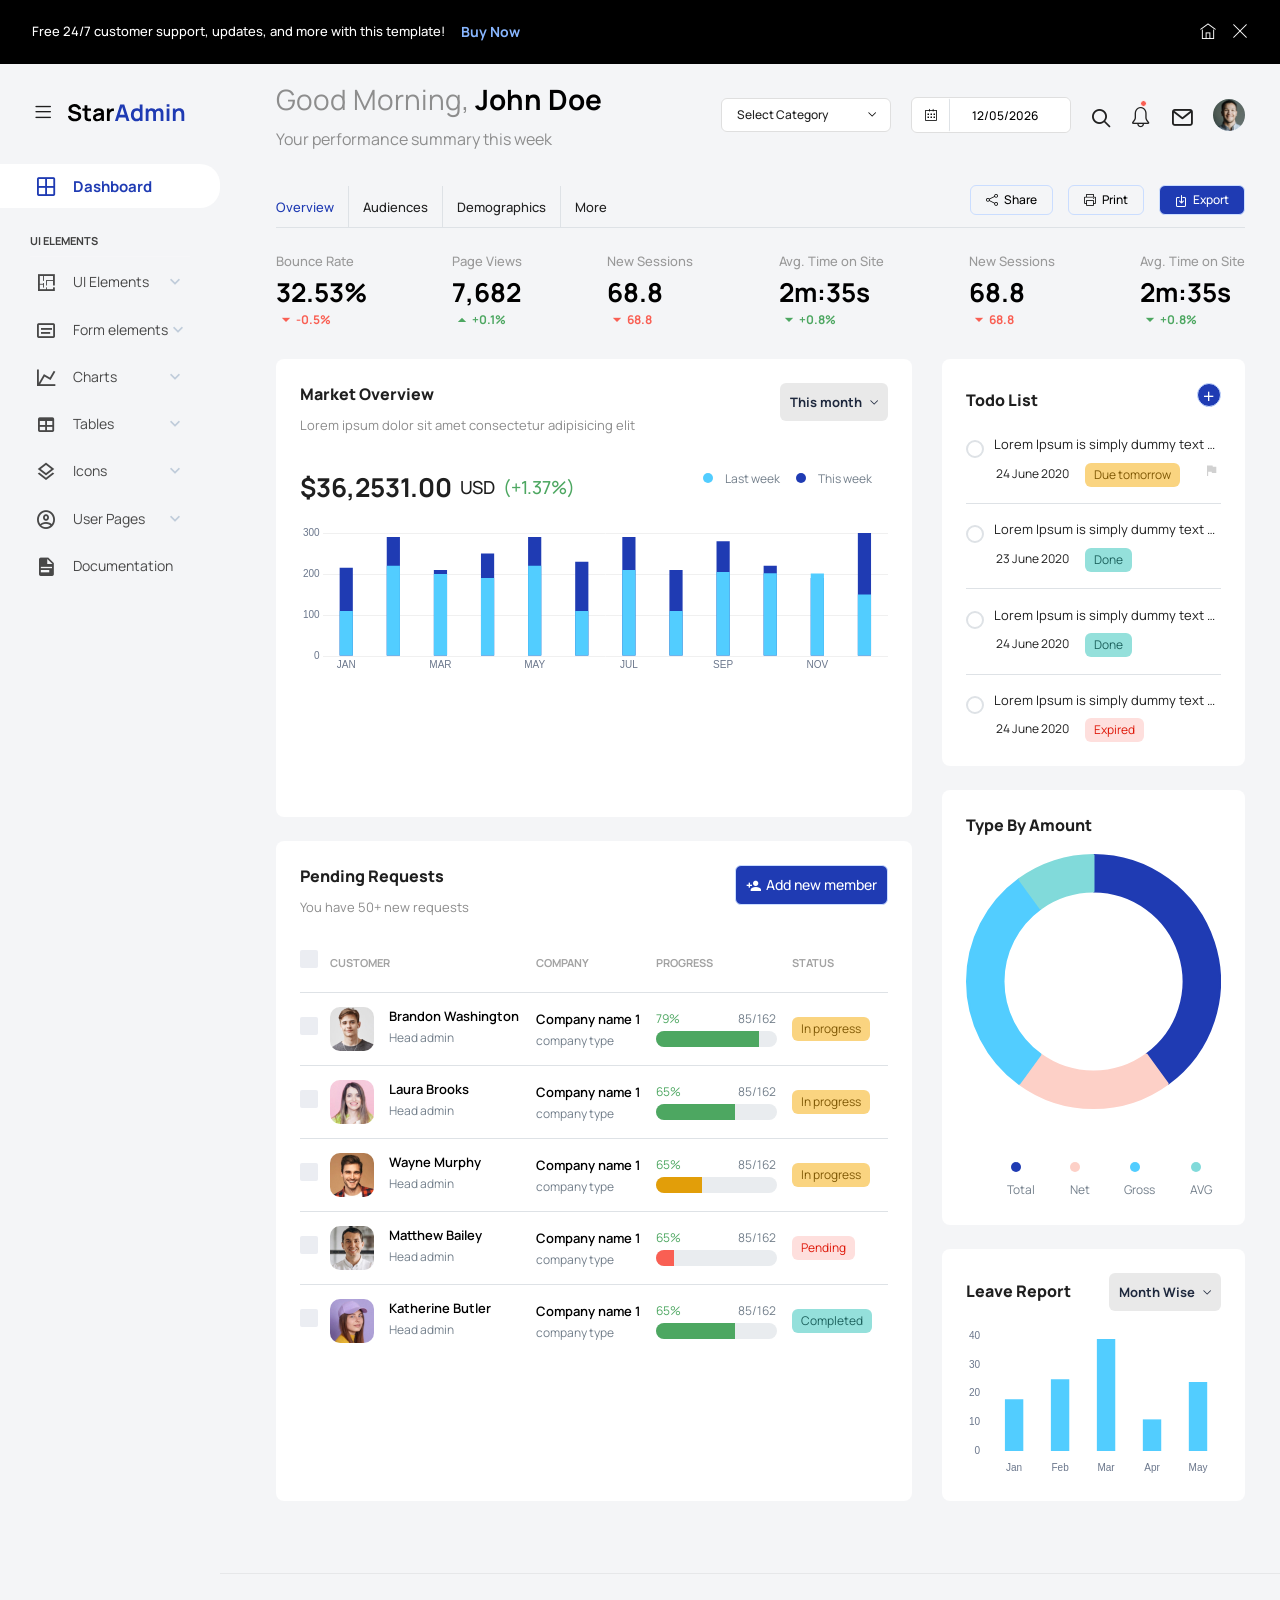
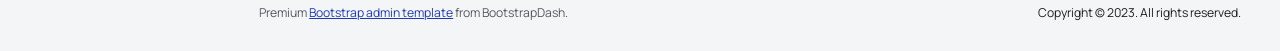
<file: staradmin-2-free/dist/index.html>
<!DOCTYPE html>
<html lang="en">
  <head>
    <!-- Required meta tags -->
    <meta charset="utf-8">
    <meta name="viewport" content="width=device-width, initial-scale=1, shrink-to-fit=no">
    <title>Star Admin2 </title>
    <!-- plugins:css -->
    <link rel="stylesheet" href="assets/vendors/feather/feather.css">
    <link rel="stylesheet" href="assets/vendors/mdi/css/materialdesignicons.min.css">
    <link rel="stylesheet" href="assets/vendors/ti-icons/css/themify-icons.css">
    <link rel="stylesheet" href="assets/vendors/font-awesome/css/font-awesome.min.css">
    <link rel="stylesheet" href="assets/vendors/typicons/typicons.css">
    <link rel="stylesheet" href="assets/vendors/simple-line-icons/css/simple-line-icons.css">
    <link rel="stylesheet" href="assets/vendors/css/vendor.bundle.base.css">
    <link rel="stylesheet" href="assets/vendors/bootstrap-datepicker/bootstrap-datepicker.min.css">
    <!-- endinject -->
    <!-- Plugin css for this page -->
    <link rel="stylesheet" href="assets/vendors/datatables.net-bs4/dataTables.bootstrap4.css">
    <link rel="stylesheet" type="text/css" href="assets/js/select.dataTables.min.css">
    <!-- End plugin css for this page -->
    <!-- inject:css -->
    <link rel="stylesheet" href="assets/css/style.css">
    <!-- endinject -->
    <link rel="shortcut icon" href="assets/images/favicon.png" />
  </head>
  <body class="with-welcome-text">
    <div class="container-scroller">
      <div class="row p-0 m-0 proBanner" id="proBanner">
        <div class="col-md-12 p-0 m-0">
          <div class="card-body card-body-padding px-3 d-flex align-items-center justify-content-between">
            <div class="ps-lg-3">
              <div class="d-flex align-items-center justify-content-between">
                <p class="mb-0 fw-medium me-3 buy-now-text">Free 24/7 customer support, updates, and more with this template!</p>
                <a href="https://www.bootstrapdash.com/product/star-admin-pro/" target="_blank" class="btn me-2 buy-now-btn border-0">Buy Now</a>
              </div>
            </div>
            <div class="d-flex align-items-center justify-content-between">
              <a href="https://www.bootstrapdash.com/product/star-admin-pro/"><i class="ti-home me-3 text-white"></i></a>
              <button id="bannerClose" class="btn border-0 p-0">
                <i class="ti-close text-white"></i>
              </button>
            </div>
          </div>
        </div>
      </div>
      <!-- partial:partials/_navbar.html -->
      <nav class="navbar default-layout col-lg-12 col-12 p-0 fixed-top d-flex align-items-top flex-row">
        <div class="text-center navbar-brand-wrapper d-flex align-items-center justify-content-start">
          <div class="me-3">
            <button class="navbar-toggler navbar-toggler align-self-center" type="button" data-bs-toggle="minimize">
              <span class="icon-menu"></span>
            </button>
          </div>
          <div>
            <a class="navbar-brand brand-logo" href="index.html">
              <img src="assets/images/logo.svg" alt="logo" />
            </a>
            <a class="navbar-brand brand-logo-mini" href="index.html">
              <img src="assets/images/logo-mini.svg" alt="logo" />
            </a>
          </div>
        </div>
        <div class="navbar-menu-wrapper d-flex align-items-top">
          <ul class="navbar-nav">
            <li class="nav-item fw-semibold d-none d-lg-block ms-0">
              <h1 class="welcome-text">Good Morning, <span class="text-black fw-bold">John Doe</span></h1>
              <h3 class="welcome-sub-text">Your performance summary this week </h3>
            </li>
          </ul>
          <ul class="navbar-nav ms-auto">
            <li class="nav-item dropdown d-none d-lg-block">
              <a class="nav-link dropdown-bordered dropdown-toggle dropdown-toggle-split" id="messageDropdown" href="#" data-bs-toggle="dropdown" aria-expanded="false"> Select Category </a>
              <div class="dropdown-menu dropdown-menu-right navbar-dropdown preview-list pb-0" aria-labelledby="messageDropdown">
                <a class="dropdown-item py-3">
                  <p class="mb-0 fw-medium float-start">Select category</p>
                </a>
                <div class="dropdown-divider"></div>
                <a class="dropdown-item preview-item">
                  <div class="preview-item-content flex-grow py-2">
                    <p class="preview-subject ellipsis fw-medium text-dark">Bootstrap Bundle </p>
                    <p class="fw-light small-text mb-0">This is a Bundle featuring 16 unique dashboards</p>
                  </div>
                </a>
                <a class="dropdown-item preview-item">
                  <div class="preview-item-content flex-grow py-2">
                    <p class="preview-subject ellipsis fw-medium text-dark">Angular Bundle</p>
                    <p class="fw-light small-text mb-0">Everything you’ll ever need for your Angular projects</p>
                  </div>
                </a>
                <a class="dropdown-item preview-item">
                  <div class="preview-item-content flex-grow py-2">
                    <p class="preview-subject ellipsis fw-medium text-dark">VUE Bundle</p>
                    <p class="fw-light small-text mb-0">Bundle of 6 Premium Vue Admin Dashboard</p>
                  </div>
                </a>
                <a class="dropdown-item preview-item">
                  <div class="preview-item-content flex-grow py-2">
                    <p class="preview-subject ellipsis fw-medium text-dark">React Bundle</p>
                    <p class="fw-light small-text mb-0">Bundle of 8 Premium React Admin Dashboard</p>
                  </div>
                </a>
              </div>
            </li>
            <li class="nav-item d-none d-lg-block">
              <div id="datepicker-popup" class="input-group date datepicker navbar-date-picker">
                <span class="input-group-addon input-group-prepend border-right">
                  <span class="icon-calendar input-group-text calendar-icon"></span>
                </span>
                <input type="text" class="form-control">
              </div>
            </li>
            <li class="nav-item">
              <form class="search-form" action="#">
                <i class="icon-search"></i>
                <input type="search" class="form-control" placeholder="Search Here" title="Search here">
              </form>
            </li>
            <li class="nav-item dropdown">
              <a class="nav-link count-indicator" id="notificationDropdown" href="#" data-bs-toggle="dropdown">
                <i class="icon-bell"></i>
                <span class="count"></span>
              </a>
              <div class="dropdown-menu dropdown-menu-right navbar-dropdown preview-list pb-0" aria-labelledby="notificationDropdown">
                <a class="dropdown-item py-3 border-bottom">
                  <p class="mb-0 fw-medium float-start">You have 4 new notifications </p>
                  <span class="badge badge-pill badge-primary float-end">View all</span>
                </a>
                <a class="dropdown-item preview-item py-3">
                  <div class="preview-thumbnail">
                    <i class="mdi mdi-alert m-auto text-primary"></i>
                  </div>
                  <div class="preview-item-content">
                    <h6 class="preview-subject fw-normal text-dark mb-1">Application Error</h6>
                    <p class="fw-light small-text mb-0"> Just now </p>
                  </div>
                </a>
                <a class="dropdown-item preview-item py-3">
                  <div class="preview-thumbnail">
                    <i class="mdi mdi-lock-outline m-auto text-primary"></i>
                  </div>
                  <div class="preview-item-content">
                    <h6 class="preview-subject fw-normal text-dark mb-1">Settings</h6>
                    <p class="fw-light small-text mb-0"> Private message </p>
                  </div>
                </a>
                <a class="dropdown-item preview-item py-3">
                  <div class="preview-thumbnail">
                    <i class="mdi mdi-airballoon m-auto text-primary"></i>
                  </div>
                  <div class="preview-item-content">
                    <h6 class="preview-subject fw-normal text-dark mb-1">New user registration</h6>
                    <p class="fw-light small-text mb-0"> 2 days ago </p>
                  </div>
                </a>
              </div>
            </li>
            <li class="nav-item dropdown">
              <a class="nav-link count-indicator" id="countDropdown" href="#" data-bs-toggle="dropdown" aria-expanded="false">
                <i class="icon-mail icon-lg"></i>
              </a>
              <div class="dropdown-menu dropdown-menu-right navbar-dropdown preview-list pb-0" aria-labelledby="countDropdown">
                <a class="dropdown-item py-3">
                  <p class="mb-0 fw-medium float-start">You have 7 unread mails </p>
                  <span class="badge badge-pill badge-primary float-end">View all</span>
                </a>
                <div class="dropdown-divider"></div>
                <a class="dropdown-item preview-item">
                  <div class="preview-thumbnail">
                    <img src="assets/images/faces/face10.jpg" alt="image" class="img-sm profile-pic">
                  </div>
                  <div class="preview-item-content flex-grow py-2">
                    <p class="preview-subject ellipsis fw-medium text-dark">Marian Garner </p>
                    <p class="fw-light small-text mb-0"> The meeting is cancelled </p>
                  </div>
                </a>
                <a class="dropdown-item preview-item">
                  <div class="preview-thumbnail">
                    <img src="assets/images/faces/face12.jpg" alt="image" class="img-sm profile-pic">
                  </div>
                  <div class="preview-item-content flex-grow py-2">
                    <p class="preview-subject ellipsis fw-medium text-dark">David Grey </p>
                    <p class="fw-light small-text mb-0"> The meeting is cancelled </p>
                  </div>
                </a>
                <a class="dropdown-item preview-item">
                  <div class="preview-thumbnail">
                    <img src="assets/images/faces/face1.jpg" alt="image" class="img-sm profile-pic">
                  </div>
                  <div class="preview-item-content flex-grow py-2">
                    <p class="preview-subject ellipsis fw-medium text-dark">Travis Jenkins </p>
                    <p class="fw-light small-text mb-0"> The meeting is cancelled </p>
                  </div>
                </a>
              </div>
            </li>
            <li class="nav-item dropdown d-none d-lg-block user-dropdown">
              <a class="nav-link" id="UserDropdown" href="#" data-bs-toggle="dropdown" aria-expanded="false">
                <img class="img-xs rounded-circle" src="assets/images/faces/face8.jpg" alt="Profile image"> </a>
              <div class="dropdown-menu dropdown-menu-right navbar-dropdown" aria-labelledby="UserDropdown">
                <div class="dropdown-header text-center">
                  <img class="img-md rounded-circle" src="assets/images/faces/face8.jpg" alt="Profile image">
                  <p class="mb-1 mt-3 fw-semibold">Allen Moreno</p>
                  <p class="fw-light text-muted mb-0">allenmoreno@gmail.com</p>
                </div>
                <a class="dropdown-item"><i class="dropdown-item-icon mdi mdi-account-outline text-primary me-2"></i> My Profile <span class="badge badge-pill badge-danger">1</span></a>
                <a class="dropdown-item"><i class="dropdown-item-icon mdi mdi-message-text-outline text-primary me-2"></i> Messages</a>
                <a class="dropdown-item"><i class="dropdown-item-icon mdi mdi-calendar-check-outline text-primary me-2"></i> Activity</a>
                <a class="dropdown-item"><i class="dropdown-item-icon mdi mdi-help-circle-outline text-primary me-2"></i> FAQ</a>
                <a class="dropdown-item"><i class="dropdown-item-icon mdi mdi-power text-primary me-2"></i>Sign Out</a>
              </div>
            </li>
          </ul>
          <button class="navbar-toggler navbar-toggler-right d-lg-none align-self-center" type="button" data-bs-toggle="offcanvas">
            <span class="mdi mdi-menu"></span>
          </button>
        </div>
      </nav>
      <!-- partial -->
      <div class="container-fluid page-body-wrapper">
        <!-- partial:partials/_sidebar.html -->
        <nav class="sidebar sidebar-offcanvas" id="sidebar">
          <ul class="nav">
            <li class="nav-item">
              <a class="nav-link" href="index.html">
                <i class="mdi mdi-grid-large menu-icon"></i>
                <span class="menu-title">Dashboard</span>
              </a>
            </li>
            <li class="nav-item nav-category">UI Elements</li>
            <li class="nav-item">
              <a class="nav-link" data-bs-toggle="collapse" href="#ui-basic" aria-expanded="false" aria-controls="ui-basic">
                <i class="menu-icon mdi mdi-floor-plan"></i>
                <span class="menu-title">UI Elements</span>
                <i class="menu-arrow"></i>
              </a>
              <div class="collapse" id="ui-basic">
                <ul class="nav flex-column sub-menu">
                  <li class="nav-item"> <a class="nav-link" href="pages/ui-features/buttons.html">Buttons</a></li>
                  <li class="nav-item"> <a class="nav-link" href="pages/ui-features/dropdowns.html">Dropdowns</a></li>
                  <li class="nav-item"> <a class="nav-link" href="pages/ui-features/typography.html">Typography</a></li>
                </ul>
              </div>
            </li>
            <li class="nav-item">
              <a class="nav-link" data-bs-toggle="collapse" href="#form-elements" aria-expanded="false" aria-controls="form-elements">
                <i class="menu-icon mdi mdi-card-text-outline"></i>
                <span class="menu-title">Form elements</span>
                <i class="menu-arrow"></i>
              </a>
              <div class="collapse" id="form-elements">
                <ul class="nav flex-column sub-menu">
                  <li class="nav-item"><a class="nav-link" href="pages/forms/basic_elements.html">Basic Elements</a></li>
                </ul>
              </div>
            </li>
            <li class="nav-item">
              <a class="nav-link" data-bs-toggle="collapse" href="#charts" aria-expanded="false" aria-controls="charts">
                <i class="menu-icon mdi mdi-chart-line"></i>
                <span class="menu-title">Charts</span>
                <i class="menu-arrow"></i>
              </a>
              <div class="collapse" id="charts">
                <ul class="nav flex-column sub-menu">
                  <li class="nav-item"> <a class="nav-link" href="pages/charts/chartjs.html">ChartJs</a></li>
                </ul>
              </div>
            </li>
            <li class="nav-item">
              <a class="nav-link" data-bs-toggle="collapse" href="#tables" aria-expanded="false" aria-controls="tables">
                <i class="menu-icon mdi mdi-table"></i>
                <span class="menu-title">Tables</span>
                <i class="menu-arrow"></i>
              </a>
              <div class="collapse" id="tables">
                <ul class="nav flex-column sub-menu">
                  <li class="nav-item"> <a class="nav-link" href="pages/tables/basic-table.html">Basic table</a></li>
                </ul>
              </div>
            </li>
            <li class="nav-item">
              <a class="nav-link" data-bs-toggle="collapse" href="#icons" aria-expanded="false" aria-controls="icons">
                <i class="menu-icon mdi mdi-layers-outline"></i>
                <span class="menu-title">Icons</span>
                <i class="menu-arrow"></i>
              </a>
              <div class="collapse" id="icons">
                <ul class="nav flex-column sub-menu">
                  <li class="nav-item"> <a class="nav-link" href="pages/icons/font-awesome.html">Font Awesome</a></li>
                </ul>
              </div>
            </li>
            <li class="nav-item">
              <a class="nav-link" data-bs-toggle="collapse" href="#auth" aria-expanded="false" aria-controls="auth">
                <i class="menu-icon mdi mdi-account-circle-outline"></i>
                <span class="menu-title">User Pages</span>
                <i class="menu-arrow"></i>
              </a>
              <div class="collapse" id="auth">
                <ul class="nav flex-column sub-menu">
                  <li class="nav-item"> <a class="nav-link" href="pages/samples/blank-page.html"> Blank Page </a></li>
                  <li class="nav-item"> <a class="nav-link" href="pages/samples/error-404.html"> 404 </a></li>
                  <li class="nav-item"> <a class="nav-link" href="pages/samples/error-500.html"> 500 </a></li>
                  <li class="nav-item"> <a class="nav-link" href="pages/samples/login.html"> Login </a></li>
                  <li class="nav-item"> <a class="nav-link" href="pages/samples/register.html"> Register </a></li>
                </ul>
              </div>
            </li>
            <li class="nav-item">
              <a class="nav-link" href="docs/documentation.html">
                <i class="menu-icon mdi mdi-file-document"></i>
                <span class="menu-title">Documentation</span>
              </a>
            </li>
          </ul>
        </nav>
        <!-- partial -->
        <div class="main-panel">
          <div class="content-wrapper">
            <div class="row">
              <div class="col-sm-12">
                <div class="home-tab">
                  <div class="d-sm-flex align-items-center justify-content-between border-bottom">
                    <ul class="nav nav-tabs" role="tablist">
                      <li class="nav-item">
                        <a class="nav-link active ps-0" id="home-tab" data-bs-toggle="tab" href="#overview" role="tab" aria-controls="overview" aria-selected="true">Overview</a>
                      </li>
                      <li class="nav-item">
                        <a class="nav-link" id="profile-tab" data-bs-toggle="tab" href="#audiences" role="tab" aria-selected="false">Audiences</a>
                      </li>
                      <li class="nav-item">
                        <a class="nav-link" id="contact-tab" data-bs-toggle="tab" href="#demographics" role="tab" aria-selected="false">Demographics</a>
                      </li>
                      <li class="nav-item">
                        <a class="nav-link border-0" id="more-tab" data-bs-toggle="tab" href="#more" role="tab" aria-selected="false">More</a>
                      </li>
                    </ul>
                    <div>
                      <div class="btn-wrapper">
                        <a href="#" class="btn btn-otline-dark align-items-center"><i class="icon-share"></i> Share</a>
                        <a href="#" class="btn btn-otline-dark"><i class="icon-printer"></i> Print</a>
                        <a href="#" class="btn btn-primary text-white me-0"><i class="icon-download"></i> Export</a>
                      </div>
                    </div>
                  </div>
                  <div class="tab-content tab-content-basic">
                    <div class="tab-pane fade show active" id="overview" role="tabpanel" aria-labelledby="overview">
                      <div class="row">
                        <div class="col-sm-12">
                          <div class="statistics-details d-flex align-items-center justify-content-between">
                            <div>
                              <p class="statistics-title">Bounce Rate</p>
                              <h3 class="rate-percentage">32.53%</h3>
                              <p class="text-danger d-flex"><i class="mdi mdi-menu-down"></i><span>-0.5%</span></p>
                            </div>
                            <div>
                              <p class="statistics-title">Page Views</p>
                              <h3 class="rate-percentage">7,682</h3>
                              <p class="text-success d-flex"><i class="mdi mdi-menu-up"></i><span>+0.1%</span></p>
                            </div>
                            <div>
                              <p class="statistics-title">New Sessions</p>
                              <h3 class="rate-percentage">68.8</h3>
                              <p class="text-danger d-flex"><i class="mdi mdi-menu-down"></i><span>68.8</span></p>
                            </div>
                            <div class="d-none d-md-block">
                              <p class="statistics-title">Avg. Time on Site</p>
                              <h3 class="rate-percentage">2m:35s</h3>
                              <p class="text-success d-flex"><i class="mdi mdi-menu-down"></i><span>+0.8%</span></p>
                            </div>
                            <div class="d-none d-md-block">
                              <p class="statistics-title">New Sessions</p>
                              <h3 class="rate-percentage">68.8</h3>
                              <p class="text-danger d-flex"><i class="mdi mdi-menu-down"></i><span>68.8</span></p>
                            </div>
                            <div class="d-none d-md-block">
                              <p class="statistics-title">Avg. Time on Site</p>
                              <h3 class="rate-percentage">2m:35s</h3>
                              <p class="text-success d-flex"><i class="mdi mdi-menu-down"></i><span>+0.8%</span></p>
                            </div>
                          </div>
                        </div>
                      </div>
                      <div class="row">
                        <div class="col-lg-8 d-flex flex-column">
                          <div class="row flex-grow">
                            <div class="col-12 grid-margin stretch-card">
                              <div class="card card-rounded">
                                <div class="card-body">
                                  <div class="d-sm-flex justify-content-between align-items-start">
                                    <div>
                                      <h4 class="card-title card-title-dash">Market Overview</h4>
                                      <p class="card-subtitle card-subtitle-dash">Lorem ipsum dolor sit amet consectetur adipisicing elit</p>
                                    </div>
                                    <div>
                                      <div class="dropdown">
                                        <button class="btn btn-light dropdown-toggle toggle-dark btn-lg mb-0 me-0" type="button" id="dropdownMenuButton2" data-bs-toggle="dropdown" aria-haspopup="true" aria-expanded="false"> This month </button>
                                        <div class="dropdown-menu" aria-labelledby="dropdownMenuButton2">
                                          <h6 class="dropdown-header">Settings</h6>
                                          <a class="dropdown-item" href="#">Action</a>
                                          <a class="dropdown-item" href="#">Another action</a>
                                          <a class="dropdown-item" href="#">Something else here</a>
                                          <div class="dropdown-divider"></div>
                                          <a class="dropdown-item" href="#">Separated link</a>
                                        </div>
                                      </div>
                                    </div>
                                  </div>
                                  <div class="d-sm-flex align-items-center mt-1 justify-content-between">
                                    <div class="d-sm-flex align-items-center mt-4 justify-content-between">
                                      <h2 class="me-2 fw-bold">$36,2531.00</h2>
                                      <h4 class="me-2">USD</h4>
                                      <h4 class="text-success">(+1.37%)</h4>
                                    </div>
                                    <div class="me-3">
                                      <div id="marketingOverview-legend"></div>
                                    </div>
                                  </div>
                                  <div class="chartjs-bar-wrapper mt-3">
                                    <canvas id="marketingOverview"></canvas>
                                  </div>
                                </div>
                              </div>
                            </div>
                          </div>
                          <div class="row flex-grow">
                            <div class="col-12 grid-margin stretch-card">
                              <div class="card card-rounded">
                                <div class="card-body">
                                  <div class="d-sm-flex justify-content-between align-items-start">
                                    <div>
                                      <h4 class="card-title card-title-dash">Pending Requests</h4>
                                      <p class="card-subtitle card-subtitle-dash">You have 50+ new requests</p>
                                    </div>
                                    <div>
                                      <button class="btn btn-primary btn-lg text-white mb-0 me-0" type="button"><i class="mdi mdi-account-plus"></i>Add new member</button>
                                    </div>
                                  </div>
                                  <div class="table-responsive  mt-1">
                                    <table class="table select-table">
                                      <thead>
                                        <tr>
                                          <th>
                                            <div class="form-check form-check-flat mt-0">
                                              <label class="form-check-label">
                                                <input type="checkbox" class="form-check-input" aria-checked="false" id="check-all"><i class="input-helper"></i></label>
                                            </div>
                                          </th>
                                          <th>Customer</th>
                                          <th>Company</th>
                                          <th>Progress</th>
                                          <th>Status</th>
                                        </tr>
                                      </thead>
                                      <tbody>
                                        <tr>
                                          <td>
                                            <div class="form-check form-check-flat mt-0">
                                              <label class="form-check-label">
                                                <input type="checkbox" class="form-check-input" aria-checked="false"><i class="input-helper"></i></label>
                                            </div>
                                          </td>
                                          <td>
                                            <div class="d-flex ">
                                              <img src="assets/images/faces/face1.jpg" alt="">
                                              <div>
                                                <h6>Brandon Washington</h6>
                                                <p>Head admin</p>
                                              </div>
                                            </div>
                                          </td>
                                          <td>
                                            <h6>Company name 1</h6>
                                            <p>company type</p>
                                          </td>
                                          <td>
                                            <div>
                                              <div class="d-flex justify-content-between align-items-center mb-1 max-width-progress-wrap">
                                                <p class="text-success">79%</p>
                                                <p>85/162</p>
                                              </div>
                                              <div class="progress progress-md">
                                                <div class="progress-bar bg-success" role="progressbar" style="width: 85%" aria-valuenow="25" aria-valuemin="0" aria-valuemax="100"></div>
                                              </div>
                                            </div>
                                          </td>
                                          <td>
                                            <div class="badge badge-opacity-warning">In progress</div>
                                          </td>
                                        </tr>
                                        <tr>
                                          <td>
                                            <div class="form-check form-check-flat mt-0">
                                              <label class="form-check-label">
                                                <input type="checkbox" class="form-check-input" aria-checked="false"><i class="input-helper"></i></label>
                                            </div>
                                          </td>
                                          <td>
                                            <div class="d-flex">
                                              <img src="assets/images/faces/face2.jpg" alt="">
                                              <div>
                                                <h6>Laura Brooks</h6>
                                                <p>Head admin</p>
                                              </div>
                                            </div>
                                          </td>
                                          <td>
                                            <h6>Company name 1</h6>
                                            <p>company type</p>
                                          </td>
                                          <td>
                                            <div>
                                              <div class="d-flex justify-content-between align-items-center mb-1 max-width-progress-wrap">
                                                <p class="text-success">65%</p>
                                                <p>85/162</p>
                                              </div>
                                              <div class="progress progress-md">
                                                <div class="progress-bar bg-success" role="progressbar" style="width: 65%" aria-valuenow="65" aria-valuemin="0" aria-valuemax="100"></div>
                                              </div>
                                            </div>
                                          </td>
                                          <td>
                                            <div class="badge badge-opacity-warning">In progress</div>
                                          </td>
                                        </tr>
                                        <tr>
                                          <td>
                                            <div class="form-check form-check-flat mt-0">
                                              <label class="form-check-label">
                                                <input type="checkbox" class="form-check-input" aria-checked="false"><i class="input-helper"></i></label>
                                            </div>
                                          </td>
                                          <td>
                                            <div class="d-flex">
                                              <img src="assets/images/faces/face3.jpg" alt="">
                                              <div>
                                                <h6>Wayne Murphy</h6>
                                                <p>Head admin</p>
                                              </div>
                                            </div>
                                          </td>
                                          <td>
                                            <h6>Company name 1</h6>
                                            <p>company type</p>
                                          </td>
                                          <td>
                                            <div>
                                              <div class="d-flex justify-content-between align-items-center mb-1 max-width-progress-wrap">
                                                <p class="text-success">65%</p>
                                                <p>85/162</p>
                                              </div>
                                              <div class="progress progress-md">
                                                <div class="progress-bar bg-warning" role="progressbar" style="width: 38%" aria-valuenow="38" aria-valuemin="0" aria-valuemax="100"></div>
                                              </div>
                                            </div>
                                          </td>
                                          <td>
                                            <div class="badge badge-opacity-warning">In progress</div>
                                          </td>
                                        </tr>
                                        <tr>
                                          <td>
                                            <div class="form-check form-check-flat mt-0">
                                              <label class="form-check-label">
                                                <input type="checkbox" class="form-check-input" aria-checked="false"><i class="input-helper"></i></label>
                                            </div>
                                          </td>
                                          <td>
                                            <div class="d-flex">
                                              <img src="assets/images/faces/face4.jpg" alt="">
                                              <div>
                                                <h6>Matthew Bailey</h6>
                                                <p>Head admin</p>
                                              </div>
                                            </div>
                                          </td>
                                          <td>
                                            <h6>Company name 1</h6>
                                            <p>company type</p>
                                          </td>
                                          <td>
                                            <div>
                                              <div class="d-flex justify-content-between align-items-center mb-1 max-width-progress-wrap">
                                                <p class="text-success">65%</p>
                                                <p>85/162</p>
                                              </div>
                                              <div class="progress progress-md">
                                                <div class="progress-bar bg-danger" role="progressbar" style="width: 15%" aria-valuenow="15" aria-valuemin="0" aria-valuemax="100"></div>
                                              </div>
                                            </div>
                                          </td>
                                          <td>
                                            <div class="badge badge-opacity-danger">Pending</div>
                                          </td>
                                        </tr>
                                        <tr>
                                          <td>
                                            <div class="form-check form-check-flat mt-0">
                                              <label class="form-check-label">
                                                <input type="checkbox" class="form-check-input" aria-checked="false"><i class="input-helper"></i></label>
                                            </div>
                                          </td>
                                          <td>
                                            <div class="d-flex">
                                              <img src="assets/images/faces/face5.jpg" alt="">
                                              <div>
                                                <h6>Katherine Butler</h6>
                                                <p>Head admin</p>
                                              </div>
                                            </div>
                                          </td>
                                          <td>
                                            <h6>Company name 1</h6>
                                            <p>company type</p>
                                          </td>
                                          <td>
                                            <div>
                                              <div class="d-flex justify-content-between align-items-center mb-1 max-width-progress-wrap">
                                                <p class="text-success">65%</p>
                                                <p>85/162</p>
                                              </div>
                                              <div class="progress progress-md">
                                                <div class="progress-bar bg-success" role="progressbar" style="width: 65%" aria-valuenow="65" aria-valuemin="0" aria-valuemax="100"></div>
                                              </div>
                                            </div>
                                          </td>
                                          <td>
                                            <div class="badge badge-opacity-success">Completed</div>
                                          </td>
                                        </tr>
                                      </tbody>
                                    </table>
                                  </div>
                                </div>
                              </div>
                            </div>
                          </div>
                        </div>
                        <div class="col-lg-4 d-flex flex-column">
                          <div class="row flex-grow">
                            <div class="col-12 grid-margin stretch-card">
                              <div class="card card-rounded">
                                <div class="card-body">
                                  <div class="row">
                                    <div class="col-lg-12">
                                      <div class="d-flex justify-content-between align-items-center">
                                        <h4 class="card-title card-title-dash">Todo list</h4>
                                        <div class="add-items d-flex mb-0">
                                          <!-- <input type="text" class="form-control todo-list-input" placeholder="What do you need to do today?"> -->
                                          <button class="add btn btn-icons btn-rounded btn-primary todo-list-add-btn text-white me-0 pl-12p"><i class="mdi mdi-plus"></i></button>
                                        </div>
                                      </div>
                                      <div class="list-wrapper">
                                        <ul class="todo-list todo-list-rounded">
                                          <li class="d-block">
                                            <div class="form-check w-100">
                                              <label class="form-check-label">
                                                <input class="checkbox" type="checkbox"> Lorem Ipsum is simply dummy text of the printing <i class="input-helper rounded"></i>
                                              </label>
                                              <div class="d-flex mt-2">
                                                <div class="ps-4 text-small me-3">24 June 2020</div>
                                                <div class="badge badge-opacity-warning me-3">Due tomorrow</div>
                                                <i class="mdi mdi-flag ms-2 flag-color"></i>
                                              </div>
                                            </div>
                                          </li>
                                          <li class="d-block">
                                            <div class="form-check w-100">
                                              <label class="form-check-label">
                                                <input class="checkbox" type="checkbox"> Lorem Ipsum is simply dummy text of the printing <i class="input-helper rounded"></i>
                                              </label>
                                              <div class="d-flex mt-2">
                                                <div class="ps-4 text-small me-3">23 June 2020</div>
                                                <div class="badge badge-opacity-success me-3">Done</div>
                                              </div>
                                            </div>
                                          </li>
                                          <li>
                                            <div class="form-check w-100">
                                              <label class="form-check-label">
                                                <input class="checkbox" type="checkbox"> Lorem Ipsum is simply dummy text of the printing <i class="input-helper rounded"></i>
                                              </label>
                                              <div class="d-flex mt-2">
                                                <div class="ps-4 text-small me-3">24 June 2020</div>
                                                <div class="badge badge-opacity-success me-3">Done</div>
                                              </div>
                                            </div>
                                          </li>
                                          <li class="border-bottom-0">
                                            <div class="form-check w-100">
                                              <label class="form-check-label">
                                                <input class="checkbox" type="checkbox"> Lorem Ipsum is simply dummy text of the printing <i class="input-helper rounded"></i>
                                              </label>
                                              <div class="d-flex mt-2">
                                                <div class="ps-4 text-small me-3">24 June 2020</div>
                                                <div class="badge badge-opacity-danger me-3">Expired</div>
                                              </div>
                                            </div>
                                          </li>
                                        </ul>
                                      </div>
                                    </div>
                                  </div>
                                </div>
                              </div>
                            </div>
                          </div>
                          <div class="row flex-grow">
                            <div class="col-12 grid-margin stretch-card">
                              <div class="card card-rounded">
                                <div class="card-body">
                                  <div class="row">
                                    <div class="col-lg-12">
                                      <div class="d-flex justify-content-between align-items-center mb-3">
                                        <h4 class="card-title card-title-dash">Type By Amount</h4>
                                      </div>
                                      <div>
                                        <canvas class="my-auto" id="doughnutChart"></canvas>
                                      </div>
                                      <div id="doughnutChart-legend" class="mt-5 text-center"></div>
                                    </div>
                                  </div>
                                </div>
                              </div>
                            </div>
                          </div>
                          <div class="row flex-grow">
                            <div class="col-12 grid-margin stretch-card">
                              <div class="card card-rounded">
                                <div class="card-body">
                                  <div class="row">
                                    <div class="col-lg-12">
                                      <div class="d-flex justify-content-between align-items-center mb-3">
                                        <div>
                                          <h4 class="card-title card-title-dash">Leave Report</h4>
                                        </div>
                                        <div>
                                          <div class="dropdown">
                                            <button class="btn btn-light dropdown-toggle toggle-dark btn-lg mb-0 me-0" type="button" id="dropdownMenuButton3" data-bs-toggle="dropdown" aria-haspopup="true" aria-expanded="false"> Month Wise </button>
                                            <div class="dropdown-menu" aria-labelledby="dropdownMenuButton3">
                                              <h6 class="dropdown-header">week Wise</h6>
                                              <a class="dropdown-item" href="#">Year Wise</a>
                                            </div>
                                          </div>
                                        </div>
                                      </div>
                                      <div class="mt-3">
                                        <canvas id="leaveReport"></canvas>
                                      </div>
                                    </div>
                                  </div>
                                </div>
                              </div>
                            </div>
                          </div>
                          <div class="row flex-grow">
                          </div>
                        </div>
                      </div>
                    </div>
                  </div>
                </div>
              </div>
            </div>
          </div>
          <!-- content-wrapper ends -->
          <!-- partial:partials/_footer.html -->
          <footer class="footer">
            <div class="d-sm-flex justify-content-center justify-content-sm-between">
              <span class="text-muted text-center text-sm-left d-block d-sm-inline-block">Premium <a href="https://www.bootstrapdash.com/" target="_blank">Bootstrap admin template</a> from BootstrapDash.</span>
              <span class="float-none float-sm-end d-block mt-1 mt-sm-0 text-center">Copyright © 2023. All rights reserved.</span>
            </div>
          </footer>
          <!-- partial -->
        </div>
        <!-- main-panel ends -->
      </div>
      <!-- page-body-wrapper ends -->
    </div>
    <!-- container-scroller -->
    <!-- plugins:js -->
    <script src="assets/vendors/js/vendor.bundle.base.js"></script>
    <script src="assets/vendors/bootstrap-datepicker/bootstrap-datepicker.min.js"></script>
    <!-- endinject -->
    <!-- Plugin js for this page -->
    <script src="assets/vendors/chart.js/chart.umd.js"></script>
    <script src="assets/vendors/progressbar.js/progressbar.min.js"></script>
    <!-- End plugin js for this page -->
    <!-- inject:js -->
    <script src="assets/js/off-canvas.js"></script>
    <script src="assets/js/template.js"></script>
    <script src="assets/js/settings.js"></script>
    <script src="assets/js/hoverable-collapse.js"></script>
    <script src="assets/js/todolist.js"></script>
    <!-- endinject -->
    <!-- Custom js for this page-->
    <script src="assets/js/jquery.cookie.js" type="text/javascript"></script>
    <script src="assets/js/dashboard.js"></script>
    <!-- <script src="assets/js/Chart.roundedBarCharts.js"></script> -->
    <!-- End custom js for this page-->
  </body>
</html>
</file>
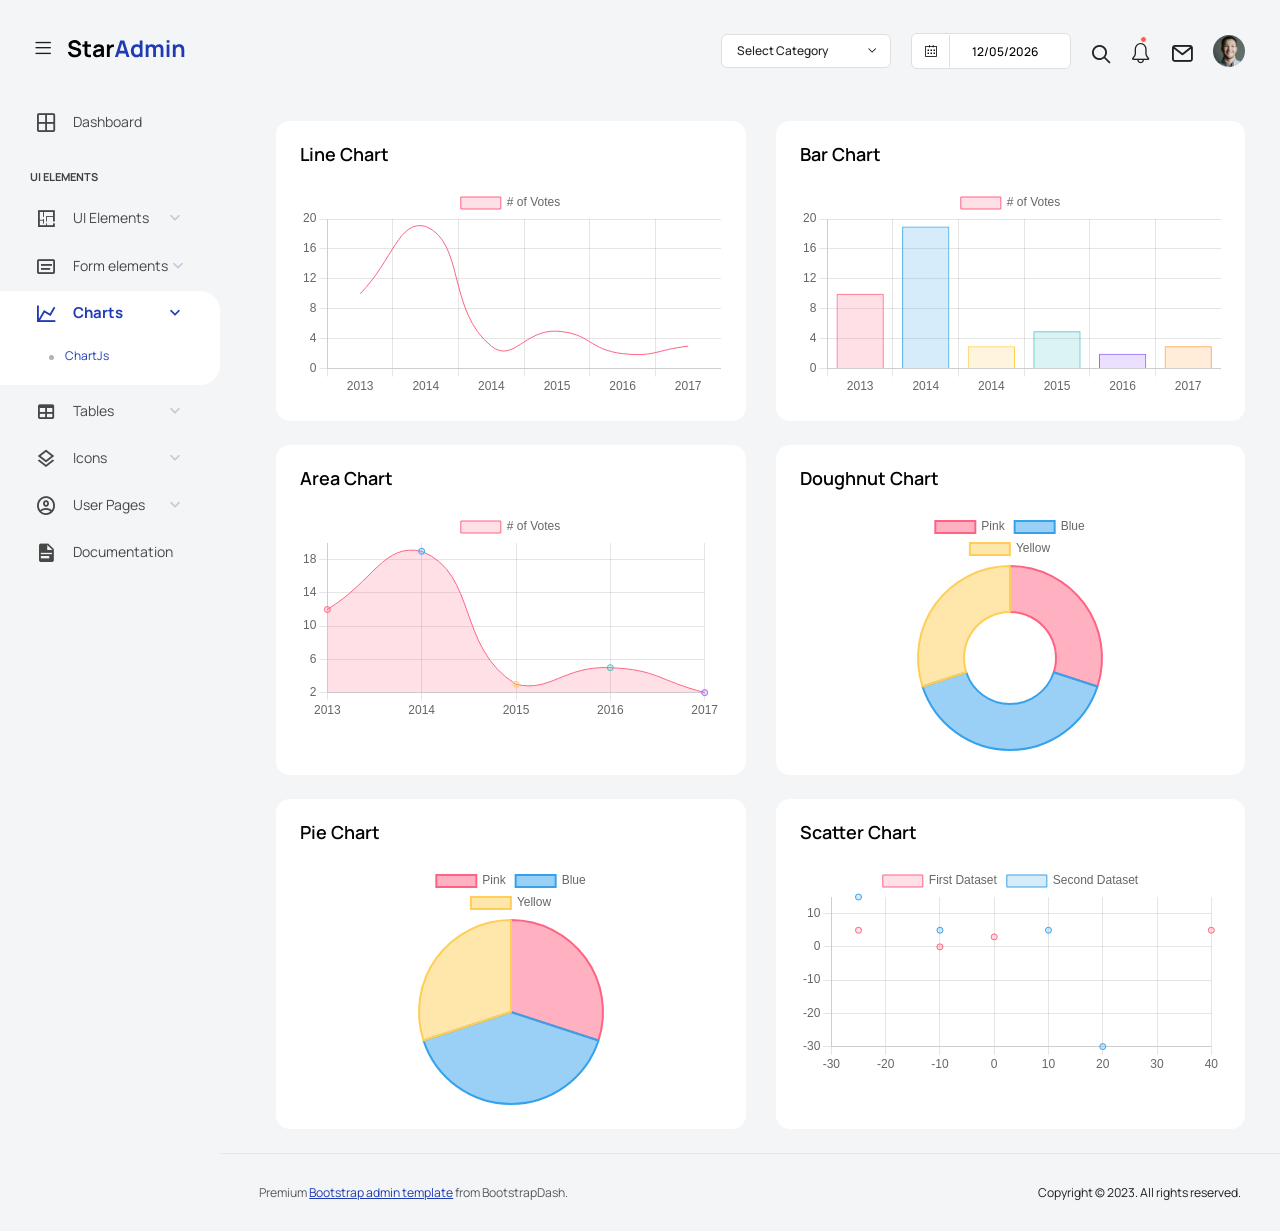
<file: staradmin-2-free/dist/pages/charts/chartjs.html>
<!DOCTYPE html>
<html lang="en">
  <head>
    <!-- Required meta tags -->
    <meta charset="utf-8">
    <meta name="viewport" content="width=device-width, initial-scale=1, shrink-to-fit=no">
    <title>Star Admin2 </title>
    <!-- plugins:css -->
    <link rel="stylesheet" href="../../assets/vendors/feather/feather.css">
    <link rel="stylesheet" href="../../assets/vendors/mdi/css/materialdesignicons.min.css">
    <link rel="stylesheet" href="../../assets/vendors/ti-icons/css/themify-icons.css">
    <link rel="stylesheet" href="../../assets/vendors/font-awesome/css/font-awesome.min.css">
    <link rel="stylesheet" href="../../assets/vendors/typicons/typicons.css">
    <link rel="stylesheet" href="../../assets/vendors/simple-line-icons/css/simple-line-icons.css">
    <link rel="stylesheet" href="../../assets/vendors/css/vendor.bundle.base.css">
    <link rel="stylesheet" href="../../assets/vendors/bootstrap-datepicker/bootstrap-datepicker.min.css">
    <!-- endinject -->
    <!-- Plugin css for this page -->
    <!-- End plugin css for this page -->
    <!-- inject:css -->
    <link rel="stylesheet" href="../../assets/css/style.css">
    <!-- endinject -->
    <link rel="shortcut icon" href="../../assets/images/favicon.png" />
  </head>
  <body>
    <div class="container-scroller">
      <!-- partial:../../partials/_navbar.html -->
      <nav class="navbar default-layout col-lg-12 col-12 p-0 fixed-top d-flex align-items-top flex-row">
        <div class="text-center navbar-brand-wrapper d-flex align-items-center justify-content-start">
          <div class="me-3">
            <button class="navbar-toggler navbar-toggler align-self-center" type="button" data-bs-toggle="minimize">
              <span class="icon-menu"></span>
            </button>
          </div>
          <div>
            <a class="navbar-brand brand-logo" href="../../index.html">
              <img src="../../assets/images/logo.svg" alt="logo" />
            </a>
            <a class="navbar-brand brand-logo-mini" href="../../index.html">
              <img src="../../assets/images/logo-mini.svg" alt="logo" />
            </a>
          </div>
        </div>
        <div class="navbar-menu-wrapper d-flex align-items-top">
          <ul class="navbar-nav">
            <li class="nav-item fw-semibold d-none d-lg-block ms-0">
              <h1 class="welcome-text">Good Morning, <span class="text-black fw-bold">John Doe</span></h1>
              <h3 class="welcome-sub-text">Your performance summary this week </h3>
            </li>
          </ul>
          <ul class="navbar-nav ms-auto">
            <li class="nav-item dropdown d-none d-lg-block">
              <a class="nav-link dropdown-bordered dropdown-toggle dropdown-toggle-split" id="messageDropdown" href="#" data-bs-toggle="dropdown" aria-expanded="false"> Select Category </a>
              <div class="dropdown-menu dropdown-menu-right navbar-dropdown preview-list pb-0" aria-labelledby="messageDropdown">
                <a class="dropdown-item py-3">
                  <p class="mb-0 fw-medium float-start">Select category</p>
                </a>
                <div class="dropdown-divider"></div>
                <a class="dropdown-item preview-item">
                  <div class="preview-item-content flex-grow py-2">
                    <p class="preview-subject ellipsis fw-medium text-dark">Bootstrap Bundle </p>
                    <p class="fw-light small-text mb-0">This is a Bundle featuring 16 unique dashboards</p>
                  </div>
                </a>
                <a class="dropdown-item preview-item">
                  <div class="preview-item-content flex-grow py-2">
                    <p class="preview-subject ellipsis fw-medium text-dark">Angular Bundle</p>
                    <p class="fw-light small-text mb-0">Everything you’ll ever need for your Angular projects</p>
                  </div>
                </a>
                <a class="dropdown-item preview-item">
                  <div class="preview-item-content flex-grow py-2">
                    <p class="preview-subject ellipsis fw-medium text-dark">VUE Bundle</p>
                    <p class="fw-light small-text mb-0">Bundle of 6 Premium Vue Admin Dashboard</p>
                  </div>
                </a>
                <a class="dropdown-item preview-item">
                  <div class="preview-item-content flex-grow py-2">
                    <p class="preview-subject ellipsis fw-medium text-dark">React Bundle</p>
                    <p class="fw-light small-text mb-0">Bundle of 8 Premium React Admin Dashboard</p>
                  </div>
                </a>
              </div>
            </li>
            <li class="nav-item d-none d-lg-block">
              <div id="datepicker-popup" class="input-group date datepicker navbar-date-picker">
                <span class="input-group-addon input-group-prepend border-right">
                  <span class="icon-calendar input-group-text calendar-icon"></span>
                </span>
                <input type="text" class="form-control">
              </div>
            </li>
            <li class="nav-item">
              <form class="search-form" action="#">
                <i class="icon-search"></i>
                <input type="search" class="form-control" placeholder="Search Here" title="Search here">
              </form>
            </li>
            <li class="nav-item dropdown">
              <a class="nav-link count-indicator" id="notificationDropdown" href="#" data-bs-toggle="dropdown">
                <i class="icon-bell"></i>
                <span class="count"></span>
              </a>
              <div class="dropdown-menu dropdown-menu-right navbar-dropdown preview-list pb-0" aria-labelledby="notificationDropdown">
                <a class="dropdown-item py-3 border-bottom">
                  <p class="mb-0 fw-medium float-start">You have 4 new notifications </p>
                  <span class="badge badge-pill badge-primary float-end">View all</span>
                </a>
                <a class="dropdown-item preview-item py-3">
                  <div class="preview-thumbnail">
                    <i class="mdi mdi-alert m-auto text-primary"></i>
                  </div>
                  <div class="preview-item-content">
                    <h6 class="preview-subject fw-normal text-dark mb-1">Application Error</h6>
                    <p class="fw-light small-text mb-0"> Just now </p>
                  </div>
                </a>
                <a class="dropdown-item preview-item py-3">
                  <div class="preview-thumbnail">
                    <i class="mdi mdi-lock-outline m-auto text-primary"></i>
                  </div>
                  <div class="preview-item-content">
                    <h6 class="preview-subject fw-normal text-dark mb-1">Settings</h6>
                    <p class="fw-light small-text mb-0"> Private message </p>
                  </div>
                </a>
                <a class="dropdown-item preview-item py-3">
                  <div class="preview-thumbnail">
                    <i class="mdi mdi-airballoon m-auto text-primary"></i>
                  </div>
                  <div class="preview-item-content">
                    <h6 class="preview-subject fw-normal text-dark mb-1">New user registration</h6>
                    <p class="fw-light small-text mb-0"> 2 days ago </p>
                  </div>
                </a>
              </div>
            </li>
            <li class="nav-item dropdown">
              <a class="nav-link count-indicator" id="countDropdown" href="#" data-bs-toggle="dropdown" aria-expanded="false">
                <i class="icon-mail icon-lg"></i>
              </a>
              <div class="dropdown-menu dropdown-menu-right navbar-dropdown preview-list pb-0" aria-labelledby="countDropdown">
                <a class="dropdown-item py-3">
                  <p class="mb-0 fw-medium float-start">You have 7 unread mails </p>
                  <span class="badge badge-pill badge-primary float-end">View all</span>
                </a>
                <div class="dropdown-divider"></div>
                <a class="dropdown-item preview-item">
                  <div class="preview-thumbnail">
                    <img src="../../assets/images/faces/face10.jpg" alt="image" class="img-sm profile-pic">
                  </div>
                  <div class="preview-item-content flex-grow py-2">
                    <p class="preview-subject ellipsis fw-medium text-dark">Marian Garner </p>
                    <p class="fw-light small-text mb-0"> The meeting is cancelled </p>
                  </div>
                </a>
                <a class="dropdown-item preview-item">
                  <div class="preview-thumbnail">
                    <img src="../../assets/images/faces/face12.jpg" alt="image" class="img-sm profile-pic">
                  </div>
                  <div class="preview-item-content flex-grow py-2">
                    <p class="preview-subject ellipsis fw-medium text-dark">David Grey </p>
                    <p class="fw-light small-text mb-0"> The meeting is cancelled </p>
                  </div>
                </a>
                <a class="dropdown-item preview-item">
                  <div class="preview-thumbnail">
                    <img src="../../assets/images/faces/face1.jpg" alt="image" class="img-sm profile-pic">
                  </div>
                  <div class="preview-item-content flex-grow py-2">
                    <p class="preview-subject ellipsis fw-medium text-dark">Travis Jenkins </p>
                    <p class="fw-light small-text mb-0"> The meeting is cancelled </p>
                  </div>
                </a>
              </div>
            </li>
            <li class="nav-item dropdown d-none d-lg-block user-dropdown">
              <a class="nav-link" id="UserDropdown" href="#" data-bs-toggle="dropdown" aria-expanded="false">
                <img class="img-xs rounded-circle" src="../../assets/images/faces/face8.jpg" alt="Profile image"> </a>
              <div class="dropdown-menu dropdown-menu-right navbar-dropdown" aria-labelledby="UserDropdown">
                <div class="dropdown-header text-center">
                  <img class="img-md rounded-circle" src="../../assets/images/faces/face8.jpg" alt="Profile image">
                  <p class="mb-1 mt-3 fw-semibold">Allen Moreno</p>
                  <p class="fw-light text-muted mb-0">allenmoreno@gmail.com</p>
                </div>
                <a class="dropdown-item"><i class="dropdown-item-icon mdi mdi-account-outline text-primary me-2"></i> My Profile <span class="badge badge-pill badge-danger">1</span></a>
                <a class="dropdown-item"><i class="dropdown-item-icon mdi mdi-message-text-outline text-primary me-2"></i> Messages</a>
                <a class="dropdown-item"><i class="dropdown-item-icon mdi mdi-calendar-check-outline text-primary me-2"></i> Activity</a>
                <a class="dropdown-item"><i class="dropdown-item-icon mdi mdi-help-circle-outline text-primary me-2"></i> FAQ</a>
                <a class="dropdown-item"><i class="dropdown-item-icon mdi mdi-power text-primary me-2"></i>Sign Out</a>
              </div>
            </li>
          </ul>
          <button class="navbar-toggler navbar-toggler-right d-lg-none align-self-center" type="button" data-bs-toggle="offcanvas">
            <span class="mdi mdi-menu"></span>
          </button>
        </div>
      </nav>
      <!-- partial -->
      <div class="container-fluid page-body-wrapper">
        <!-- partial:../../partials/_sidebar.html -->
        <nav class="sidebar sidebar-offcanvas" id="sidebar">
          <ul class="nav">
            <li class="nav-item">
              <a class="nav-link" href="../../index.html">
                <i class="mdi mdi-grid-large menu-icon"></i>
                <span class="menu-title">Dashboard</span>
              </a>
            </li>
            <li class="nav-item nav-category">UI Elements</li>
            <li class="nav-item">
              <a class="nav-link" data-bs-toggle="collapse" href="#ui-basic" aria-expanded="false" aria-controls="ui-basic">
                <i class="menu-icon mdi mdi-floor-plan"></i>
                <span class="menu-title">UI Elements</span>
                <i class="menu-arrow"></i>
              </a>
              <div class="collapse" id="ui-basic">
                <ul class="nav flex-column sub-menu">
                  <li class="nav-item"> <a class="nav-link" href="../../pages/ui-features/buttons.html">Buttons</a></li>
                  <li class="nav-item"> <a class="nav-link" href="../../pages/ui-features/dropdowns.html">Dropdowns</a></li>
                  <li class="nav-item"> <a class="nav-link" href="../../pages/ui-features/typography.html">Typography</a></li>
                </ul>
              </div>
            </li>
            <li class="nav-item">
              <a class="nav-link" data-bs-toggle="collapse" href="#form-elements" aria-expanded="false" aria-controls="form-elements">
                <i class="menu-icon mdi mdi-card-text-outline"></i>
                <span class="menu-title">Form elements</span>
                <i class="menu-arrow"></i>
              </a>
              <div class="collapse" id="form-elements">
                <ul class="nav flex-column sub-menu">
                  <li class="nav-item"><a class="nav-link" href="../../pages/forms/basic_elements.html">Basic Elements</a></li>
                </ul>
              </div>
            </li>
            <li class="nav-item">
              <a class="nav-link" data-bs-toggle="collapse" href="#charts" aria-expanded="false" aria-controls="charts">
                <i class="menu-icon mdi mdi-chart-line"></i>
                <span class="menu-title">Charts</span>
                <i class="menu-arrow"></i>
              </a>
              <div class="collapse" id="charts">
                <ul class="nav flex-column sub-menu">
                  <li class="nav-item"> <a class="nav-link" href="../../pages/charts/chartjs.html">ChartJs</a></li>
                </ul>
              </div>
            </li>
            <li class="nav-item">
              <a class="nav-link" data-bs-toggle="collapse" href="#tables" aria-expanded="false" aria-controls="tables">
                <i class="menu-icon mdi mdi-table"></i>
                <span class="menu-title">Tables</span>
                <i class="menu-arrow"></i>
              </a>
              <div class="collapse" id="tables">
                <ul class="nav flex-column sub-menu">
                  <li class="nav-item"> <a class="nav-link" href="../../pages/tables/basic-table.html">Basic table</a></li>
                </ul>
              </div>
            </li>
            <li class="nav-item">
              <a class="nav-link" data-bs-toggle="collapse" href="#icons" aria-expanded="false" aria-controls="icons">
                <i class="menu-icon mdi mdi-layers-outline"></i>
                <span class="menu-title">Icons</span>
                <i class="menu-arrow"></i>
              </a>
              <div class="collapse" id="icons">
                <ul class="nav flex-column sub-menu">
                  <li class="nav-item"> <a class="nav-link" href="../../pages/icons/font-awesome.html">Font Awesome</a></li>
                </ul>
              </div>
            </li>
            <li class="nav-item">
              <a class="nav-link" data-bs-toggle="collapse" href="#auth" aria-expanded="false" aria-controls="auth">
                <i class="menu-icon mdi mdi-account-circle-outline"></i>
                <span class="menu-title">User Pages</span>
                <i class="menu-arrow"></i>
              </a>
              <div class="collapse" id="auth">
                <ul class="nav flex-column sub-menu">
                  <li class="nav-item"> <a class="nav-link" href="../../pages/samples/blank-page.html"> Blank Page </a></li>
                  <li class="nav-item"> <a class="nav-link" href="../../pages/samples/error-404.html"> 404 </a></li>
                  <li class="nav-item"> <a class="nav-link" href="../../pages/samples/error-500.html"> 500 </a></li>
                  <li class="nav-item"> <a class="nav-link" href="../../pages/samples/login.html"> Login </a></li>
                  <li class="nav-item"> <a class="nav-link" href="../../pages/samples/register.html"> Register </a></li>
                </ul>
              </div>
            </li>
            <li class="nav-item">
              <a class="nav-link" href="../../docs/documentation.html">
                <i class="menu-icon mdi mdi-file-document"></i>
                <span class="menu-title">Documentation</span>
              </a>
            </li>
          </ul>
        </nav>
        <!-- partial -->
        <div class="main-panel">
          <div class="content-wrapper">
            <div class="row">
              <div class="col-lg-6 grid-margin stretch-card">
                <div class="card">
                  <div class="card-body">
                    <h4 class="card-title">Line chart</h4>
                    <canvas id="lineChart"></canvas>
                  </div>
                </div>
              </div>
              <div class="col-lg-6 grid-margin stretch-card">
                <div class="card">
                  <div class="card-body">
                    <h4 class="card-title">Bar chart</h4>
                    <canvas id="barChart"></canvas>
                  </div>
                </div>
              </div>
            </div>
            <div class="row">
              <div class="col-lg-6 grid-margin stretch-card">
                <div class="card">
                  <div class="card-body">
                    <h4 class="card-title">Area chart</h4>
                    <canvas id="areaChart"></canvas>
                  </div>
                </div>
              </div>
              <div class="col-lg-6 grid-margin stretch-card">
                <div class="card">
                  <div class="card-body">
                    <h4 class="card-title">Doughnut chart</h4>
                    <div class="doughnutjs-wrapper d-flex justify-content-center">
                      <canvas id="doughnutChart" style="height: 250px !important;"></canvas>
                    </div>
                  </div>
                </div>
              </div>
            </div>
            <div class="row">
              <div class="col-lg-6 grid-margin grid-margin-lg-0 stretch-card">
                <div class="card">
                  <div class="card-body">
                    <h4 class="card-title">Pie chart</h4>
                    <div class="doughnutjs-wrapper d-flex justify-content-center">
                      <canvas id="pieChart" style="height: 250px !important;"></canvas>
                    </div>
                  </div>
                </div>
              </div>
              <div class="col-lg-6 grid-margin grid-margin-lg-0 stretch-card">
                <div class="card">
                  <div class="card-body">
                    <h4 class="card-title">Scatter chart</h4>
                    <canvas id="scatterChart"></canvas>
                  </div>
                </div>
              </div>
            </div>
          </div>
          <!-- content-wrapper ends -->
          <!-- partial:../../partials/_footer.html -->
          <footer class="footer">
            <div class="d-sm-flex justify-content-center justify-content-sm-between">
              <span class="text-muted text-center text-sm-left d-block d-sm-inline-block">Premium <a href="https://www.bootstrapdash.com/" target="_blank">Bootstrap admin template</a> from BootstrapDash.</span>
              <span class="float-none float-sm-end d-block mt-1 mt-sm-0 text-center">Copyright © 2023. All rights reserved.</span>
            </div>
          </footer>
          <!-- partial -->
        </div>
        <!-- main-panel ends -->
      </div>
      <!-- page-body-wrapper ends -->
    </div>
    <!-- container-scroller -->
    <!-- plugins:js -->
    <script src="../../assets/vendors/js/vendor.bundle.base.js"></script>
    <script src="../../assets/vendors/bootstrap-datepicker/bootstrap-datepicker.min.js"></script>
    <!-- endinject -->
    <!-- Plugin js for this page -->
    <script src="../../assets/vendors/chart.js/chart.umd.js"></script>
    <!-- End plugin js for this page -->
    <!-- inject:js -->
    <script src="../../assets/js/off-canvas.js"></script>
    <script src="../../assets/js/template.js"></script>
    <script src="../../assets/js/settings.js"></script>
    <script src="../../assets/js/hoverable-collapse.js"></script>
    <script src="../../assets/js/todolist.js"></script>
    <!-- endinject -->
    <!-- Custom js for this page-->
    <script src="../../assets/js/chart.js"></script>
    <!-- End custom js for this page-->
  </body>
</html>
</file>
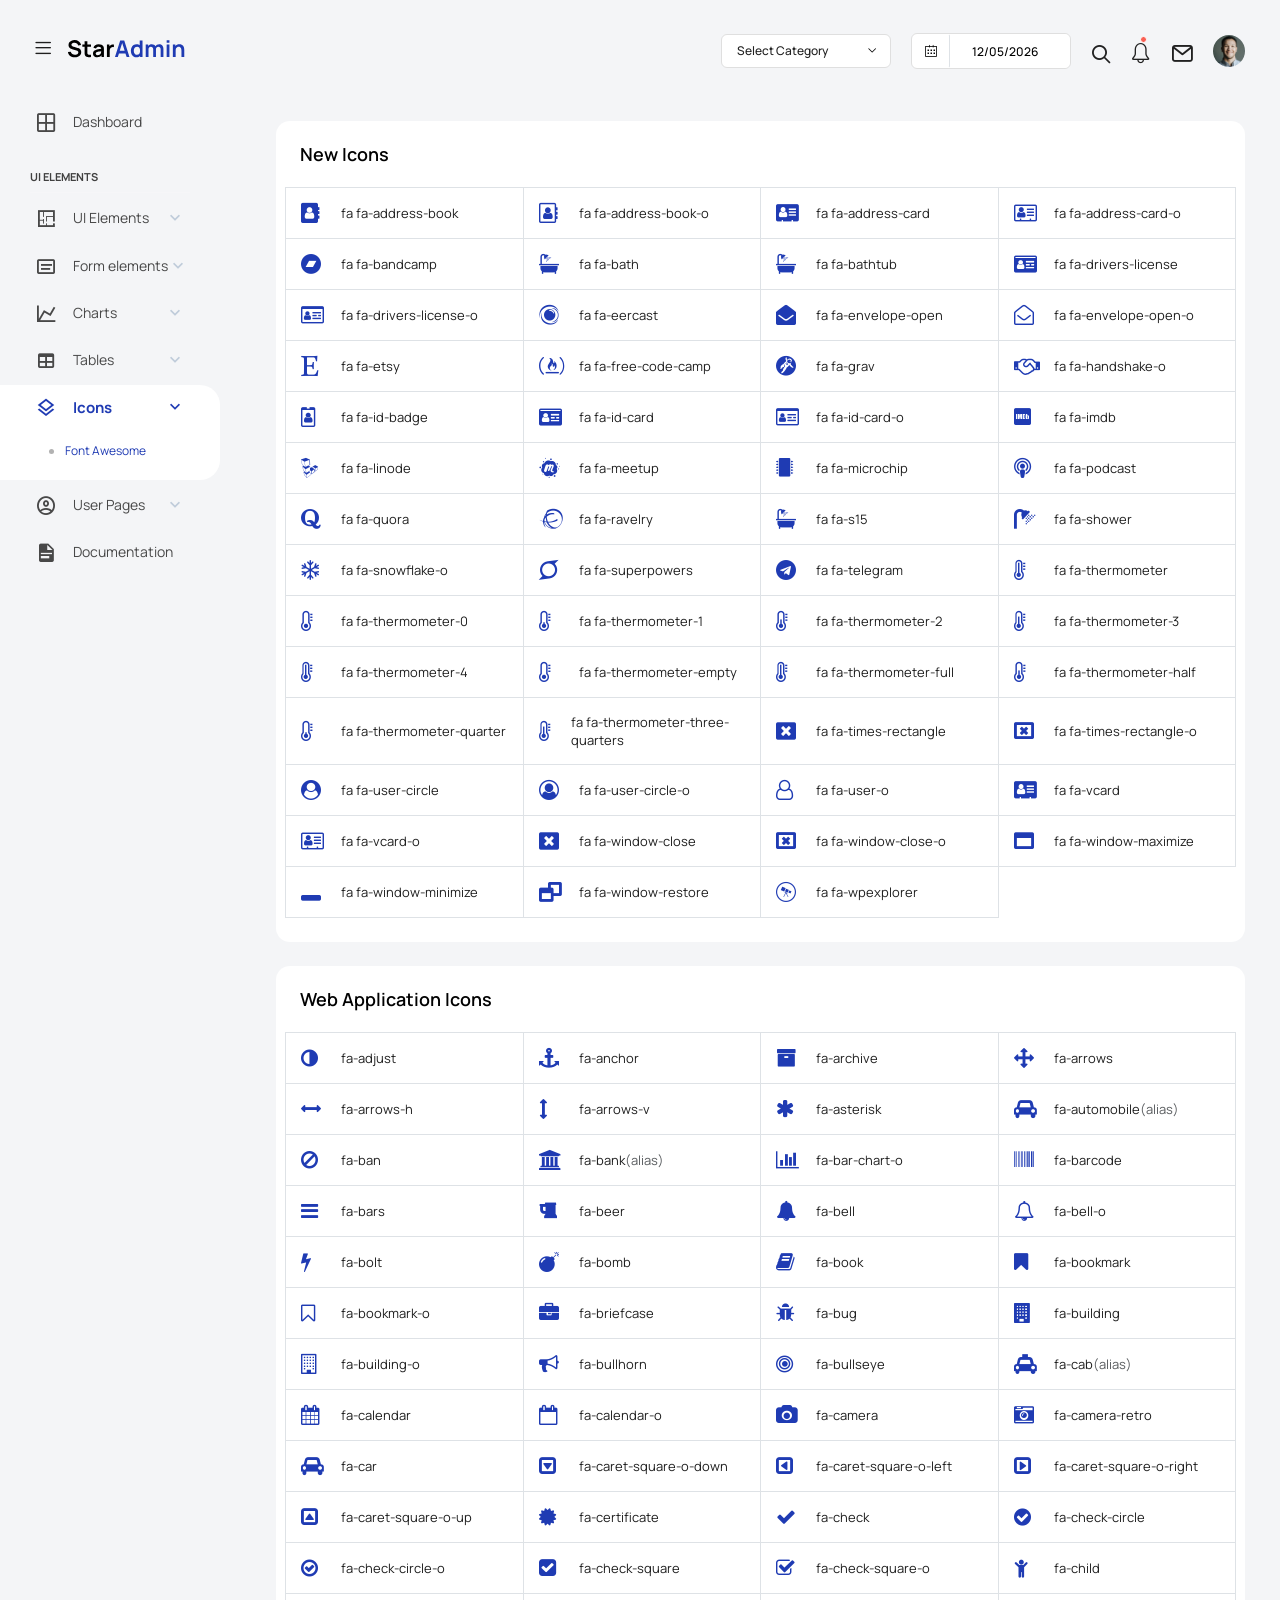
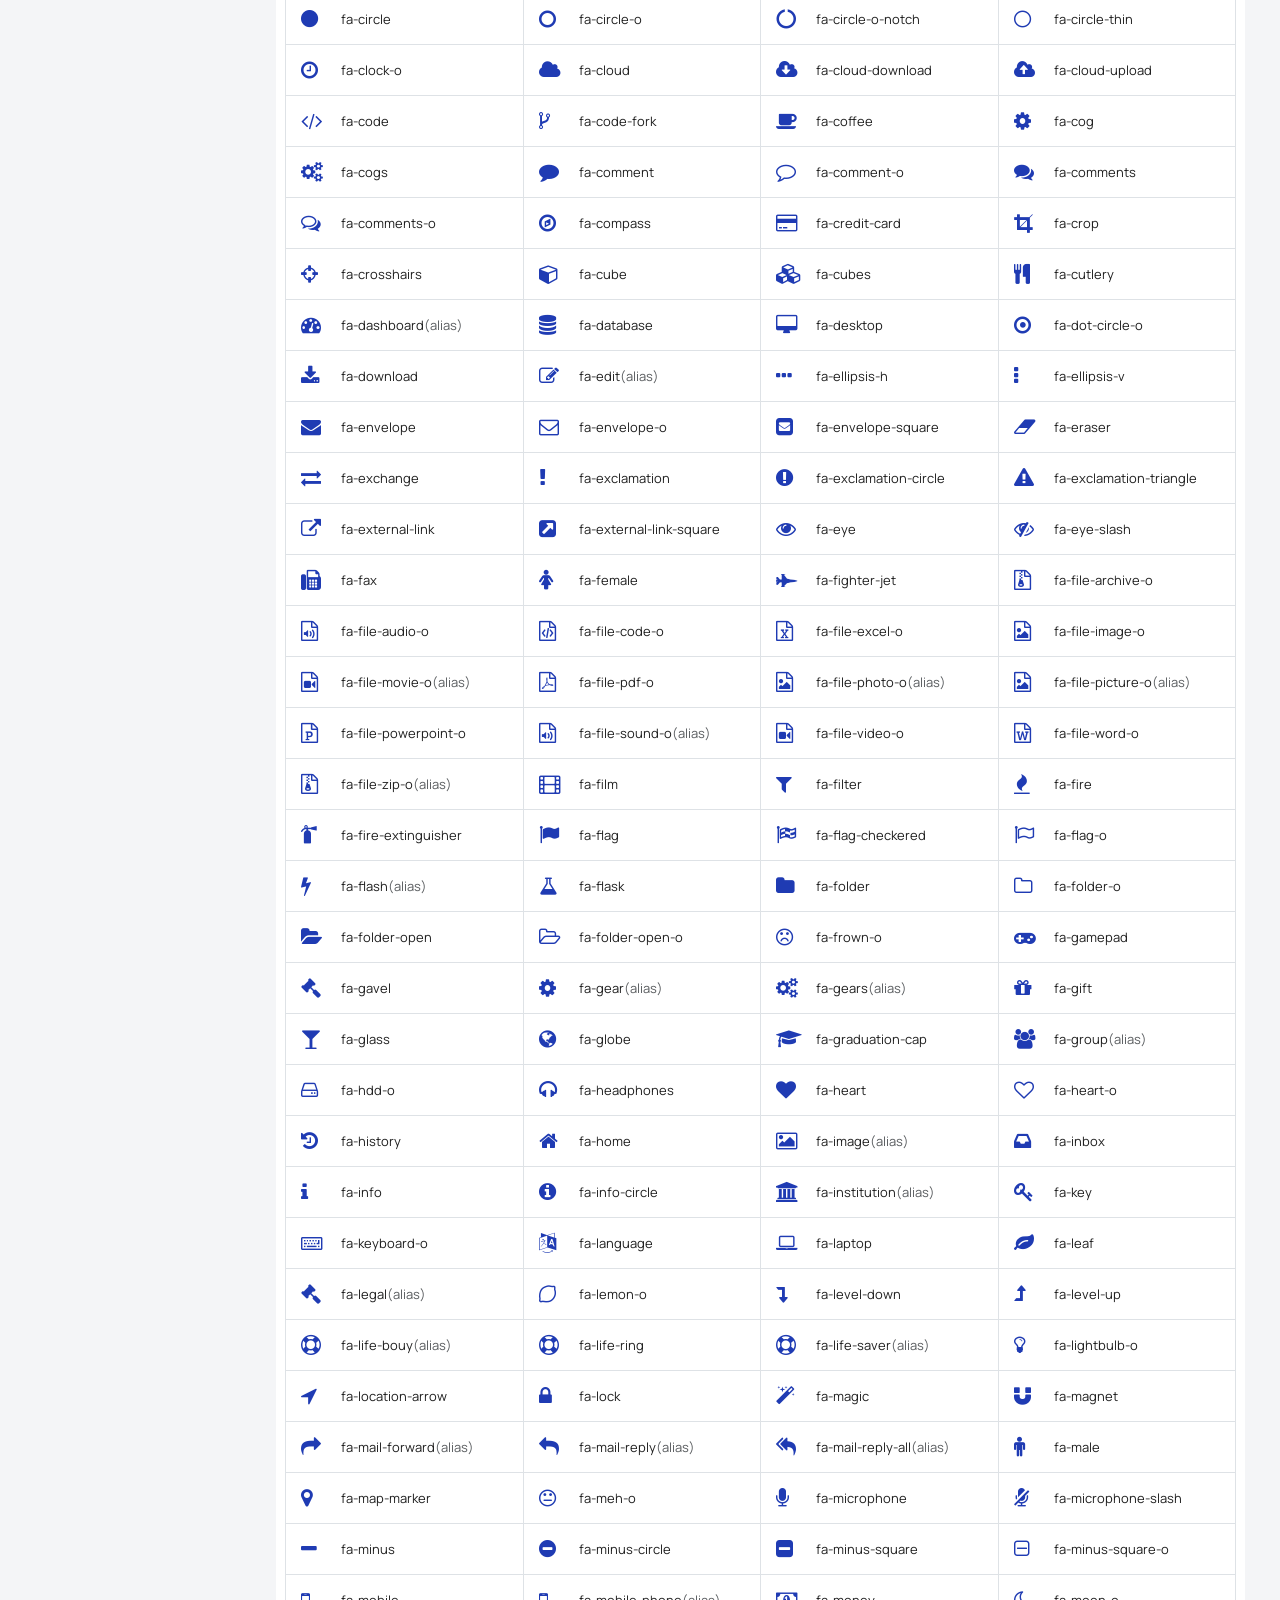
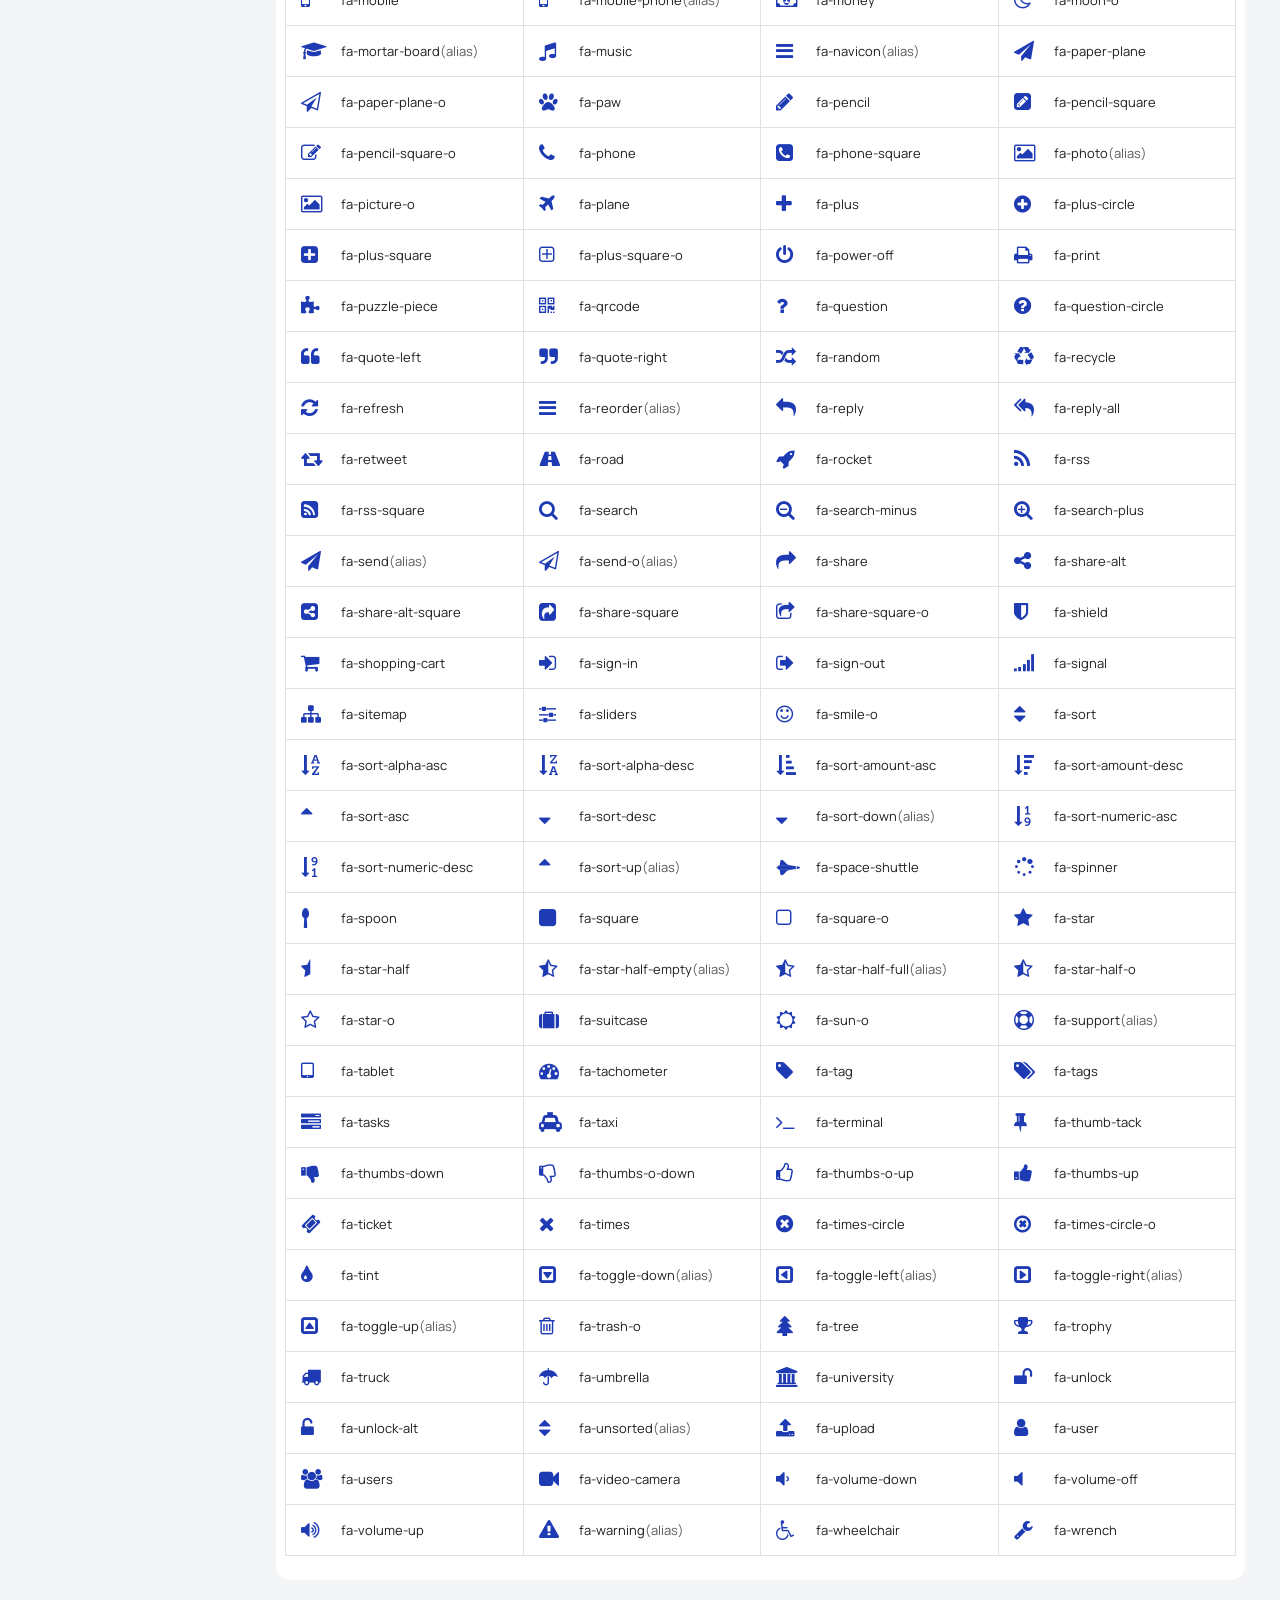
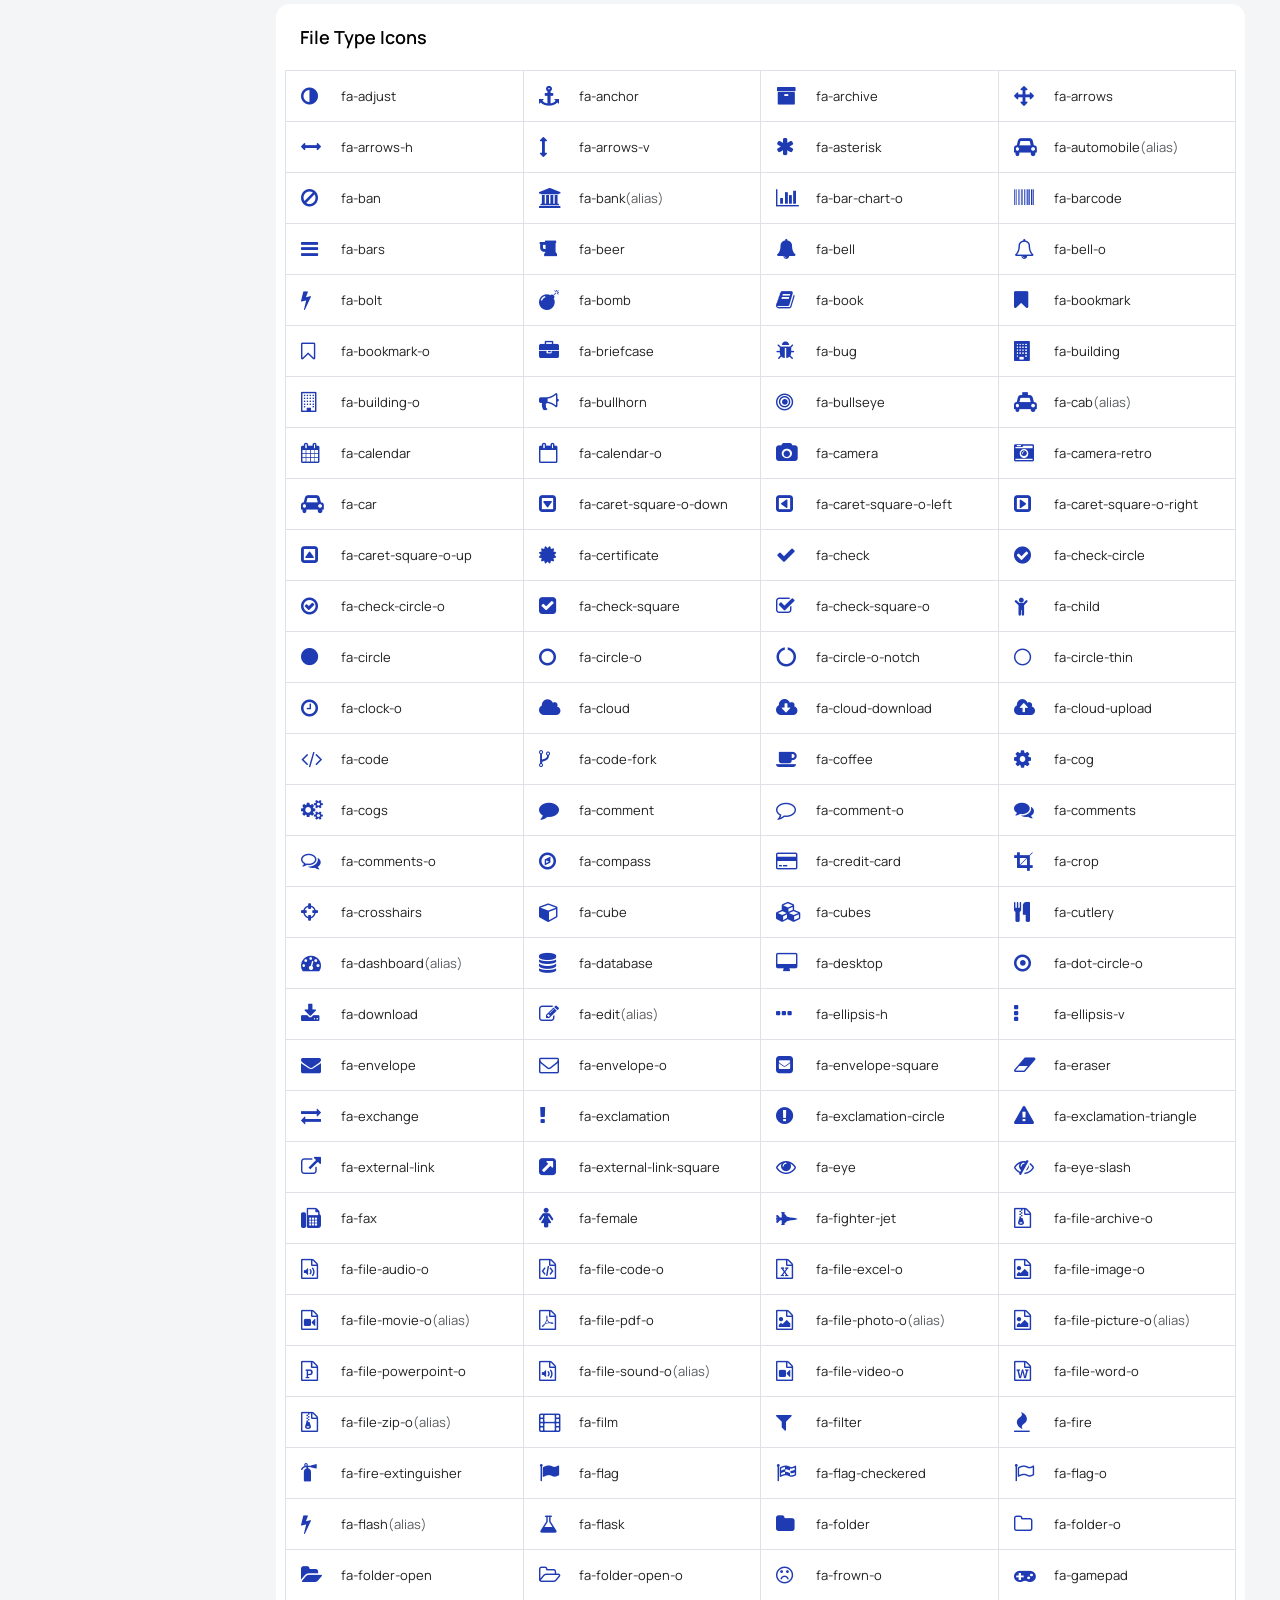
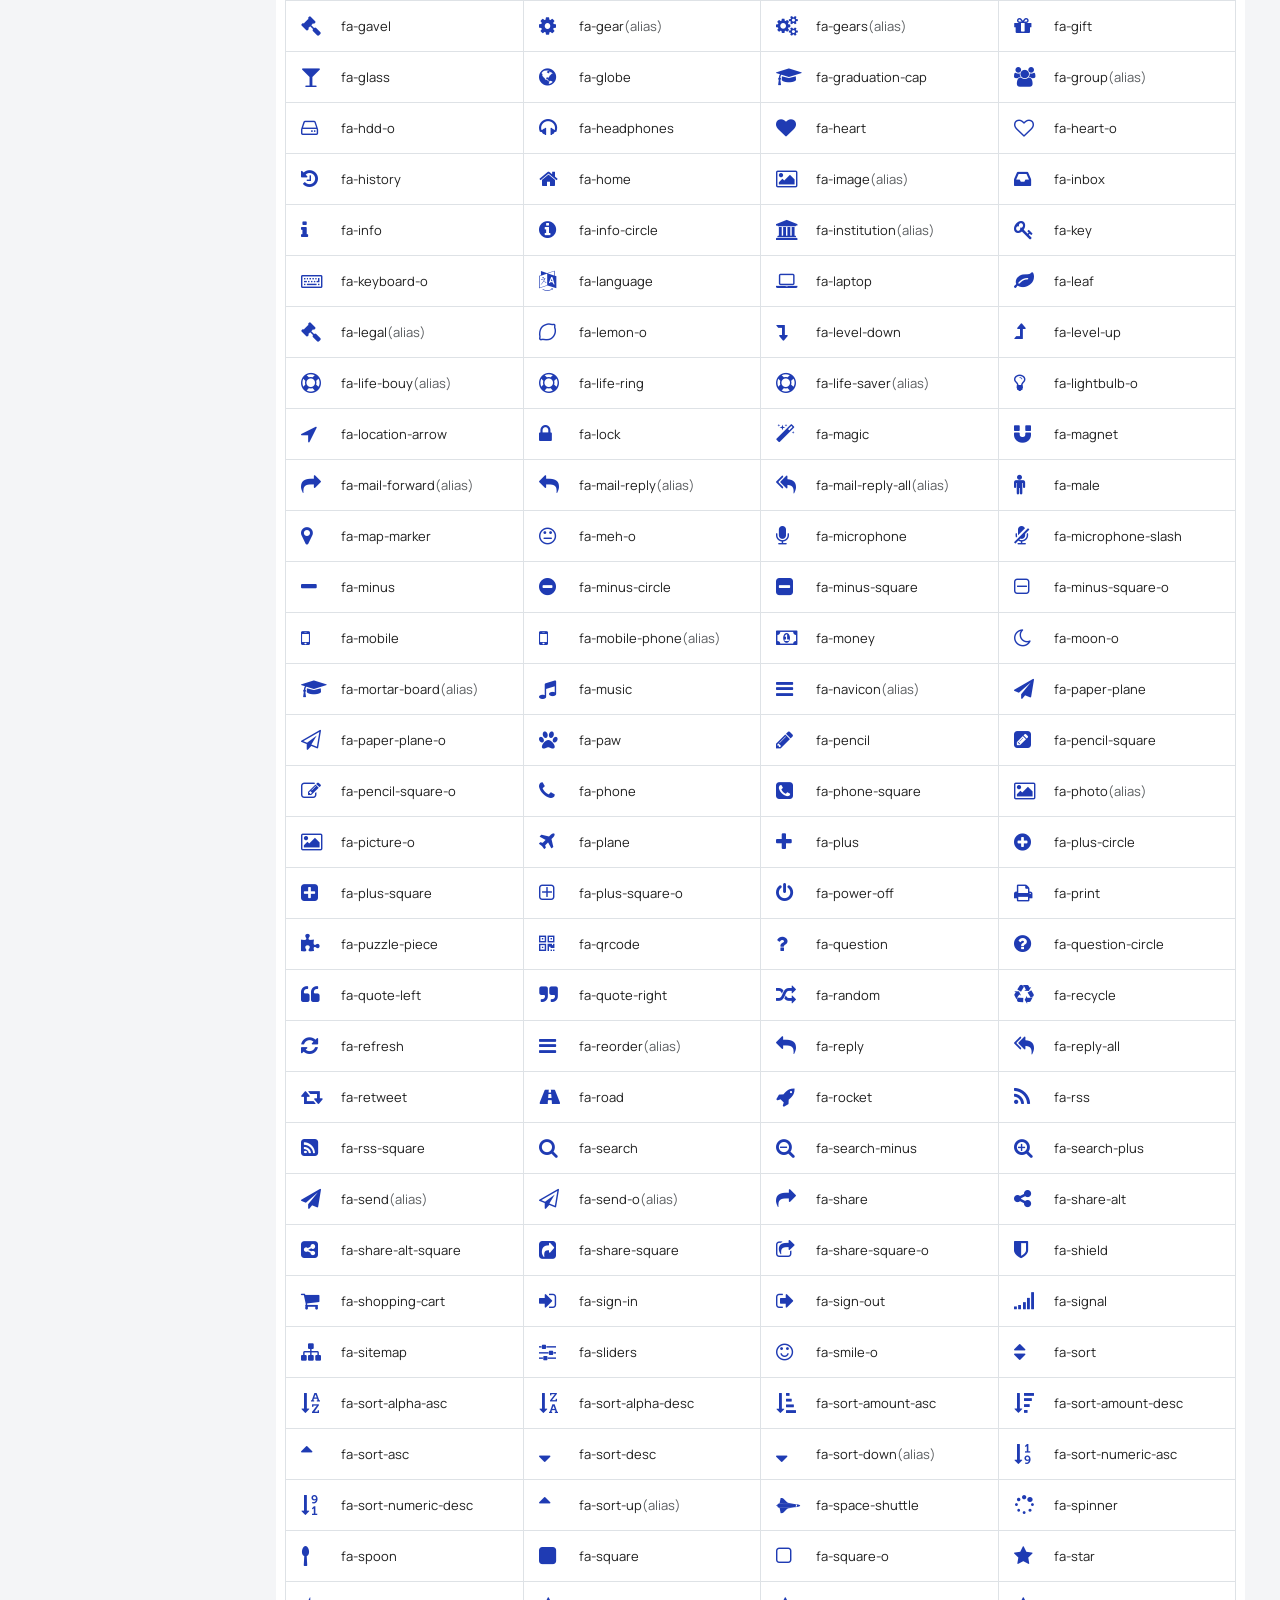
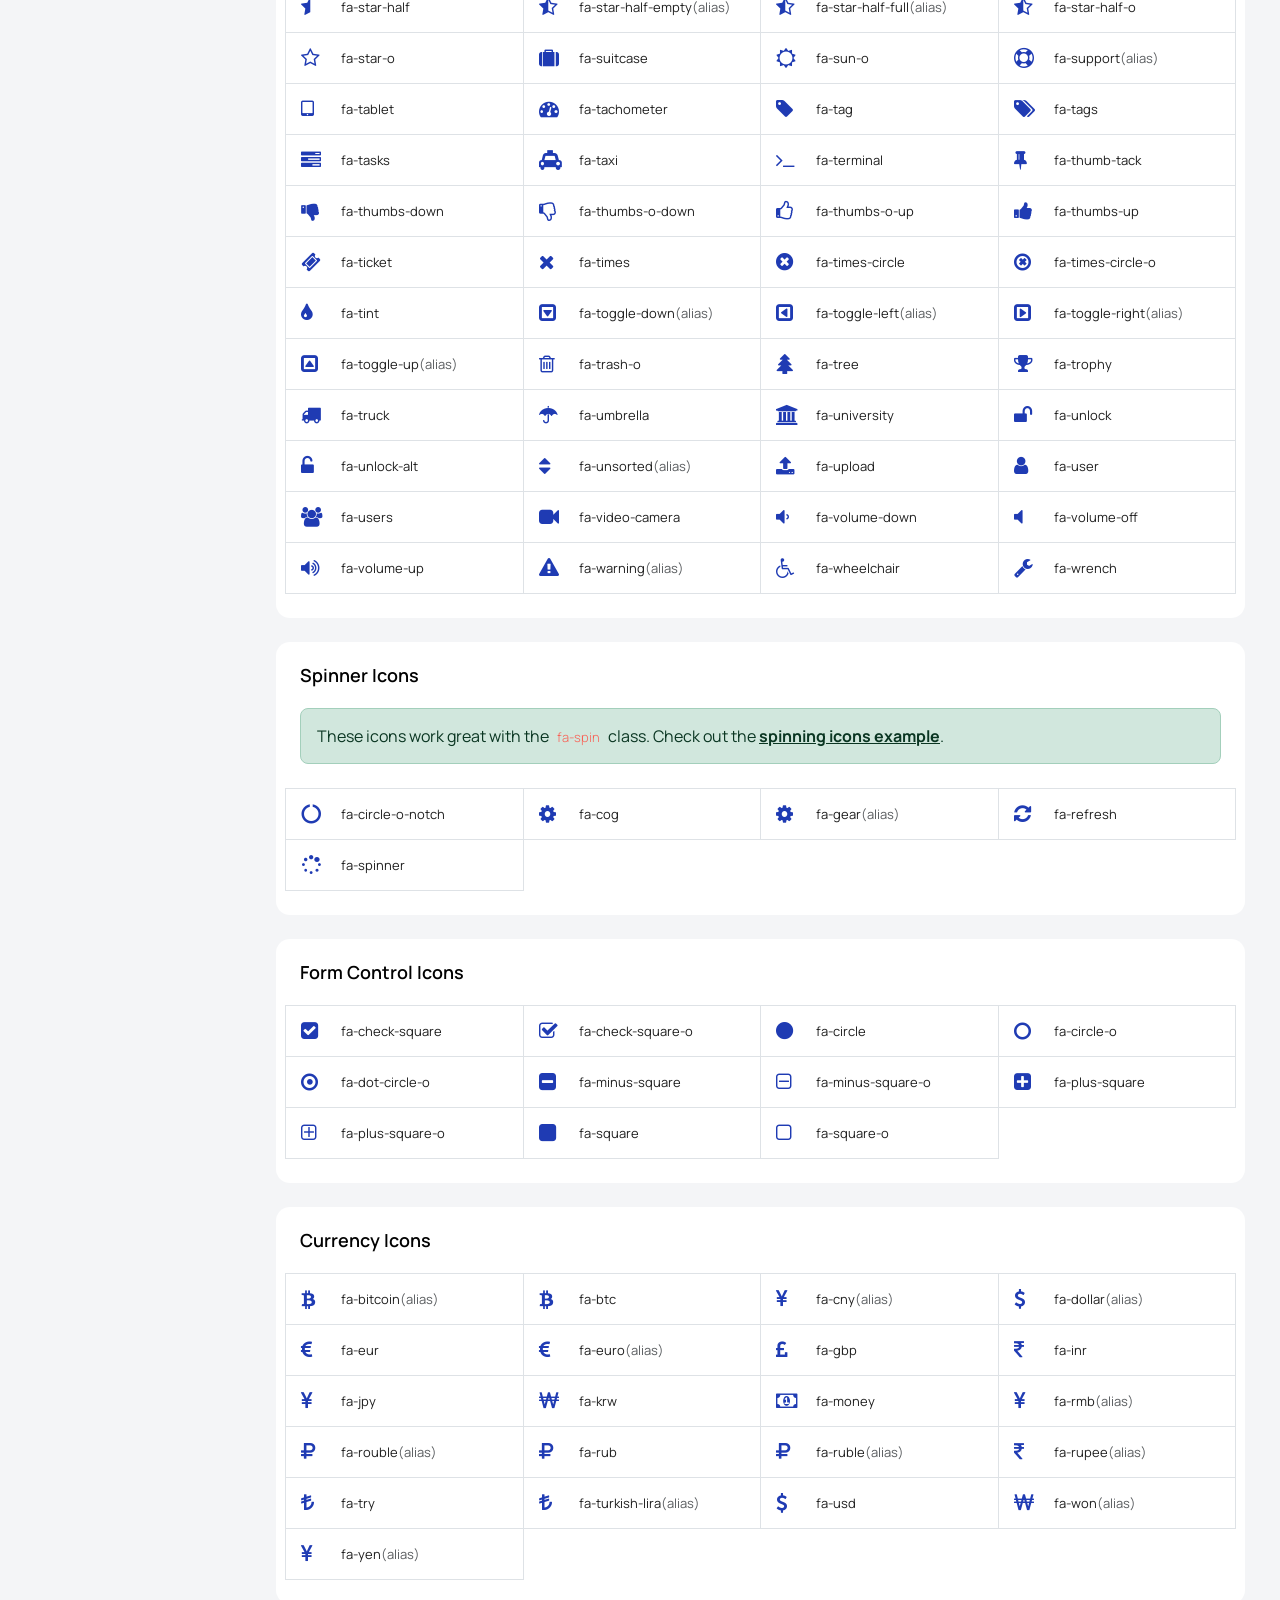
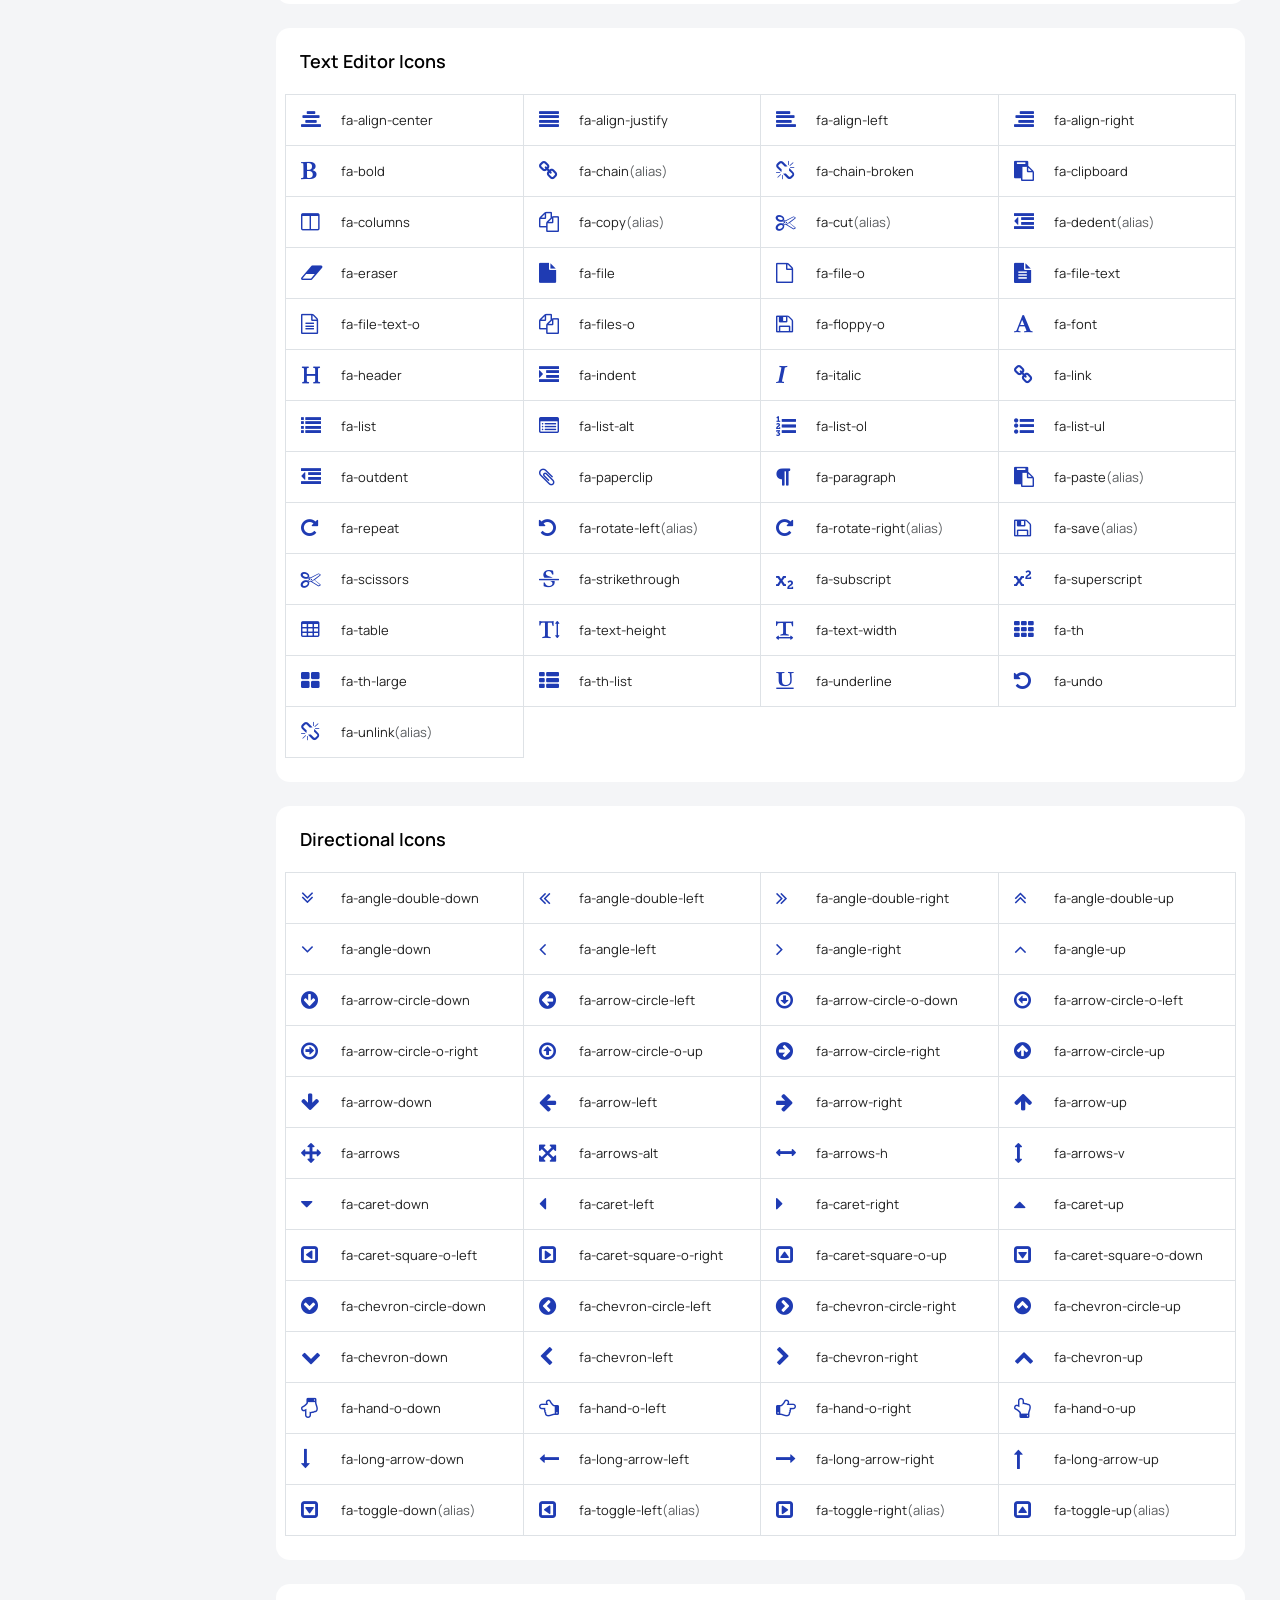
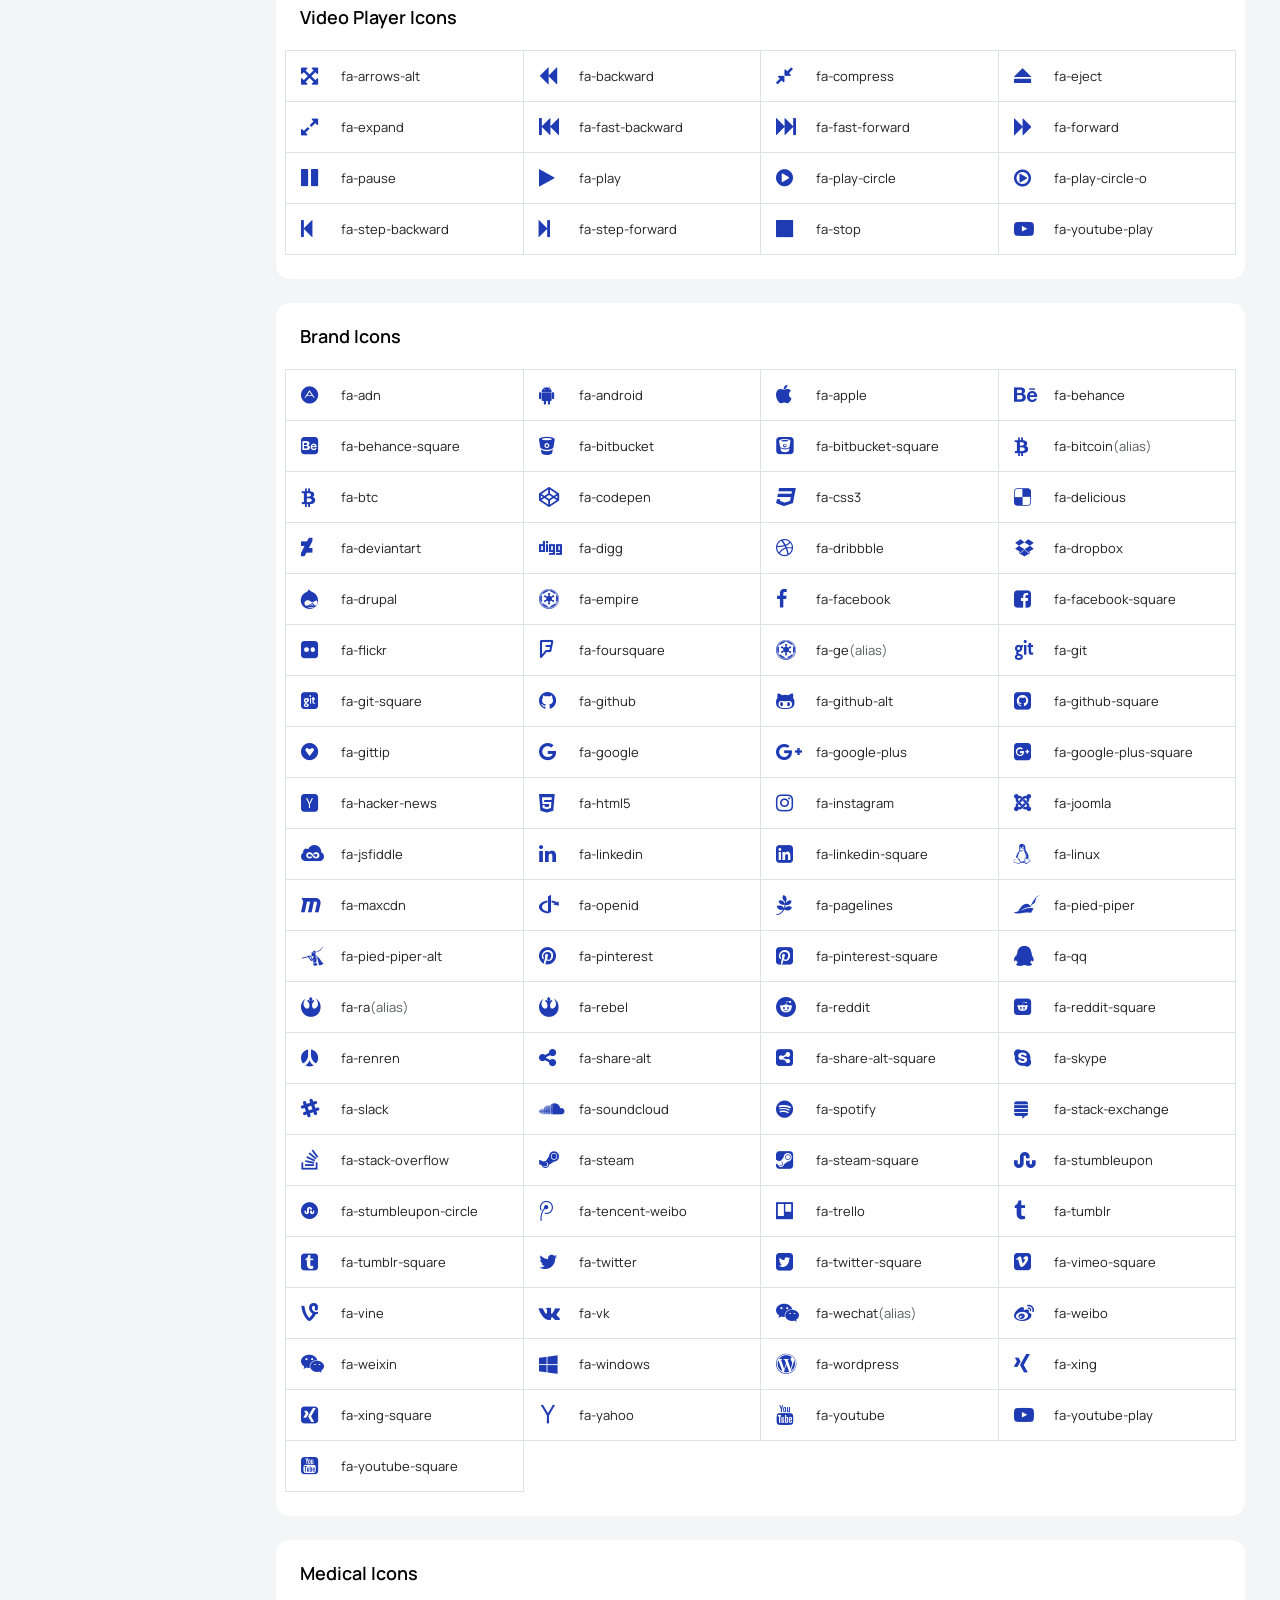
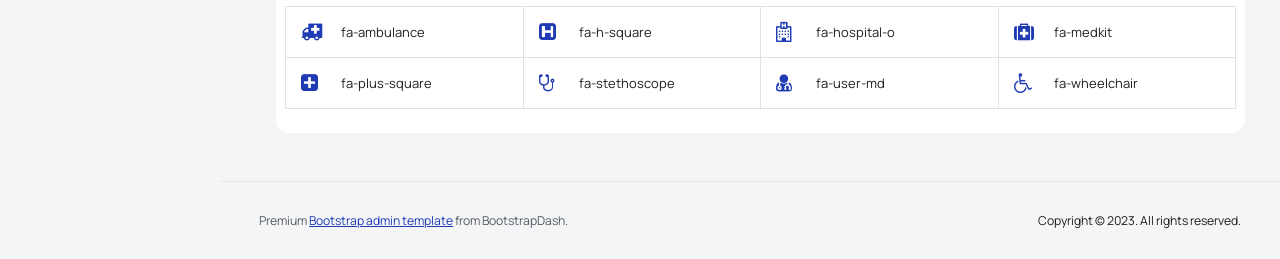
<file: staradmin-2-free/dist/pages/icons/font-awesome.html>
<!DOCTYPE html>
<html lang="en">
  <head>
    <!-- Required meta tags -->
    <meta charset="utf-8">
    <meta name="viewport" content="width=device-width, initial-scale=1, shrink-to-fit=no">
    <title>Star Admin2 </title>
    <!-- plugins:css -->
    <link rel="stylesheet" href="../../assets/vendors/feather/feather.css">
    <link rel="stylesheet" href="../../assets/vendors/mdi/css/materialdesignicons.min.css">
    <link rel="stylesheet" href="../../assets/vendors/ti-icons/css/themify-icons.css">
    <link rel="stylesheet" href="../../assets/vendors/font-awesome/css/font-awesome.min.css">
    <link rel="stylesheet" href="../../assets/vendors/typicons/typicons.css">
    <link rel="stylesheet" href="../../assets/vendors/simple-line-icons/css/simple-line-icons.css">
    <link rel="stylesheet" href="../../assets/vendors/css/vendor.bundle.base.css">
    <link rel="stylesheet" href="../../assets/vendors/bootstrap-datepicker/bootstrap-datepicker.min.css">
    <!-- endinject -->
    <!-- Plugin css for this page -->
    <link rel="stylesheet" href="../../assets/vendors/font-awesome/css/font-awesome.min.css" />
    <!-- End plugin css for this page -->
    <!-- inject:css -->
    <link rel="stylesheet" href="../../assets/css/style.css">
    <!-- endinject -->
    <link rel="shortcut icon" href="../../assets/images/favicon.png" />
  </head>
  <body>
    <div class="container-scroller">
      <!-- partial:../../partials/_navbar.html -->
      <nav class="navbar default-layout col-lg-12 col-12 p-0 fixed-top d-flex align-items-top flex-row">
        <div class="text-center navbar-brand-wrapper d-flex align-items-center justify-content-start">
          <div class="me-3">
            <button class="navbar-toggler navbar-toggler align-self-center" type="button" data-bs-toggle="minimize">
              <span class="icon-menu"></span>
            </button>
          </div>
          <div>
            <a class="navbar-brand brand-logo" href="../../index.html">
              <img src="../../assets/images/logo.svg" alt="logo" />
            </a>
            <a class="navbar-brand brand-logo-mini" href="../../index.html">
              <img src="../../assets/images/logo-mini.svg" alt="logo" />
            </a>
          </div>
        </div>
        <div class="navbar-menu-wrapper d-flex align-items-top">
          <ul class="navbar-nav">
            <li class="nav-item fw-semibold d-none d-lg-block ms-0">
              <h1 class="welcome-text">Good Morning, <span class="text-black fw-bold">John Doe</span></h1>
              <h3 class="welcome-sub-text">Your performance summary this week </h3>
            </li>
          </ul>
          <ul class="navbar-nav ms-auto">
            <li class="nav-item dropdown d-none d-lg-block">
              <a class="nav-link dropdown-bordered dropdown-toggle dropdown-toggle-split" id="messageDropdown" href="#" data-bs-toggle="dropdown" aria-expanded="false"> Select Category </a>
              <div class="dropdown-menu dropdown-menu-right navbar-dropdown preview-list pb-0" aria-labelledby="messageDropdown">
                <a class="dropdown-item py-3">
                  <p class="mb-0 fw-medium float-start">Select category</p>
                </a>
                <div class="dropdown-divider"></div>
                <a class="dropdown-item preview-item">
                  <div class="preview-item-content flex-grow py-2">
                    <p class="preview-subject ellipsis fw-medium text-dark">Bootstrap Bundle </p>
                    <p class="fw-light small-text mb-0">This is a Bundle featuring 16 unique dashboards</p>
                  </div>
                </a>
                <a class="dropdown-item preview-item">
                  <div class="preview-item-content flex-grow py-2">
                    <p class="preview-subject ellipsis fw-medium text-dark">Angular Bundle</p>
                    <p class="fw-light small-text mb-0">Everything you’ll ever need for your Angular projects</p>
                  </div>
                </a>
                <a class="dropdown-item preview-item">
                  <div class="preview-item-content flex-grow py-2">
                    <p class="preview-subject ellipsis fw-medium text-dark">VUE Bundle</p>
                    <p class="fw-light small-text mb-0">Bundle of 6 Premium Vue Admin Dashboard</p>
                  </div>
                </a>
                <a class="dropdown-item preview-item">
                  <div class="preview-item-content flex-grow py-2">
                    <p class="preview-subject ellipsis fw-medium text-dark">React Bundle</p>
                    <p class="fw-light small-text mb-0">Bundle of 8 Premium React Admin Dashboard</p>
                  </div>
                </a>
              </div>
            </li>
            <li class="nav-item d-none d-lg-block">
              <div id="datepicker-popup" class="input-group date datepicker navbar-date-picker">
                <span class="input-group-addon input-group-prepend border-right">
                  <span class="icon-calendar input-group-text calendar-icon"></span>
                </span>
                <input type="text" class="form-control">
              </div>
            </li>
            <li class="nav-item">
              <form class="search-form" action="#">
                <i class="icon-search"></i>
                <input type="search" class="form-control" placeholder="Search Here" title="Search here">
              </form>
            </li>
            <li class="nav-item dropdown">
              <a class="nav-link count-indicator" id="notificationDropdown" href="#" data-bs-toggle="dropdown">
                <i class="icon-bell"></i>
                <span class="count"></span>
              </a>
              <div class="dropdown-menu dropdown-menu-right navbar-dropdown preview-list pb-0" aria-labelledby="notificationDropdown">
                <a class="dropdown-item py-3 border-bottom">
                  <p class="mb-0 fw-medium float-start">You have 4 new notifications </p>
                  <span class="badge badge-pill badge-primary float-end">View all</span>
                </a>
                <a class="dropdown-item preview-item py-3">
                  <div class="preview-thumbnail">
                    <i class="mdi mdi-alert m-auto text-primary"></i>
                  </div>
                  <div class="preview-item-content">
                    <h6 class="preview-subject fw-normal text-dark mb-1">Application Error</h6>
                    <p class="fw-light small-text mb-0"> Just now </p>
                  </div>
                </a>
                <a class="dropdown-item preview-item py-3">
                  <div class="preview-thumbnail">
                    <i class="mdi mdi-lock-outline m-auto text-primary"></i>
                  </div>
                  <div class="preview-item-content">
                    <h6 class="preview-subject fw-normal text-dark mb-1">Settings</h6>
                    <p class="fw-light small-text mb-0"> Private message </p>
                  </div>
                </a>
                <a class="dropdown-item preview-item py-3">
                  <div class="preview-thumbnail">
                    <i class="mdi mdi-airballoon m-auto text-primary"></i>
                  </div>
                  <div class="preview-item-content">
                    <h6 class="preview-subject fw-normal text-dark mb-1">New user registration</h6>
                    <p class="fw-light small-text mb-0"> 2 days ago </p>
                  </div>
                </a>
              </div>
            </li>
            <li class="nav-item dropdown">
              <a class="nav-link count-indicator" id="countDropdown" href="#" data-bs-toggle="dropdown" aria-expanded="false">
                <i class="icon-mail icon-lg"></i>
              </a>
              <div class="dropdown-menu dropdown-menu-right navbar-dropdown preview-list pb-0" aria-labelledby="countDropdown">
                <a class="dropdown-item py-3">
                  <p class="mb-0 fw-medium float-start">You have 7 unread mails </p>
                  <span class="badge badge-pill badge-primary float-end">View all</span>
                </a>
                <div class="dropdown-divider"></div>
                <a class="dropdown-item preview-item">
                  <div class="preview-thumbnail">
                    <img src="../../assets/images/faces/face10.jpg" alt="image" class="img-sm profile-pic">
                  </div>
                  <div class="preview-item-content flex-grow py-2">
                    <p class="preview-subject ellipsis fw-medium text-dark">Marian Garner </p>
                    <p class="fw-light small-text mb-0"> The meeting is cancelled </p>
                  </div>
                </a>
                <a class="dropdown-item preview-item">
                  <div class="preview-thumbnail">
                    <img src="../../assets/images/faces/face12.jpg" alt="image" class="img-sm profile-pic">
                  </div>
                  <div class="preview-item-content flex-grow py-2">
                    <p class="preview-subject ellipsis fw-medium text-dark">David Grey </p>
                    <p class="fw-light small-text mb-0"> The meeting is cancelled </p>
                  </div>
                </a>
                <a class="dropdown-item preview-item">
                  <div class="preview-thumbnail">
                    <img src="../../assets/images/faces/face1.jpg" alt="image" class="img-sm profile-pic">
                  </div>
                  <div class="preview-item-content flex-grow py-2">
                    <p class="preview-subject ellipsis fw-medium text-dark">Travis Jenkins </p>
                    <p class="fw-light small-text mb-0"> The meeting is cancelled </p>
                  </div>
                </a>
              </div>
            </li>
            <li class="nav-item dropdown d-none d-lg-block user-dropdown">
              <a class="nav-link" id="UserDropdown" href="#" data-bs-toggle="dropdown" aria-expanded="false">
                <img class="img-xs rounded-circle" src="../../assets/images/faces/face8.jpg" alt="Profile image"> </a>
              <div class="dropdown-menu dropdown-menu-right navbar-dropdown" aria-labelledby="UserDropdown">
                <div class="dropdown-header text-center">
                  <img class="img-md rounded-circle" src="../../assets/images/faces/face8.jpg" alt="Profile image">
                  <p class="mb-1 mt-3 fw-semibold">Allen Moreno</p>
                  <p class="fw-light text-muted mb-0">allenmoreno@gmail.com</p>
                </div>
                <a class="dropdown-item"><i class="dropdown-item-icon mdi mdi-account-outline text-primary me-2"></i> My Profile <span class="badge badge-pill badge-danger">1</span></a>
                <a class="dropdown-item"><i class="dropdown-item-icon mdi mdi-message-text-outline text-primary me-2"></i> Messages</a>
                <a class="dropdown-item"><i class="dropdown-item-icon mdi mdi-calendar-check-outline text-primary me-2"></i> Activity</a>
                <a class="dropdown-item"><i class="dropdown-item-icon mdi mdi-help-circle-outline text-primary me-2"></i> FAQ</a>
                <a class="dropdown-item"><i class="dropdown-item-icon mdi mdi-power text-primary me-2"></i>Sign Out</a>
              </div>
            </li>
          </ul>
          <button class="navbar-toggler navbar-toggler-right d-lg-none align-self-center" type="button" data-bs-toggle="offcanvas">
            <span class="mdi mdi-menu"></span>
          </button>
        </div>
      </nav>
      <!-- partial -->
      <div class="container-fluid page-body-wrapper">
        <!-- partial:../../partials/_sidebar.html -->
        <nav class="sidebar sidebar-offcanvas" id="sidebar">
          <ul class="nav">
            <li class="nav-item">
              <a class="nav-link" href="../../index.html">
                <i class="mdi mdi-grid-large menu-icon"></i>
                <span class="menu-title">Dashboard</span>
              </a>
            </li>
            <li class="nav-item nav-category">UI Elements</li>
            <li class="nav-item">
              <a class="nav-link" data-bs-toggle="collapse" href="#ui-basic" aria-expanded="false" aria-controls="ui-basic">
                <i class="menu-icon mdi mdi-floor-plan"></i>
                <span class="menu-title">UI Elements</span>
                <i class="menu-arrow"></i>
              </a>
              <div class="collapse" id="ui-basic">
                <ul class="nav flex-column sub-menu">
                  <li class="nav-item"> <a class="nav-link" href="../../pages/ui-features/buttons.html">Buttons</a></li>
                  <li class="nav-item"> <a class="nav-link" href="../../pages/ui-features/dropdowns.html">Dropdowns</a></li>
                  <li class="nav-item"> <a class="nav-link" href="../../pages/ui-features/typography.html">Typography</a></li>
                </ul>
              </div>
            </li>
            <li class="nav-item">
              <a class="nav-link" data-bs-toggle="collapse" href="#form-elements" aria-expanded="false" aria-controls="form-elements">
                <i class="menu-icon mdi mdi-card-text-outline"></i>
                <span class="menu-title">Form elements</span>
                <i class="menu-arrow"></i>
              </a>
              <div class="collapse" id="form-elements">
                <ul class="nav flex-column sub-menu">
                  <li class="nav-item"><a class="nav-link" href="../../pages/forms/basic_elements.html">Basic Elements</a></li>
                </ul>
              </div>
            </li>
            <li class="nav-item">
              <a class="nav-link" data-bs-toggle="collapse" href="#charts" aria-expanded="false" aria-controls="charts">
                <i class="menu-icon mdi mdi-chart-line"></i>
                <span class="menu-title">Charts</span>
                <i class="menu-arrow"></i>
              </a>
              <div class="collapse" id="charts">
                <ul class="nav flex-column sub-menu">
                  <li class="nav-item"> <a class="nav-link" href="../../pages/charts/chartjs.html">ChartJs</a></li>
                </ul>
              </div>
            </li>
            <li class="nav-item">
              <a class="nav-link" data-bs-toggle="collapse" href="#tables" aria-expanded="false" aria-controls="tables">
                <i class="menu-icon mdi mdi-table"></i>
                <span class="menu-title">Tables</span>
                <i class="menu-arrow"></i>
              </a>
              <div class="collapse" id="tables">
                <ul class="nav flex-column sub-menu">
                  <li class="nav-item"> <a class="nav-link" href="../../pages/tables/basic-table.html">Basic table</a></li>
                </ul>
              </div>
            </li>
            <li class="nav-item">
              <a class="nav-link" data-bs-toggle="collapse" href="#icons" aria-expanded="false" aria-controls="icons">
                <i class="menu-icon mdi mdi-layers-outline"></i>
                <span class="menu-title">Icons</span>
                <i class="menu-arrow"></i>
              </a>
              <div class="collapse" id="icons">
                <ul class="nav flex-column sub-menu">
                  <li class="nav-item"> <a class="nav-link" href="../../pages/icons/font-awesome.html">Font Awesome</a></li>
                </ul>
              </div>
            </li>
            <li class="nav-item">
              <a class="nav-link" data-bs-toggle="collapse" href="#auth" aria-expanded="false" aria-controls="auth">
                <i class="menu-icon mdi mdi-account-circle-outline"></i>
                <span class="menu-title">User Pages</span>
                <i class="menu-arrow"></i>
              </a>
              <div class="collapse" id="auth">
                <ul class="nav flex-column sub-menu">
                  <li class="nav-item"> <a class="nav-link" href="../../pages/samples/blank-page.html"> Blank Page </a></li>
                  <li class="nav-item"> <a class="nav-link" href="../../pages/samples/error-404.html"> 404 </a></li>
                  <li class="nav-item"> <a class="nav-link" href="../../pages/samples/error-500.html"> 500 </a></li>
                  <li class="nav-item"> <a class="nav-link" href="../../pages/samples/login.html"> Login </a></li>
                  <li class="nav-item"> <a class="nav-link" href="../../pages/samples/register.html"> Register </a></li>
                </ul>
              </div>
            </li>
            <li class="nav-item">
              <a class="nav-link" href="../../docs/documentation.html">
                <i class="menu-icon mdi mdi-file-document"></i>
                <span class="menu-title">Documentation</span>
              </a>
            </li>
          </ul>
        </nav>
        <!-- partial -->
        <div class="main-panel">
          <div class="content-wrapper">
            <div class="row">
              <div class="col-lg-12 grid-margin">
                <div class="card">
                  <div class="card-body">
                    <h4 class="card-title">New Icons</h4>
                    <div class="icons-list row">
                      <div class="col-sm-6 col-md-4 col-lg-3"> <i class="fa fa-address-book"></i>fa fa-address-book </div>
                      <div class="col-sm-6 col-md-4 col-lg-3"> <i class="fa fa-address-book-o"></i>fa fa-address-book-o </div>
                      <div class="col-sm-6 col-md-4 col-lg-3"> <i class="fa fa-address-card"></i>fa fa-address-card </div>
                      <div class="col-sm-6 col-md-4 col-lg-3"> <i class="fa fa-address-card-o"></i>fa fa-address-card-o </div>
                      <div class="col-sm-6 col-md-4 col-lg-3"> <i class="fa fa-bandcamp"></i>fa fa-bandcamp </div>
                      <div class="col-sm-6 col-md-4 col-lg-3"> <i class="fa fa-bath"></i>fa fa-bath </div>
                      <div class="col-sm-6 col-md-4 col-lg-3"> <i class="fa fa-bathtub"></i>fa fa-bathtub </div>
                      <div class="col-sm-6 col-md-4 col-lg-3"> <i class="fa fa-drivers-license"></i>fa fa-drivers-license </div>
                      <div class="col-sm-6 col-md-4 col-lg-3"> <i class="fa fa-drivers-license-o"></i>fa fa-drivers-license-o </div>
                      <div class="col-sm-6 col-md-4 col-lg-3"> <i class="fa fa-eercast"></i>fa fa-eercast </div>
                      <div class="col-sm-6 col-md-4 col-lg-3"> <i class="fa fa-envelope-open"></i>fa fa-envelope-open </div>
                      <div class="col-sm-6 col-md-4 col-lg-3"> <i class="fa fa-envelope-open-o"></i>fa fa-envelope-open-o </div>
                      <div class="col-sm-6 col-md-4 col-lg-3"> <i class="fa fa-etsy"></i>fa fa-etsy </div>
                      <div class="col-sm-6 col-md-4 col-lg-3"> <i class="fa fa-free-code-camp"></i>fa fa-free-code-camp </div>
                      <div class="col-sm-6 col-md-4 col-lg-3"> <i class="fa fa-grav"></i>fa fa-grav </div>
                      <div class="col-sm-6 col-md-4 col-lg-3"> <i class="fa fa-handshake-o"></i>fa fa-handshake-o </div>
                      <div class="col-sm-6 col-md-4 col-lg-3"> <i class="fa fa-id-badge"></i>fa fa-id-badge </div>
                      <div class="col-sm-6 col-md-4 col-lg-3"> <i class="fa fa-id-card"></i>fa fa-id-card </div>
                      <div class="col-sm-6 col-md-4 col-lg-3"> <i class="fa fa-id-card-o"></i>fa fa-id-card-o </div>
                      <div class="col-sm-6 col-md-4 col-lg-3"> <i class="fa fa-imdb"></i>fa fa-imdb </div>
                      <div class="col-sm-6 col-md-4 col-lg-3"> <i class="fa fa-linode"></i> fa fa-linode </div>
                      <div class="col-sm-6 col-md-4 col-lg-3"> <i class="fa fa-meetup"></i>fa fa-meetup </div>
                      <div class="col-sm-6 col-md-4 col-lg-3"> <i class="fa fa-microchip"></i>fa fa-microchip </div>
                      <div class="col-sm-6 col-md-4 col-lg-3"> <i class="fa fa-podcast"></i>fa fa-podcast </div>
                      <div class="col-sm-6 col-md-4 col-lg-3"> <i class="fa fa-quora"></i>fa fa-quora </div>
                      <div class="col-sm-6 col-md-4 col-lg-3"> <i class="fa fa-ravelry"></i>fa fa-ravelry </div>
                      <div class="col-sm-6 col-md-4 col-lg-3"> <i class="fa fa-s15"></i>fa fa-s15 </div>
                      <div class="col-sm-6 col-md-4 col-lg-3"> <i class="fa fa-shower"></i>fa fa-shower </div>
                      <div class="col-sm-6 col-md-4 col-lg-3"> <i class="fa fa-snowflake-o"></i>fa fa-snowflake-o </div>
                      <div class="col-sm-6 col-md-4 col-lg-3"> <i class="fa fa-superpowers"></i>fa fa-superpowers </div>
                      <div class="col-sm-6 col-md-4 col-lg-3"> <i class="fa fa-telegram"></i>fa fa-telegram </div>
                      <div class="col-sm-6 col-md-4 col-lg-3"> <i class="fa fa-thermometer"></i>fa fa-thermometer </div>
                      <div class="col-sm-6 col-md-4 col-lg-3"> <i class="fa fa-thermometer-0"></i>fa fa-thermometer-0 </div>
                      <div class="col-sm-6 col-md-4 col-lg-3"> <i class="fa fa-thermometer-1"></i>fa fa-thermometer-1 </div>
                      <div class="col-sm-6 col-md-4 col-lg-3"> <i class="fa fa-thermometer-2"></i>fa fa-thermometer-2 </div>
                      <div class="col-sm-6 col-md-4 col-lg-3"> <i class="fa fa-thermometer-3"></i>fa fa-thermometer-3 </div>
                      <div class="col-sm-6 col-md-4 col-lg-3"> <i class="fa fa-thermometer-4"></i>fa fa-thermometer-4 </div>
                      <div class="col-sm-6 col-md-4 col-lg-3"> <i class="fa fa-thermometer-empty"></i>fa fa-thermometer-empty </div>
                      <div class="col-sm-6 col-md-4 col-lg-3"> <i class="fa fa-thermometer-full"></i>fa fa-thermometer-full </div>
                      <div class="col-sm-6 col-md-4 col-lg-3"> <i class="fa fa-thermometer-half"></i>fa fa-thermometer-half </div>
                      <div class="col-sm-6 col-md-4 col-lg-3"> <i class="fa fa-thermometer-quarter"></i>fa fa-thermometer-quarter </div>
                      <div class="col-sm-6 col-md-4 col-lg-3"> <i class="fa fa-thermometer-three-quarters"></i>fa fa-thermometer-three-quarters </div>
                      <div class="col-sm-6 col-md-4 col-lg-3"> <i class="fa fa-times-rectangle"></i>fa fa-times-rectangle </div>
                      <div class="col-sm-6 col-md-4 col-lg-3"> <i class="fa fa-times-rectangle-o"></i>fa fa-times-rectangle-o </div>
                      <div class="col-sm-6 col-md-4 col-lg-3"> <i class="fa fa-user-circle"></i>fa fa-user-circle </div>
                      <div class="col-sm-6 col-md-4 col-lg-3"> <i class="fa fa-user-circle-o"></i>fa fa-user-circle-o </div>
                      <div class="col-sm-6 col-md-4 col-lg-3"> <i class="fa fa-user-o"></i>fa fa-user-o </div>
                      <div class="col-sm-6 col-md-4 col-lg-3"> <i class="fa fa-vcard"></i>fa fa-vcard </div>
                      <div class="col-sm-6 col-md-4 col-lg-3"> <i class="fa fa-vcard-o"></i>fa fa-vcard-o </div>
                      <div class="col-sm-6 col-md-4 col-lg-3"> <i class="fa fa-window-close"></i>fa fa-window-close </div>
                      <div class="col-sm-6 col-md-4 col-lg-3"> <i class="fa fa-window-close-o"></i>fa fa-window-close-o </div>
                      <div class="col-sm-6 col-md-4 col-lg-3"> <i class="fa fa-window-maximize"></i>fa fa-window-maximize </div>
                      <div class="col-sm-6 col-md-4 col-lg-3"> <i class="fa fa-window-minimize"></i>fa fa-window-minimize </div>
                      <div class="col-sm-6 col-md-4 col-lg-3"> <i class="fa fa-window-restore"></i>fa fa-window-restore </div>
                      <div class="col-sm-6 col-md-4 col-lg-3"> <i class="fa fa-wpexplorer"></i>fa fa-wpexplorer </div>
                    </div>
                  </div>
                </div>
              </div>
              <div class="col-lg-12 grid-margin">
                <div class="card">
                  <div class="card-body">
                    <h4 class="card-title">Web Application Icons</h4>
                    <div class="icons-list row">
                      <div class="col-sm-6 col-md-4 col-lg-3"><i class="fa fa-adjust"></i> fa-adjust</div>
                      <div class="col-sm-6 col-md-4 col-lg-3"><i class="fa fa-anchor"></i> fa-anchor</div>
                      <div class="col-sm-6 col-md-4 col-lg-3"><i class="fa fa-archive"></i> fa-archive</div>
                      <div class="col-sm-6 col-md-4 col-lg-3"><i class="fa fa-arrows"></i> fa-arrows</div>
                      <div class="col-sm-6 col-md-4 col-lg-3"><i class="fa fa-arrows-h"></i> fa-arrows-h</div>
                      <div class="col-sm-6 col-md-4 col-lg-3"><i class="fa fa-arrows-v"></i> fa-arrows-v</div>
                      <div class="col-sm-6 col-md-4 col-lg-3"><i class="fa fa-asterisk"></i> fa-asterisk</div>
                      <div class="col-sm-6 col-md-4 col-lg-3"><i class="fa fa-automobile"></i> fa-automobile <span class="text-muted">(alias)</span> </div>
                      <div class="col-sm-6 col-md-4 col-lg-3"><i class="fa fa-ban"></i> fa-ban</div>
                      <div class="col-sm-6 col-md-4 col-lg-3"><i class="fa fa-bank"></i> fa-bank <span class="text-muted">(alias)</span> </div>
                      <div class="col-sm-6 col-md-4 col-lg-3"><i class="fa fa-bar-chart-o"></i> fa-bar-chart-o</div>
                      <div class="col-sm-6 col-md-4 col-lg-3"><i class="fa fa-barcode"></i> fa-barcode</div>
                      <div class="col-sm-6 col-md-4 col-lg-3"><i class="fa fa-bars"></i> fa-bars</div>
                      <div class="col-sm-6 col-md-4 col-lg-3"><i class="fa fa-beer"></i> fa-beer</div>
                      <div class="col-sm-6 col-md-4 col-lg-3"><i class="fa fa-bell"></i> fa-bell</div>
                      <div class="col-sm-6 col-md-4 col-lg-3"><i class="fa fa-bell-o"></i> fa-bell-o</div>
                      <div class="col-sm-6 col-md-4 col-lg-3"><i class="fa fa-bolt"></i> fa-bolt</div>
                      <div class="col-sm-6 col-md-4 col-lg-3"><i class="fa fa-bomb"></i> fa-bomb</div>
                      <div class="col-sm-6 col-md-4 col-lg-3"><i class="fa fa-book"></i> fa-book</div>
                      <div class="col-sm-6 col-md-4 col-lg-3"><i class="fa fa-bookmark"></i> fa-bookmark</div>
                      <div class="col-sm-6 col-md-4 col-lg-3"><i class="fa fa-bookmark-o"></i> fa-bookmark-o</div>
                      <div class="col-sm-6 col-md-4 col-lg-3"><i class="fa fa-briefcase"></i> fa-briefcase</div>
                      <div class="col-sm-6 col-md-4 col-lg-3"><i class="fa fa-bug"></i> fa-bug</div>
                      <div class="col-sm-6 col-md-4 col-lg-3"><i class="fa fa-building"></i> fa-building</div>
                      <div class="col-sm-6 col-md-4 col-lg-3"><i class="fa fa-building-o"></i> fa-building-o</div>
                      <div class="col-sm-6 col-md-4 col-lg-3"><i class="fa fa-bullhorn"></i> fa-bullhorn</div>
                      <div class="col-sm-6 col-md-4 col-lg-3"><i class="fa fa-bullseye"></i> fa-bullseye</div>
                      <div class="col-sm-6 col-md-4 col-lg-3"><i class="fa fa-cab"></i> fa-cab <span class="text-muted">(alias)</span> </div>
                      <div class="col-sm-6 col-md-4 col-lg-3"><i class="fa fa-calendar"></i> fa-calendar</div>
                      <div class="col-sm-6 col-md-4 col-lg-3"><i class="fa fa-calendar-o"></i> fa-calendar-o</div>
                      <div class="col-sm-6 col-md-4 col-lg-3"><i class="fa fa-camera"></i> fa-camera</div>
                      <div class="col-sm-6 col-md-4 col-lg-3"><i class="fa fa-camera-retro"></i> fa-camera-retro</div>
                      <div class="col-sm-6 col-md-4 col-lg-3"><i class="fa fa-car"></i> fa-car</div>
                      <div class="col-sm-6 col-md-4 col-lg-3"><i class="fa fa-caret-square-o-down"></i> fa-caret-square-o-down</div>
                      <div class="col-sm-6 col-md-4 col-lg-3"><i class="fa fa-caret-square-o-left"></i> fa-caret-square-o-left</div>
                      <div class="col-sm-6 col-md-4 col-lg-3"><i class="fa fa-caret-square-o-right"></i> fa-caret-square-o-right</div>
                      <div class="col-sm-6 col-md-4 col-lg-3"><i class="fa fa-caret-square-o-up"></i> fa-caret-square-o-up </div>
                      <div class="col-sm-6 col-md-4 col-lg-3"><i class="fa fa-certificate"></i> fa-certificate</div>
                      <div class="col-sm-6 col-md-4 col-lg-3"><i class="fa fa-check"></i> fa-check</div>
                      <div class="col-sm-6 col-md-4 col-lg-3"><i class="fa fa-check-circle"></i> fa-check-circle</div>
                      <div class="col-sm-6 col-md-4 col-lg-3"><i class="fa fa-check-circle-o"></i> fa-check-circle-o</div>
                      <div class="col-sm-6 col-md-4 col-lg-3"><i class="fa fa-check-square"></i> fa-check-square</div>
                      <div class="col-sm-6 col-md-4 col-lg-3"><i class="fa fa-check-square-o"></i> fa-check-square-o</div>
                      <div class="col-sm-6 col-md-4 col-lg-3"><i class="fa fa-child"></i> fa-child</div>
                      <div class="col-sm-6 col-md-4 col-lg-3"><i class="fa fa-circle"></i> fa-circle</div>
                      <div class="col-sm-6 col-md-4 col-lg-3"><i class="fa fa-circle-o"></i> fa-circle-o</div>
                      <div class="col-sm-6 col-md-4 col-lg-3"><i class="fa fa-circle-o-notch"></i> fa-circle-o-notch</div>
                      <div class="col-sm-6 col-md-4 col-lg-3"><i class="fa fa-circle-thin"></i> fa-circle-thin</div>
                      <div class="col-sm-6 col-md-4 col-lg-3"><i class="fa fa-clock-o"></i> fa-clock-o</div>
                      <div class="col-sm-6 col-md-4 col-lg-3"><i class="fa fa-cloud"></i> fa-cloud</div>
                      <div class="col-sm-6 col-md-4 col-lg-3"><i class="fa fa-cloud-download"></i> fa-cloud-download</div>
                      <div class="col-sm-6 col-md-4 col-lg-3"><i class="fa fa-cloud-upload"></i> fa-cloud-upload</div>
                      <div class="col-sm-6 col-md-4 col-lg-3"><i class="fa fa-code"></i> fa-code</div>
                      <div class="col-sm-6 col-md-4 col-lg-3"><i class="fa fa-code-fork"></i> fa-code-fork</div>
                      <div class="col-sm-6 col-md-4 col-lg-3"><i class="fa fa-coffee"></i> fa-coffee</div>
                      <div class="col-sm-6 col-md-4 col-lg-3"><i class="fa fa-cog"></i> fa-cog</div>
                      <div class="col-sm-6 col-md-4 col-lg-3"><i class="fa fa-cogs"></i> fa-cogs</div>
                      <div class="col-sm-6 col-md-4 col-lg-3"><i class="fa fa-comment"></i> fa-comment</div>
                      <div class="col-sm-6 col-md-4 col-lg-3"><i class="fa fa-comment-o"></i> fa-comment-o</div>
                      <div class="col-sm-6 col-md-4 col-lg-3"><i class="fa fa-comments"></i> fa-comments</div>
                      <div class="col-sm-6 col-md-4 col-lg-3"><i class="fa fa-comments-o"></i> fa-comments-o</div>
                      <div class="col-sm-6 col-md-4 col-lg-3"><i class="fa fa-compass"></i> fa-compass</div>
                      <div class="col-sm-6 col-md-4 col-lg-3"><i class="fa fa-credit-card"></i> fa-credit-card</div>
                      <div class="col-sm-6 col-md-4 col-lg-3"><i class="fa fa-crop"></i> fa-crop</div>
                      <div class="col-sm-6 col-md-4 col-lg-3"><i class="fa fa-crosshairs"></i> fa-crosshairs</div>
                      <div class="col-sm-6 col-md-4 col-lg-3"><i class="fa fa-cube"></i> fa-cube</div>
                      <div class="col-sm-6 col-md-4 col-lg-3"><i class="fa fa-cubes"></i> fa-cubes</div>
                      <div class="col-sm-6 col-md-4 col-lg-3"><i class="fa fa-cutlery"></i> fa-cutlery</div>
                      <div class="col-sm-6 col-md-4 col-lg-3"><i class="fa fa-dashboard"></i> fa-dashboard <span class="text-muted">(alias)</span> </div>
                      <div class="col-sm-6 col-md-4 col-lg-3"><i class="fa fa-database"></i> fa-database</div>
                      <div class="col-sm-6 col-md-4 col-lg-3"><i class="fa fa-desktop"></i> fa-desktop</div>
                      <div class="col-sm-6 col-md-4 col-lg-3"><i class="fa fa-dot-circle-o"></i> fa-dot-circle-o</div>
                      <div class="col-sm-6 col-md-4 col-lg-3"><i class="fa fa-download"></i> fa-download</div>
                      <div class="col-sm-6 col-md-4 col-lg-3"><i class="fa fa-edit"></i> fa-edit <span class="text-muted">(alias)</span> </div>
                      <div class="col-sm-6 col-md-4 col-lg-3"><i class="fa fa-ellipsis-h"></i> fa-ellipsis-h</div>
                      <div class="col-sm-6 col-md-4 col-lg-3"><i class="fa fa-ellipsis-v"></i> fa-ellipsis-v</div>
                      <div class="col-sm-6 col-md-4 col-lg-3"><i class="fa fa-envelope"></i> fa-envelope</div>
                      <div class="col-sm-6 col-md-4 col-lg-3"><i class="fa fa-envelope-o"></i> fa-envelope-o</div>
                      <div class="col-sm-6 col-md-4 col-lg-3"><i class="fa fa-envelope-square"></i> fa-envelope-square </div>
                      <div class="col-sm-6 col-md-4 col-lg-3"><i class="fa fa-eraser"></i> fa-eraser</div>
                      <div class="col-sm-6 col-md-4 col-lg-3"><i class="fa fa-exchange"></i> fa-exchange</div>
                      <div class="col-sm-6 col-md-4 col-lg-3"><i class="fa fa-exclamation"></i> fa-exclamation</div>
                      <div class="col-sm-6 col-md-4 col-lg-3"><i class="fa fa-exclamation-circle"></i> fa-exclamation-circle</div>
                      <div class="col-sm-6 col-md-4 col-lg-3"><i class="fa fa-exclamation-triangle"></i> fa-exclamation-triangle</div>
                      <div class="col-sm-6 col-md-4 col-lg-3"><i class="fa fa-external-link"></i> fa-external-link</div>
                      <div class="col-sm-6 col-md-4 col-lg-3"><i class="fa fa-external-link-square"></i> fa-external-link-square</div>
                      <div class="col-sm-6 col-md-4 col-lg-3"><i class="fa fa-eye"></i> fa-eye</div>
                      <div class="col-sm-6 col-md-4 col-lg-3"><i class="fa fa-eye-slash"></i> fa-eye-slash</div>
                      <div class="col-sm-6 col-md-4 col-lg-3"><i class="fa fa-fax"></i> fa-fax</div>
                      <div class="col-sm-6 col-md-4 col-lg-3"><i class="fa fa-female"></i> fa-female</div>
                      <div class="col-sm-6 col-md-4 col-lg-3"><i class="fa fa-fighter-jet"></i> fa-fighter-jet</div>
                      <div class="col-sm-6 col-md-4 col-lg-3"><i class="fa fa-file-archive-o"></i> fa-file-archive-o</div>
                      <div class="col-sm-6 col-md-4 col-lg-3"><i class="fa fa-file-audio-o"></i> fa-file-audio-o</div>
                      <div class="col-sm-6 col-md-4 col-lg-3"><i class="fa fa-file-code-o"></i> fa-file-code-o</div>
                      <div class="col-sm-6 col-md-4 col-lg-3"><i class="fa fa-file-excel-o"></i> fa-file-excel-o</div>
                      <div class="col-sm-6 col-md-4 col-lg-3"><i class="fa fa-file-image-o"></i> fa-file-image-o</div>
                      <div class="col-sm-6 col-md-4 col-lg-3"><i class="fa fa-file-movie-o"></i> fa-file-movie-o <span class="text-muted">(alias)</span> </div>
                      <div class="col-sm-6 col-md-4 col-lg-3"><i class="fa fa-file-pdf-o"></i> fa-file-pdf-o</div>
                      <div class="col-sm-6 col-md-4 col-lg-3"><i class="fa fa-file-photo-o"></i> fa-file-photo-o <span class="text-muted">(alias)</span> </div>
                      <div class="col-sm-6 col-md-4 col-lg-3"><i class="fa fa-file-picture-o"></i> fa-file-picture-o <span class="text-muted">(alias)</span> </div>
                      <div class="col-sm-6 col-md-4 col-lg-3"><i class="fa fa-file-powerpoint-o"></i> fa-file-powerpoint-o </div>
                      <div class="col-sm-6 col-md-4 col-lg-3"><i class="fa fa-file-sound-o"></i> fa-file-sound-o <span class="text-muted">(alias)</span> </div>
                      <div class="col-sm-6 col-md-4 col-lg-3"><i class="fa fa-file-video-o"></i> fa-file-video-o</div>
                      <div class="col-sm-6 col-md-4 col-lg-3"><i class="fa fa-file-word-o"></i> fa-file-word-o</div>
                      <div class="col-sm-6 col-md-4 col-lg-3"><i class="fa fa-file-zip-o"></i> fa-file-zip-o <span class="text-muted">(alias)</span> </div>
                      <div class="col-sm-6 col-md-4 col-lg-3"><i class="fa fa-film"></i> fa-film</div>
                      <div class="col-sm-6 col-md-4 col-lg-3"><i class="fa fa-filter"></i> fa-filter</div>
                      <div class="col-sm-6 col-md-4 col-lg-3"><i class="fa fa-fire"></i> fa-fire</div>
                      <div class="col-sm-6 col-md-4 col-lg-3"><i class="fa fa-fire-extinguisher"></i> fa-fire-extinguisher </div>
                      <div class="col-sm-6 col-md-4 col-lg-3"><i class="fa fa-flag"></i> fa-flag</div>
                      <div class="col-sm-6 col-md-4 col-lg-3"><i class="fa fa-flag-checkered"></i> fa-flag-checkered</div>
                      <div class="col-sm-6 col-md-4 col-lg-3"><i class="fa fa-flag-o"></i> fa-flag-o</div>
                      <div class="col-sm-6 col-md-4 col-lg-3"><i class="fa fa-flash"></i> fa-flash <span class="text-muted">(alias)</span> </div>
                      <div class="col-sm-6 col-md-4 col-lg-3"><i class="fa fa-flask"></i> fa-flask</div>
                      <div class="col-sm-6 col-md-4 col-lg-3"><i class="fa fa-folder"></i> fa-folder</div>
                      <div class="col-sm-6 col-md-4 col-lg-3"><i class="fa fa-folder-o"></i> fa-folder-o</div>
                      <div class="col-sm-6 col-md-4 col-lg-3"><i class="fa fa-folder-open"></i> fa-folder-open</div>
                      <div class="col-sm-6 col-md-4 col-lg-3"><i class="fa fa-folder-open-o"></i> fa-folder-open-o</div>
                      <div class="col-sm-6 col-md-4 col-lg-3"><i class="fa fa-frown-o"></i> fa-frown-o</div>
                      <div class="col-sm-6 col-md-4 col-lg-3"><i class="fa fa-gamepad"></i> fa-gamepad</div>
                      <div class="col-sm-6 col-md-4 col-lg-3"><i class="fa fa-gavel"></i> fa-gavel</div>
                      <div class="col-sm-6 col-md-4 col-lg-3"><i class="fa fa-gear"></i> fa-gear <span class="text-muted">(alias)</span> </div>
                      <div class="col-sm-6 col-md-4 col-lg-3"><i class="fa fa-gears"></i> fa-gears <span class="text-muted">(alias)</span> </div>
                      <div class="col-sm-6 col-md-4 col-lg-3"><i class="fa fa-gift"></i> fa-gift</div>
                      <div class="col-sm-6 col-md-4 col-lg-3"><i class="fa fa-glass"></i> fa-glass</div>
                      <div class="col-sm-6 col-md-4 col-lg-3"><i class="fa fa-globe"></i> fa-globe</div>
                      <div class="col-sm-6 col-md-4 col-lg-3"><i class="fa fa-graduation-cap"></i> fa-graduation-cap</div>
                      <div class="col-sm-6 col-md-4 col-lg-3"><i class="fa fa-group"></i> fa-group <span class="text-muted">(alias)</span> </div>
                      <div class="col-sm-6 col-md-4 col-lg-3"><i class="fa fa-hdd-o"></i> fa-hdd-o</div>
                      <div class="col-sm-6 col-md-4 col-lg-3"><i class="fa fa-headphones"></i> fa-headphones</div>
                      <div class="col-sm-6 col-md-4 col-lg-3"><i class="fa fa-heart"></i> fa-heart</div>
                      <div class="col-sm-6 col-md-4 col-lg-3"><i class="fa fa-heart-o"></i> fa-heart-o</div>
                      <div class="col-sm-6 col-md-4 col-lg-3"><i class="fa fa-history"></i> fa-history</div>
                      <div class="col-sm-6 col-md-4 col-lg-3"><i class="fa fa-home"></i> fa-home</div>
                      <div class="col-sm-6 col-md-4 col-lg-3"><i class="fa fa-image"></i> fa-image <span class="text-muted">(alias)</span> </div>
                      <div class="col-sm-6 col-md-4 col-lg-3"><i class="fa fa-inbox"></i> fa-inbox</div>
                      <div class="col-sm-6 col-md-4 col-lg-3"><i class="fa fa-info"></i> fa-info</div>
                      <div class="col-sm-6 col-md-4 col-lg-3"><i class="fa fa-info-circle"></i> fa-info-circle</div>
                      <div class="col-sm-6 col-md-4 col-lg-3"><i class="fa fa-institution"></i> fa-institution <span class="text-muted">(alias)</span> </div>
                      <div class="col-sm-6 col-md-4 col-lg-3"><i class="fa fa-key"></i> fa-key</div>
                      <div class="col-sm-6 col-md-4 col-lg-3"><i class="fa fa-keyboard-o"></i> fa-keyboard-o</div>
                      <div class="col-sm-6 col-md-4 col-lg-3"><i class="fa fa-language"></i> fa-language</div>
                      <div class="col-sm-6 col-md-4 col-lg-3"><i class="fa fa-laptop"></i> fa-laptop</div>
                      <div class="col-sm-6 col-md-4 col-lg-3"><i class="fa fa-leaf"></i> fa-leaf</div>
                      <div class="col-sm-6 col-md-4 col-lg-3"><i class="fa fa-legal"></i> fa-legal <span class="text-muted">(alias)</span> </div>
                      <div class="col-sm-6 col-md-4 col-lg-3"><i class="fa fa-lemon-o"></i> fa-lemon-o</div>
                      <div class="col-sm-6 col-md-4 col-lg-3"><i class="fa fa-level-down"></i> fa-level-down</div>
                      <div class="col-sm-6 col-md-4 col-lg-3"><i class="fa fa-level-up"></i> fa-level-up</div>
                      <div class="col-sm-6 col-md-4 col-lg-3"><i class="fa fa-life-bouy"></i> fa-life-bouy <span class="text-muted">(alias)</span> </div>
                      <div class="col-sm-6 col-md-4 col-lg-3"><i class="fa fa-life-ring"></i> fa-life-ring</div>
                      <div class="col-sm-6 col-md-4 col-lg-3"><i class="fa fa-life-saver"></i> fa-life-saver <span class="text-muted">(alias)</span> </div>
                      <div class="col-sm-6 col-md-4 col-lg-3"><i class="fa fa-lightbulb-o"></i> fa-lightbulb-o</div>
                      <div class="col-sm-6 col-md-4 col-lg-3"><i class="fa fa-location-arrow"></i> fa-location-arrow</div>
                      <div class="col-sm-6 col-md-4 col-lg-3"><i class="fa fa-lock"></i> fa-lock</div>
                      <div class="col-sm-6 col-md-4 col-lg-3"><i class="fa fa-magic"></i> fa-magic</div>
                      <div class="col-sm-6 col-md-4 col-lg-3"><i class="fa fa-magnet"></i> fa-magnet</div>
                      <div class="col-sm-6 col-md-4 col-lg-3"><i class="fa fa-mail-forward"></i> fa-mail-forward <span class="text-muted">(alias)</span> </div>
                      <div class="col-sm-6 col-md-4 col-lg-3"><i class="fa fa-mail-reply"></i> fa-mail-reply <span class="text-muted">(alias)</span> </div>
                      <div class="col-sm-6 col-md-4 col-lg-3"><i class="fa fa-mail-reply-all"></i> fa-mail-reply-all <span class="text-muted">(alias)</span> </div>
                      <div class="col-sm-6 col-md-4 col-lg-3"><i class="fa fa-male"></i> fa-male</div>
                      <div class="col-sm-6 col-md-4 col-lg-3"><i class="fa fa-map-marker"></i> fa-map-marker</div>
                      <div class="col-sm-6 col-md-4 col-lg-3"><i class="fa fa-meh-o"></i> fa-meh-o</div>
                      <div class="col-sm-6 col-md-4 col-lg-3"><i class="fa fa-microphone"></i> fa-microphone</div>
                      <div class="col-sm-6 col-md-4 col-lg-3"><i class="fa fa-microphone-slash"></i> fa-microphone-slash </div>
                      <div class="col-sm-6 col-md-4 col-lg-3"><i class="fa fa-minus"></i> fa-minus</div>
                      <div class="col-sm-6 col-md-4 col-lg-3"><i class="fa fa-minus-circle"></i> fa-minus-circle</div>
                      <div class="col-sm-6 col-md-4 col-lg-3"><i class="fa fa-minus-square"></i> fa-minus-square</div>
                      <div class="col-sm-6 col-md-4 col-lg-3"><i class="fa fa-minus-square-o"></i> fa-minus-square-o</div>
                      <div class="col-sm-6 col-md-4 col-lg-3"><i class="fa fa-mobile"></i> fa-mobile</div>
                      <div class="col-sm-6 col-md-4 col-lg-3"><i class="fa fa-mobile-phone"></i> fa-mobile-phone <span class="text-muted">(alias)</span> </div>
                      <div class="col-sm-6 col-md-4 col-lg-3"><i class="fa fa-money"></i> fa-money</div>
                      <div class="col-sm-6 col-md-4 col-lg-3"><i class="fa fa-moon-o"></i> fa-moon-o</div>
                      <div class="col-sm-6 col-md-4 col-lg-3"><i class="fa fa-mortar-board"></i> fa-mortar-board <span class="text-muted">(alias)</span> </div>
                      <div class="col-sm-6 col-md-4 col-lg-3"><i class="fa fa-music"></i> fa-music</div>
                      <div class="col-sm-6 col-md-4 col-lg-3"><i class="fa fa-navicon"></i> fa-navicon <span class="text-muted">(alias)</span> </div>
                      <div class="col-sm-6 col-md-4 col-lg-3"><i class="fa fa-paper-plane"></i> fa-paper-plane</div>
                      <div class="col-sm-6 col-md-4 col-lg-3"><i class="fa fa-paper-plane-o"></i> fa-paper-plane-o</div>
                      <div class="col-sm-6 col-md-4 col-lg-3"><i class="fa fa-paw"></i> fa-paw</div>
                      <div class="col-sm-6 col-md-4 col-lg-3"><i class="fa fa-pencil"></i> fa-pencil</div>
                      <div class="col-sm-6 col-md-4 col-lg-3"><i class="fa fa-pencil-square"></i> fa-pencil-square</div>
                      <div class="col-sm-6 col-md-4 col-lg-3"><i class="fa fa-pencil-square-o"></i> fa-pencil-square-o </div>
                      <div class="col-sm-6 col-md-4 col-lg-3"><i class="fa fa-phone"></i> fa-phone</div>
                      <div class="col-sm-6 col-md-4 col-lg-3"><i class="fa fa-phone-square"></i> fa-phone-square</div>
                      <div class="col-sm-6 col-md-4 col-lg-3"><i class="fa fa-photo"></i> fa-photo <span class="text-muted">(alias)</span> </div>
                      <div class="col-sm-6 col-md-4 col-lg-3"><i class="fa fa-picture-o"></i> fa-picture-o</div>
                      <div class="col-sm-6 col-md-4 col-lg-3"><i class="fa fa-plane"></i> fa-plane</div>
                      <div class="col-sm-6 col-md-4 col-lg-3"><i class="fa fa-plus"></i> fa-plus</div>
                      <div class="col-sm-6 col-md-4 col-lg-3"><i class="fa fa-plus-circle"></i> fa-plus-circle</div>
                      <div class="col-sm-6 col-md-4 col-lg-3"><i class="fa fa-plus-square"></i> fa-plus-square</div>
                      <div class="col-sm-6 col-md-4 col-lg-3"><i class="fa fa-plus-square-o"></i> fa-plus-square-o</div>
                      <div class="col-sm-6 col-md-4 col-lg-3"><i class="fa fa-power-off"></i> fa-power-off</div>
                      <div class="col-sm-6 col-md-4 col-lg-3"><i class="fa fa-print"></i> fa-print</div>
                      <div class="col-sm-6 col-md-4 col-lg-3"><i class="fa fa-puzzle-piece"></i> fa-puzzle-piece</div>
                      <div class="col-sm-6 col-md-4 col-lg-3"><i class="fa fa-qrcode"></i> fa-qrcode</div>
                      <div class="col-sm-6 col-md-4 col-lg-3"><i class="fa fa-question"></i> fa-question</div>
                      <div class="col-sm-6 col-md-4 col-lg-3"><i class="fa fa-question-circle"></i> fa-question-circle </div>
                      <div class="col-sm-6 col-md-4 col-lg-3"><i class="fa fa-quote-left"></i> fa-quote-left</div>
                      <div class="col-sm-6 col-md-4 col-lg-3"><i class="fa fa-quote-right"></i> fa-quote-right</div>
                      <div class="col-sm-6 col-md-4 col-lg-3"><i class="fa fa-random"></i> fa-random</div>
                      <div class="col-sm-6 col-md-4 col-lg-3"><i class="fa fa-recycle"></i> fa-recycle</div>
                      <div class="col-sm-6 col-md-4 col-lg-3"><i class="fa fa-refresh"></i> fa-refresh</div>
                      <div class="col-sm-6 col-md-4 col-lg-3"><i class="fa fa-reorder"></i> fa-reorder <span class="text-muted">(alias)</span> </div>
                      <div class="col-sm-6 col-md-4 col-lg-3"><i class="fa fa-reply"></i> fa-reply</div>
                      <div class="col-sm-6 col-md-4 col-lg-3"><i class="fa fa-reply-all"></i> fa-reply-all</div>
                      <div class="col-sm-6 col-md-4 col-lg-3"><i class="fa fa-retweet"></i> fa-retweet</div>
                      <div class="col-sm-6 col-md-4 col-lg-3"><i class="fa fa-road"></i> fa-road</div>
                      <div class="col-sm-6 col-md-4 col-lg-3"><i class="fa fa-rocket"></i> fa-rocket</div>
                      <div class="col-sm-6 col-md-4 col-lg-3"><i class="fa fa-rss"></i> fa-rss</div>
                      <div class="col-sm-6 col-md-4 col-lg-3"><i class="fa fa-rss-square"></i> fa-rss-square</div>
                      <div class="col-sm-6 col-md-4 col-lg-3"><i class="fa fa-search"></i> fa-search</div>
                      <div class="col-sm-6 col-md-4 col-lg-3"><i class="fa fa-search-minus"></i> fa-search-minus</div>
                      <div class="col-sm-6 col-md-4 col-lg-3"><i class="fa fa-search-plus"></i> fa-search-plus</div>
                      <div class="col-sm-6 col-md-4 col-lg-3"><i class="fa fa-send"></i> fa-send <span class="text-muted">(alias)</span> </div>
                      <div class="col-sm-6 col-md-4 col-lg-3"><i class="fa fa-send-o"></i> fa-send-o <span class="text-muted">(alias)</span> </div>
                      <div class="col-sm-6 col-md-4 col-lg-3"><i class="fa fa-share"></i> fa-share</div>
                      <div class="col-sm-6 col-md-4 col-lg-3"><i class="fa fa-share-alt"></i> fa-share-alt</div>
                      <div class="col-sm-6 col-md-4 col-lg-3"><i class="fa fa-share-alt-square"></i> fa-share-alt-square </div>
                      <div class="col-sm-6 col-md-4 col-lg-3"><i class="fa fa-share-square"></i> fa-share-square</div>
                      <div class="col-sm-6 col-md-4 col-lg-3"><i class="fa fa-share-square-o"></i> fa-share-square-o</div>
                      <div class="col-sm-6 col-md-4 col-lg-3"><i class="fa fa-shield"></i> fa-shield</div>
                      <div class="col-sm-6 col-md-4 col-lg-3"><i class="fa fa-shopping-cart"></i> fa-shopping-cart</div>
                      <div class="col-sm-6 col-md-4 col-lg-3"><i class="fa fa-sign-in"></i> fa-sign-in</div>
                      <div class="col-sm-6 col-md-4 col-lg-3"><i class="fa fa-sign-out"></i> fa-sign-out</div>
                      <div class="col-sm-6 col-md-4 col-lg-3"><i class="fa fa-signal"></i> fa-signal</div>
                      <div class="col-sm-6 col-md-4 col-lg-3"><i class="fa fa-sitemap"></i> fa-sitemap</div>
                      <div class="col-sm-6 col-md-4 col-lg-3"><i class="fa fa-sliders"></i> fa-sliders</div>
                      <div class="col-sm-6 col-md-4 col-lg-3"><i class="fa fa-smile-o"></i> fa-smile-o</div>
                      <div class="col-sm-6 col-md-4 col-lg-3"><i class="fa fa-sort"></i> fa-sort</div>
                      <div class="col-sm-6 col-md-4 col-lg-3"><i class="fa fa-sort-alpha-asc"></i> fa-sort-alpha-asc</div>
                      <div class="col-sm-6 col-md-4 col-lg-3"><i class="fa fa-sort-alpha-desc"></i> fa-sort-alpha-desc </div>
                      <div class="col-sm-6 col-md-4 col-lg-3"><i class="fa fa-sort-amount-asc"></i> fa-sort-amount-asc </div>
                      <div class="col-sm-6 col-md-4 col-lg-3"><i class="fa fa-sort-amount-desc"></i> fa-sort-amount-desc </div>
                      <div class="col-sm-6 col-md-4 col-lg-3"><i class="fa fa-sort-asc"></i> fa-sort-asc</div>
                      <div class="col-sm-6 col-md-4 col-lg-3"><i class="fa fa-sort-desc"></i> fa-sort-desc</div>
                      <div class="col-sm-6 col-md-4 col-lg-3"><i class="fa fa-sort-down"></i> fa-sort-down <span class="text-muted">(alias)</span> </div>
                      <div class="col-sm-6 col-md-4 col-lg-3"><i class="fa fa-sort-numeric-asc"></i> fa-sort-numeric-asc </div>
                      <div class="col-sm-6 col-md-4 col-lg-3"><i class="fa fa-sort-numeric-desc"></i> fa-sort-numeric-desc </div>
                      <div class="col-sm-6 col-md-4 col-lg-3"><i class="fa fa-sort-up"></i> fa-sort-up <span class="text-muted">(alias)</span> </div>
                      <div class="col-sm-6 col-md-4 col-lg-3"><i class="fa fa-space-shuttle"></i> fa-space-shuttle</div>
                      <div class="col-sm-6 col-md-4 col-lg-3"><i class="fa fa-spinner"></i> fa-spinner</div>
                      <div class="col-sm-6 col-md-4 col-lg-3"><i class="fa fa-spoon"></i> fa-spoon</div>
                      <div class="col-sm-6 col-md-4 col-lg-3"><i class="fa fa-square"></i> fa-square</div>
                      <div class="col-sm-6 col-md-4 col-lg-3"><i class="fa fa-square-o"></i> fa-square-o</div>
                      <div class="col-sm-6 col-md-4 col-lg-3"><i class="fa fa-star"></i> fa-star</div>
                      <div class="col-sm-6 col-md-4 col-lg-3"><i class="fa fa-star-half"></i> fa-star-half</div>
                      <div class="col-sm-6 col-md-4 col-lg-3"><i class="fa fa-star-half-empty"></i> fa-star-half-empty <span class="text-muted">(alias)</span>
                      </div>
                      <div class="col-sm-6 col-md-4 col-lg-3"><i class="fa fa-star-half-full"></i> fa-star-half-full <span class="text-muted">(alias)</span> </div>
                      <div class="col-sm-6 col-md-4 col-lg-3"><i class="fa fa-star-half-o"></i> fa-star-half-o</div>
                      <div class="col-sm-6 col-md-4 col-lg-3"><i class="fa fa-star-o"></i> fa-star-o</div>
                      <div class="col-sm-6 col-md-4 col-lg-3"><i class="fa fa-suitcase"></i> fa-suitcase</div>
                      <div class="col-sm-6 col-md-4 col-lg-3"><i class="fa fa-sun-o"></i> fa-sun-o</div>
                      <div class="col-sm-6 col-md-4 col-lg-3"><i class="fa fa-support"></i> fa-support <span class="text-muted">(alias)</span> </div>
                      <div class="col-sm-6 col-md-4 col-lg-3"><i class="fa fa-tablet"></i> fa-tablet</div>
                      <div class="col-sm-6 col-md-4 col-lg-3"><i class="fa fa-tachometer"></i> fa-tachometer</div>
                      <div class="col-sm-6 col-md-4 col-lg-3"><i class="fa fa-tag"></i> fa-tag</div>
                      <div class="col-sm-6 col-md-4 col-lg-3"><i class="fa fa-tags"></i> fa-tags</div>
                      <div class="col-sm-6 col-md-4 col-lg-3"><i class="fa fa-tasks"></i> fa-tasks</div>
                      <div class="col-sm-6 col-md-4 col-lg-3"><i class="fa fa-taxi"></i> fa-taxi</div>
                      <div class="col-sm-6 col-md-4 col-lg-3"><i class="fa fa-terminal"></i> fa-terminal</div>
                      <div class="col-sm-6 col-md-4 col-lg-3"><i class="fa fa-thumb-tack"></i> fa-thumb-tack</div>
                      <div class="col-sm-6 col-md-4 col-lg-3"><i class="fa fa-thumbs-down"></i> fa-thumbs-down</div>
                      <div class="col-sm-6 col-md-4 col-lg-3"><i class="fa fa-thumbs-o-down"></i> fa-thumbs-o-down</div>
                      <div class="col-sm-6 col-md-4 col-lg-3"><i class="fa fa-thumbs-o-up"></i> fa-thumbs-o-up</div>
                      <div class="col-sm-6 col-md-4 col-lg-3"><i class="fa fa-thumbs-up"></i> fa-thumbs-up</div>
                      <div class="col-sm-6 col-md-4 col-lg-3"><i class="fa fa-ticket"></i> fa-ticket</div>
                      <div class="col-sm-6 col-md-4 col-lg-3"><i class="fa fa-times"></i> fa-times</div>
                      <div class="col-sm-6 col-md-4 col-lg-3"><i class="fa fa-times-circle"></i> fa-times-circle</div>
                      <div class="col-sm-6 col-md-4 col-lg-3"><i class="fa fa-times-circle-o"></i> fa-times-circle-o</div>
                      <div class="col-sm-6 col-md-4 col-lg-3"><i class="fa fa-tint"></i> fa-tint</div>
                      <div class="col-sm-6 col-md-4 col-lg-3"><i class="fa fa-toggle-down"></i> fa-toggle-down <span class="text-muted">(alias)</span> </div>
                      <div class="col-sm-6 col-md-4 col-lg-3"><i class="fa fa-toggle-left"></i> fa-toggle-left <span class="text-muted">(alias)</span> </div>
                      <div class="col-sm-6 col-md-4 col-lg-3"><i class="fa fa-toggle-right"></i> fa-toggle-right <span class="text-muted">(alias)</span> </div>
                      <div class="col-sm-6 col-md-4 col-lg-3"><i class="fa fa-toggle-up"></i> fa-toggle-up <span class="text-muted">(alias)</span> </div>
                      <div class="col-sm-6 col-md-4 col-lg-3"><i class="fa fa-trash-o"></i> fa-trash-o</div>
                      <div class="col-sm-6 col-md-4 col-lg-3"><i class="fa fa-tree"></i> fa-tree</div>
                      <div class="col-sm-6 col-md-4 col-lg-3"><i class="fa fa-trophy"></i> fa-trophy</div>
                      <div class="col-sm-6 col-md-4 col-lg-3"><i class="fa fa-truck"></i> fa-truck</div>
                      <div class="col-sm-6 col-md-4 col-lg-3"><i class="fa fa-umbrella"></i> fa-umbrella</div>
                      <div class="col-sm-6 col-md-4 col-lg-3"><i class="fa fa-university"></i> fa-university</div>
                      <div class="col-sm-6 col-md-4 col-lg-3"><i class="fa fa-unlock"></i> fa-unlock</div>
                      <div class="col-sm-6 col-md-4 col-lg-3"><i class="fa fa-unlock-alt"></i> fa-unlock-alt</div>
                      <div class="col-sm-6 col-md-4 col-lg-3"><i class="fa fa-unsorted"></i> fa-unsorted <span class="text-muted">(alias)</span> </div>
                      <div class="col-sm-6 col-md-4 col-lg-3"><i class="fa fa-upload"></i> fa-upload</div>
                      <div class="col-sm-6 col-md-4 col-lg-3"><i class="fa fa-user"></i> fa-user</div>
                      <div class="col-sm-6 col-md-4 col-lg-3"><i class="fa fa-users"></i> fa-users</div>
                      <div class="col-sm-6 col-md-4 col-lg-3"><i class="fa fa-video-camera"></i> fa-video-camera</div>
                      <div class="col-sm-6 col-md-4 col-lg-3"><i class="fa fa-volume-down"></i> fa-volume-down</div>
                      <div class="col-sm-6 col-md-4 col-lg-3"><i class="fa fa-volume-off"></i> fa-volume-off</div>
                      <div class="col-sm-6 col-md-4 col-lg-3"><i class="fa fa-volume-up"></i> fa-volume-up</div>
                      <div class="col-sm-6 col-md-4 col-lg-3"><i class="fa fa-warning"></i> fa-warning <span class="text-muted">(alias)</span> </div>
                      <div class="col-sm-6 col-md-4 col-lg-3"><i class="fa fa-wheelchair"></i> fa-wheelchair</div>
                      <div class="col-sm-6 col-md-4 col-lg-3"><i class="fa fa-wrench"></i> fa-wrench</div>
                    </div>
                  </div>
                </div>
              </div>
              <div class="col-lg-12 grid-margin">
                <div class="card">
                  <div class="card-body">
                    <h4 class="card-title">File Type Icons</h4>
                    <div class="icons-list row">
                      <div class="col-sm-6 col-md-4 col-lg-3"><i class="fa fa-adjust"></i> fa-adjust</div>
                      <div class="col-sm-6 col-md-4 col-lg-3"><i class="fa fa-anchor"></i> fa-anchor</div>
                      <div class="col-sm-6 col-md-4 col-lg-3"><i class="fa fa-archive"></i> fa-archive</div>
                      <div class="col-sm-6 col-md-4 col-lg-3"><i class="fa fa-arrows"></i> fa-arrows</div>
                      <div class="col-sm-6 col-md-4 col-lg-3"><i class="fa fa-arrows-h"></i> fa-arrows-h</div>
                      <div class="col-sm-6 col-md-4 col-lg-3"><i class="fa fa-arrows-v"></i> fa-arrows-v</div>
                      <div class="col-sm-6 col-md-4 col-lg-3"><i class="fa fa-asterisk"></i> fa-asterisk</div>
                      <div class="col-sm-6 col-md-4 col-lg-3"><i class="fa fa-automobile"></i> fa-automobile <span class="text-muted">(alias)</span> </div>
                      <div class="col-sm-6 col-md-4 col-lg-3"><i class="fa fa-ban"></i> fa-ban</div>
                      <div class="col-sm-6 col-md-4 col-lg-3"><i class="fa fa-bank"></i> fa-bank <span class="text-muted">(alias)</span> </div>
                      <div class="col-sm-6 col-md-4 col-lg-3"><i class="fa fa-bar-chart-o"></i> fa-bar-chart-o</div>
                      <div class="col-sm-6 col-md-4 col-lg-3"><i class="fa fa-barcode"></i> fa-barcode</div>
                      <div class="col-sm-6 col-md-4 col-lg-3"><i class="fa fa-bars"></i> fa-bars</div>
                      <div class="col-sm-6 col-md-4 col-lg-3"><i class="fa fa-beer"></i> fa-beer</div>
                      <div class="col-sm-6 col-md-4 col-lg-3"><i class="fa fa-bell"></i> fa-bell</div>
                      <div class="col-sm-6 col-md-4 col-lg-3"><i class="fa fa-bell-o"></i> fa-bell-o</div>
                      <div class="col-sm-6 col-md-4 col-lg-3"><i class="fa fa-bolt"></i> fa-bolt</div>
                      <div class="col-sm-6 col-md-4 col-lg-3"><i class="fa fa-bomb"></i> fa-bomb</div>
                      <div class="col-sm-6 col-md-4 col-lg-3"><i class="fa fa-book"></i> fa-book</div>
                      <div class="col-sm-6 col-md-4 col-lg-3"><i class="fa fa-bookmark"></i> fa-bookmark</div>
                      <div class="col-sm-6 col-md-4 col-lg-3"><i class="fa fa-bookmark-o"></i> fa-bookmark-o</div>
                      <div class="col-sm-6 col-md-4 col-lg-3"><i class="fa fa-briefcase"></i> fa-briefcase</div>
                      <div class="col-sm-6 col-md-4 col-lg-3"><i class="fa fa-bug"></i> fa-bug</div>
                      <div class="col-sm-6 col-md-4 col-lg-3"><i class="fa fa-building"></i> fa-building</div>
                      <div class="col-sm-6 col-md-4 col-lg-3"><i class="fa fa-building-o"></i> fa-building-o</div>
                      <div class="col-sm-6 col-md-4 col-lg-3"><i class="fa fa-bullhorn"></i> fa-bullhorn</div>
                      <div class="col-sm-6 col-md-4 col-lg-3"><i class="fa fa-bullseye"></i> fa-bullseye</div>
                      <div class="col-sm-6 col-md-4 col-lg-3"><i class="fa fa-cab"></i> fa-cab <span class="text-muted">(alias)</span> </div>
                      <div class="col-sm-6 col-md-4 col-lg-3"><i class="fa fa-calendar"></i> fa-calendar</div>
                      <div class="col-sm-6 col-md-4 col-lg-3"><i class="fa fa-calendar-o"></i> fa-calendar-o</div>
                      <div class="col-sm-6 col-md-4 col-lg-3"><i class="fa fa-camera"></i> fa-camera</div>
                      <div class="col-sm-6 col-md-4 col-lg-3"><i class="fa fa-camera-retro"></i> fa-camera-retro</div>
                      <div class="col-sm-6 col-md-4 col-lg-3"><i class="fa fa-car"></i> fa-car</div>
                      <div class="col-sm-6 col-md-4 col-lg-3"><i class="fa fa-caret-square-o-down"></i> fa-caret-square-o-down</div>
                      <div class="col-sm-6 col-md-4 col-lg-3"><i class="fa fa-caret-square-o-left"></i> fa-caret-square-o-left</div>
                      <div class="col-sm-6 col-md-4 col-lg-3"><i class="fa fa-caret-square-o-right"></i> fa-caret-square-o-right</div>
                      <div class="col-sm-6 col-md-4 col-lg-3"><i class="fa fa-caret-square-o-up"></i> fa-caret-square-o-up </div>
                      <div class="col-sm-6 col-md-4 col-lg-3"><i class="fa fa-certificate"></i> fa-certificate</div>
                      <div class="col-sm-6 col-md-4 col-lg-3"><i class="fa fa-check"></i> fa-check</div>
                      <div class="col-sm-6 col-md-4 col-lg-3"><i class="fa fa-check-circle"></i> fa-check-circle</div>
                      <div class="col-sm-6 col-md-4 col-lg-3"><i class="fa fa-check-circle-o"></i> fa-check-circle-o</div>
                      <div class="col-sm-6 col-md-4 col-lg-3"><i class="fa fa-check-square"></i> fa-check-square</div>
                      <div class="col-sm-6 col-md-4 col-lg-3"><i class="fa fa-check-square-o"></i> fa-check-square-o</div>
                      <div class="col-sm-6 col-md-4 col-lg-3"><i class="fa fa-child"></i> fa-child</div>
                      <div class="col-sm-6 col-md-4 col-lg-3"><i class="fa fa-circle"></i> fa-circle</div>
                      <div class="col-sm-6 col-md-4 col-lg-3"><i class="fa fa-circle-o"></i> fa-circle-o</div>
                      <div class="col-sm-6 col-md-4 col-lg-3"><i class="fa fa-circle-o-notch"></i> fa-circle-o-notch</div>
                      <div class="col-sm-6 col-md-4 col-lg-3"><i class="fa fa-circle-thin"></i> fa-circle-thin</div>
                      <div class="col-sm-6 col-md-4 col-lg-3"><i class="fa fa-clock-o"></i> fa-clock-o</div>
                      <div class="col-sm-6 col-md-4 col-lg-3"><i class="fa fa-cloud"></i> fa-cloud</div>
                      <div class="col-sm-6 col-md-4 col-lg-3"><i class="fa fa-cloud-download"></i> fa-cloud-download</div>
                      <div class="col-sm-6 col-md-4 col-lg-3"><i class="fa fa-cloud-upload"></i> fa-cloud-upload</div>
                      <div class="col-sm-6 col-md-4 col-lg-3"><i class="fa fa-code"></i> fa-code</div>
                      <div class="col-sm-6 col-md-4 col-lg-3"><i class="fa fa-code-fork"></i> fa-code-fork</div>
                      <div class="col-sm-6 col-md-4 col-lg-3"><i class="fa fa-coffee"></i> fa-coffee</div>
                      <div class="col-sm-6 col-md-4 col-lg-3"><i class="fa fa-cog"></i> fa-cog</div>
                      <div class="col-sm-6 col-md-4 col-lg-3"><i class="fa fa-cogs"></i> fa-cogs</div>
                      <div class="col-sm-6 col-md-4 col-lg-3"><i class="fa fa-comment"></i> fa-comment</div>
                      <div class="col-sm-6 col-md-4 col-lg-3"><i class="fa fa-comment-o"></i> fa-comment-o</div>
                      <div class="col-sm-6 col-md-4 col-lg-3"><i class="fa fa-comments"></i> fa-comments</div>
                      <div class="col-sm-6 col-md-4 col-lg-3"><i class="fa fa-comments-o"></i> fa-comments-o</div>
                      <div class="col-sm-6 col-md-4 col-lg-3"><i class="fa fa-compass"></i> fa-compass</div>
                      <div class="col-sm-6 col-md-4 col-lg-3"><i class="fa fa-credit-card"></i> fa-credit-card</div>
                      <div class="col-sm-6 col-md-4 col-lg-3"><i class="fa fa-crop"></i> fa-crop</div>
                      <div class="col-sm-6 col-md-4 col-lg-3"><i class="fa fa-crosshairs"></i> fa-crosshairs</div>
                      <div class="col-sm-6 col-md-4 col-lg-3"><i class="fa fa-cube"></i> fa-cube</div>
                      <div class="col-sm-6 col-md-4 col-lg-3"><i class="fa fa-cubes"></i> fa-cubes</div>
                      <div class="col-sm-6 col-md-4 col-lg-3"><i class="fa fa-cutlery"></i> fa-cutlery</div>
                      <div class="col-sm-6 col-md-4 col-lg-3"><i class="fa fa-dashboard"></i> fa-dashboard <span class="text-muted">(alias)</span> </div>
                      <div class="col-sm-6 col-md-4 col-lg-3"><i class="fa fa-database"></i> fa-database</div>
                      <div class="col-sm-6 col-md-4 col-lg-3"><i class="fa fa-desktop"></i> fa-desktop</div>
                      <div class="col-sm-6 col-md-4 col-lg-3"><i class="fa fa-dot-circle-o"></i> fa-dot-circle-o</div>
                      <div class="col-sm-6 col-md-4 col-lg-3"><i class="fa fa-download"></i> fa-download</div>
                      <div class="col-sm-6 col-md-4 col-lg-3"><i class="fa fa-edit"></i> fa-edit <span class="text-muted">(alias)</span> </div>
                      <div class="col-sm-6 col-md-4 col-lg-3"><i class="fa fa-ellipsis-h"></i> fa-ellipsis-h</div>
                      <div class="col-sm-6 col-md-4 col-lg-3"><i class="fa fa-ellipsis-v"></i> fa-ellipsis-v</div>
                      <div class="col-sm-6 col-md-4 col-lg-3"><i class="fa fa-envelope"></i> fa-envelope</div>
                      <div class="col-sm-6 col-md-4 col-lg-3"><i class="fa fa-envelope-o"></i> fa-envelope-o</div>
                      <div class="col-sm-6 col-md-4 col-lg-3"><i class="fa fa-envelope-square"></i> fa-envelope-square </div>
                      <div class="col-sm-6 col-md-4 col-lg-3"><i class="fa fa-eraser"></i> fa-eraser</div>
                      <div class="col-sm-6 col-md-4 col-lg-3"><i class="fa fa-exchange"></i> fa-exchange</div>
                      <div class="col-sm-6 col-md-4 col-lg-3"><i class="fa fa-exclamation"></i> fa-exclamation</div>
                      <div class="col-sm-6 col-md-4 col-lg-3"><i class="fa fa-exclamation-circle"></i> fa-exclamation-circle</div>
                      <div class="col-sm-6 col-md-4 col-lg-3"><i class="fa fa-exclamation-triangle"></i> fa-exclamation-triangle</div>
                      <div class="col-sm-6 col-md-4 col-lg-3"><i class="fa fa-external-link"></i> fa-external-link</div>
                      <div class="col-sm-6 col-md-4 col-lg-3"><i class="fa fa-external-link-square"></i> fa-external-link-square</div>
                      <div class="col-sm-6 col-md-4 col-lg-3"><i class="fa fa-eye"></i> fa-eye</div>
                      <div class="col-sm-6 col-md-4 col-lg-3"><i class="fa fa-eye-slash"></i> fa-eye-slash</div>
                      <div class="col-sm-6 col-md-4 col-lg-3"><i class="fa fa-fax"></i> fa-fax</div>
                      <div class="col-sm-6 col-md-4 col-lg-3"><i class="fa fa-female"></i> fa-female</div>
                      <div class="col-sm-6 col-md-4 col-lg-3"><i class="fa fa-fighter-jet"></i> fa-fighter-jet</div>
                      <div class="col-sm-6 col-md-4 col-lg-3"><i class="fa fa-file-archive-o"></i> fa-file-archive-o</div>
                      <div class="col-sm-6 col-md-4 col-lg-3"><i class="fa fa-file-audio-o"></i> fa-file-audio-o</div>
                      <div class="col-sm-6 col-md-4 col-lg-3"><i class="fa fa-file-code-o"></i> fa-file-code-o</div>
                      <div class="col-sm-6 col-md-4 col-lg-3"><i class="fa fa-file-excel-o"></i> fa-file-excel-o</div>
                      <div class="col-sm-6 col-md-4 col-lg-3"><i class="fa fa-file-image-o"></i> fa-file-image-o</div>
                      <div class="col-sm-6 col-md-4 col-lg-3"><i class="fa fa-file-movie-o"></i> fa-file-movie-o <span class="text-muted">(alias)</span> </div>
                      <div class="col-sm-6 col-md-4 col-lg-3"><i class="fa fa-file-pdf-o"></i> fa-file-pdf-o</div>
                      <div class="col-sm-6 col-md-4 col-lg-3"><i class="fa fa-file-photo-o"></i> fa-file-photo-o <span class="text-muted">(alias)</span> </div>
                      <div class="col-sm-6 col-md-4 col-lg-3"><i class="fa fa-file-picture-o"></i> fa-file-picture-o <span class="text-muted">(alias)</span> </div>
                      <div class="col-sm-6 col-md-4 col-lg-3"><i class="fa fa-file-powerpoint-o"></i> fa-file-powerpoint-o </div>
                      <div class="col-sm-6 col-md-4 col-lg-3"><i class="fa fa-file-sound-o"></i> fa-file-sound-o <span class="text-muted">(alias)</span> </div>
                      <div class="col-sm-6 col-md-4 col-lg-3"><i class="fa fa-file-video-o"></i> fa-file-video-o</div>
                      <div class="col-sm-6 col-md-4 col-lg-3"><i class="fa fa-file-word-o"></i> fa-file-word-o</div>
                      <div class="col-sm-6 col-md-4 col-lg-3"><i class="fa fa-file-zip-o"></i> fa-file-zip-o <span class="text-muted">(alias)</span> </div>
                      <div class="col-sm-6 col-md-4 col-lg-3"><i class="fa fa-film"></i> fa-film</div>
                      <div class="col-sm-6 col-md-4 col-lg-3"><i class="fa fa-filter"></i> fa-filter</div>
                      <div class="col-sm-6 col-md-4 col-lg-3"><i class="fa fa-fire"></i> fa-fire</div>
                      <div class="col-sm-6 col-md-4 col-lg-3"><i class="fa fa-fire-extinguisher"></i> fa-fire-extinguisher </div>
                      <div class="col-sm-6 col-md-4 col-lg-3"><i class="fa fa-flag"></i> fa-flag</div>
                      <div class="col-sm-6 col-md-4 col-lg-3"><i class="fa fa-flag-checkered"></i> fa-flag-checkered</div>
                      <div class="col-sm-6 col-md-4 col-lg-3"><i class="fa fa-flag-o"></i> fa-flag-o</div>
                      <div class="col-sm-6 col-md-4 col-lg-3"><i class="fa fa-flash"></i> fa-flash <span class="text-muted">(alias)</span> </div>
                      <div class="col-sm-6 col-md-4 col-lg-3"><i class="fa fa-flask"></i> fa-flask</div>
                      <div class="col-sm-6 col-md-4 col-lg-3"><i class="fa fa-folder"></i> fa-folder</div>
                      <div class="col-sm-6 col-md-4 col-lg-3"><i class="fa fa-folder-o"></i> fa-folder-o</div>
                      <div class="col-sm-6 col-md-4 col-lg-3"><i class="fa fa-folder-open"></i> fa-folder-open</div>
                      <div class="col-sm-6 col-md-4 col-lg-3"><i class="fa fa-folder-open-o"></i> fa-folder-open-o</div>
                      <div class="col-sm-6 col-md-4 col-lg-3"><i class="fa fa-frown-o"></i> fa-frown-o</div>
                      <div class="col-sm-6 col-md-4 col-lg-3"><i class="fa fa-gamepad"></i> fa-gamepad</div>
                      <div class="col-sm-6 col-md-4 col-lg-3"><i class="fa fa-gavel"></i> fa-gavel</div>
                      <div class="col-sm-6 col-md-4 col-lg-3"><i class="fa fa-gear"></i> fa-gear <span class="text-muted">(alias)</span> </div>
                      <div class="col-sm-6 col-md-4 col-lg-3"><i class="fa fa-gears"></i> fa-gears <span class="text-muted">(alias)</span> </div>
                      <div class="col-sm-6 col-md-4 col-lg-3"><i class="fa fa-gift"></i> fa-gift</div>
                      <div class="col-sm-6 col-md-4 col-lg-3"><i class="fa fa-glass"></i> fa-glass</div>
                      <div class="col-sm-6 col-md-4 col-lg-3"><i class="fa fa-globe"></i> fa-globe</div>
                      <div class="col-sm-6 col-md-4 col-lg-3"><i class="fa fa-graduation-cap"></i> fa-graduation-cap</div>
                      <div class="col-sm-6 col-md-4 col-lg-3"><i class="fa fa-group"></i> fa-group <span class="text-muted">(alias)</span> </div>
                      <div class="col-sm-6 col-md-4 col-lg-3"><i class="fa fa-hdd-o"></i> fa-hdd-o</div>
                      <div class="col-sm-6 col-md-4 col-lg-3"><i class="fa fa-headphones"></i> fa-headphones</div>
                      <div class="col-sm-6 col-md-4 col-lg-3"><i class="fa fa-heart"></i> fa-heart</div>
                      <div class="col-sm-6 col-md-4 col-lg-3"><i class="fa fa-heart-o"></i> fa-heart-o</div>
                      <div class="col-sm-6 col-md-4 col-lg-3"><i class="fa fa-history"></i> fa-history</div>
                      <div class="col-sm-6 col-md-4 col-lg-3"><i class="fa fa-home"></i> fa-home</div>
                      <div class="col-sm-6 col-md-4 col-lg-3"><i class="fa fa-image"></i> fa-image <span class="text-muted">(alias)</span> </div>
                      <div class="col-sm-6 col-md-4 col-lg-3"><i class="fa fa-inbox"></i> fa-inbox</div>
                      <div class="col-sm-6 col-md-4 col-lg-3"><i class="fa fa-info"></i> fa-info</div>
                      <div class="col-sm-6 col-md-4 col-lg-3"><i class="fa fa-info-circle"></i> fa-info-circle</div>
                      <div class="col-sm-6 col-md-4 col-lg-3"><i class="fa fa-institution"></i> fa-institution <span class="text-muted">(alias)</span> </div>
                      <div class="col-sm-6 col-md-4 col-lg-3"><i class="fa fa-key"></i> fa-key</div>
                      <div class="col-sm-6 col-md-4 col-lg-3"><i class="fa fa-keyboard-o"></i> fa-keyboard-o</div>
                      <div class="col-sm-6 col-md-4 col-lg-3"><i class="fa fa-language"></i> fa-language</div>
                      <div class="col-sm-6 col-md-4 col-lg-3"><i class="fa fa-laptop"></i> fa-laptop</div>
                      <div class="col-sm-6 col-md-4 col-lg-3"><i class="fa fa-leaf"></i> fa-leaf</div>
                      <div class="col-sm-6 col-md-4 col-lg-3"><i class="fa fa-legal"></i> fa-legal <span class="text-muted">(alias)</span> </div>
                      <div class="col-sm-6 col-md-4 col-lg-3"><i class="fa fa-lemon-o"></i> fa-lemon-o</div>
                      <div class="col-sm-6 col-md-4 col-lg-3"><i class="fa fa-level-down"></i> fa-level-down</div>
                      <div class="col-sm-6 col-md-4 col-lg-3"><i class="fa fa-level-up"></i> fa-level-up</div>
                      <div class="col-sm-6 col-md-4 col-lg-3"><i class="fa fa-life-bouy"></i> fa-life-bouy <span class="text-muted">(alias)</span> </div>
                      <div class="col-sm-6 col-md-4 col-lg-3"><i class="fa fa-life-ring"></i> fa-life-ring</div>
                      <div class="col-sm-6 col-md-4 col-lg-3"><i class="fa fa-life-saver"></i> fa-life-saver <span class="text-muted">(alias)</span> </div>
                      <div class="col-sm-6 col-md-4 col-lg-3"><i class="fa fa-lightbulb-o"></i> fa-lightbulb-o</div>
                      <div class="col-sm-6 col-md-4 col-lg-3"><i class="fa fa-location-arrow"></i> fa-location-arrow</div>
                      <div class="col-sm-6 col-md-4 col-lg-3"><i class="fa fa-lock"></i> fa-lock</div>
                      <div class="col-sm-6 col-md-4 col-lg-3"><i class="fa fa-magic"></i> fa-magic</div>
                      <div class="col-sm-6 col-md-4 col-lg-3"><i class="fa fa-magnet"></i> fa-magnet</div>
                      <div class="col-sm-6 col-md-4 col-lg-3"><i class="fa fa-mail-forward"></i> fa-mail-forward <span class="text-muted">(alias)</span> </div>
                      <div class="col-sm-6 col-md-4 col-lg-3"><i class="fa fa-mail-reply"></i> fa-mail-reply <span class="text-muted">(alias)</span> </div>
                      <div class="col-sm-6 col-md-4 col-lg-3"><i class="fa fa-mail-reply-all"></i> fa-mail-reply-all <span class="text-muted">(alias)</span> </div>
                      <div class="col-sm-6 col-md-4 col-lg-3"><i class="fa fa-male"></i> fa-male</div>
                      <div class="col-sm-6 col-md-4 col-lg-3"><i class="fa fa-map-marker"></i> fa-map-marker</div>
                      <div class="col-sm-6 col-md-4 col-lg-3"><i class="fa fa-meh-o"></i> fa-meh-o</div>
                      <div class="col-sm-6 col-md-4 col-lg-3"><i class="fa fa-microphone"></i> fa-microphone</div>
                      <div class="col-sm-6 col-md-4 col-lg-3"><i class="fa fa-microphone-slash"></i> fa-microphone-slash </div>
                      <div class="col-sm-6 col-md-4 col-lg-3"><i class="fa fa-minus"></i> fa-minus</div>
                      <div class="col-sm-6 col-md-4 col-lg-3"><i class="fa fa-minus-circle"></i> fa-minus-circle</div>
                      <div class="col-sm-6 col-md-4 col-lg-3"><i class="fa fa-minus-square"></i> fa-minus-square</div>
                      <div class="col-sm-6 col-md-4 col-lg-3"><i class="fa fa-minus-square-o"></i> fa-minus-square-o</div>
                      <div class="col-sm-6 col-md-4 col-lg-3"><i class="fa fa-mobile"></i> fa-mobile</div>
                      <div class="col-sm-6 col-md-4 col-lg-3"><i class="fa fa-mobile-phone"></i> fa-mobile-phone <span class="text-muted">(alias)</span> </div>
                      <div class="col-sm-6 col-md-4 col-lg-3"><i class="fa fa-money"></i> fa-money</div>
                      <div class="col-sm-6 col-md-4 col-lg-3"><i class="fa fa-moon-o"></i> fa-moon-o</div>
                      <div class="col-sm-6 col-md-4 col-lg-3"><i class="fa fa-mortar-board"></i> fa-mortar-board <span class="text-muted">(alias)</span> </div>
                      <div class="col-sm-6 col-md-4 col-lg-3"><i class="fa fa-music"></i> fa-music</div>
                      <div class="col-sm-6 col-md-4 col-lg-3"><i class="fa fa-navicon"></i> fa-navicon <span class="text-muted">(alias)</span> </div>
                      <div class="col-sm-6 col-md-4 col-lg-3"><i class="fa fa-paper-plane"></i> fa-paper-plane</div>
                      <div class="col-sm-6 col-md-4 col-lg-3"><i class="fa fa-paper-plane-o"></i> fa-paper-plane-o</div>
                      <div class="col-sm-6 col-md-4 col-lg-3"><i class="fa fa-paw"></i> fa-paw</div>
                      <div class="col-sm-6 col-md-4 col-lg-3"><i class="fa fa-pencil"></i> fa-pencil</div>
                      <div class="col-sm-6 col-md-4 col-lg-3"><i class="fa fa-pencil-square"></i> fa-pencil-square</div>
                      <div class="col-sm-6 col-md-4 col-lg-3"><i class="fa fa-pencil-square-o"></i> fa-pencil-square-o </div>
                      <div class="col-sm-6 col-md-4 col-lg-3"><i class="fa fa-phone"></i> fa-phone</div>
                      <div class="col-sm-6 col-md-4 col-lg-3"><i class="fa fa-phone-square"></i> fa-phone-square</div>
                      <div class="col-sm-6 col-md-4 col-lg-3"><i class="fa fa-photo"></i> fa-photo <span class="text-muted">(alias)</span> </div>
                      <div class="col-sm-6 col-md-4 col-lg-3"><i class="fa fa-picture-o"></i> fa-picture-o</div>
                      <div class="col-sm-6 col-md-4 col-lg-3"><i class="fa fa-plane"></i> fa-plane</div>
                      <div class="col-sm-6 col-md-4 col-lg-3"><i class="fa fa-plus"></i> fa-plus</div>
                      <div class="col-sm-6 col-md-4 col-lg-3"><i class="fa fa-plus-circle"></i> fa-plus-circle</div>
                      <div class="col-sm-6 col-md-4 col-lg-3"><i class="fa fa-plus-square"></i> fa-plus-square</div>
                      <div class="col-sm-6 col-md-4 col-lg-3"><i class="fa fa-plus-square-o"></i> fa-plus-square-o</div>
                      <div class="col-sm-6 col-md-4 col-lg-3"><i class="fa fa-power-off"></i> fa-power-off</div>
                      <div class="col-sm-6 col-md-4 col-lg-3"><i class="fa fa-print"></i> fa-print</div>
                      <div class="col-sm-6 col-md-4 col-lg-3"><i class="fa fa-puzzle-piece"></i> fa-puzzle-piece</div>
                      <div class="col-sm-6 col-md-4 col-lg-3"><i class="fa fa-qrcode"></i> fa-qrcode</div>
                      <div class="col-sm-6 col-md-4 col-lg-3"><i class="fa fa-question"></i> fa-question</div>
                      <div class="col-sm-6 col-md-4 col-lg-3"><i class="fa fa-question-circle"></i> fa-question-circle </div>
                      <div class="col-sm-6 col-md-4 col-lg-3"><i class="fa fa-quote-left"></i> fa-quote-left</div>
                      <div class="col-sm-6 col-md-4 col-lg-3"><i class="fa fa-quote-right"></i> fa-quote-right</div>
                      <div class="col-sm-6 col-md-4 col-lg-3"><i class="fa fa-random"></i> fa-random</div>
                      <div class="col-sm-6 col-md-4 col-lg-3"><i class="fa fa-recycle"></i> fa-recycle</div>
                      <div class="col-sm-6 col-md-4 col-lg-3"><i class="fa fa-refresh"></i> fa-refresh</div>
                      <div class="col-sm-6 col-md-4 col-lg-3"><i class="fa fa-reorder"></i> fa-reorder <span class="text-muted">(alias)</span> </div>
                      <div class="col-sm-6 col-md-4 col-lg-3"><i class="fa fa-reply"></i> fa-reply</div>
                      <div class="col-sm-6 col-md-4 col-lg-3"><i class="fa fa-reply-all"></i> fa-reply-all</div>
                      <div class="col-sm-6 col-md-4 col-lg-3"><i class="fa fa-retweet"></i> fa-retweet</div>
                      <div class="col-sm-6 col-md-4 col-lg-3"><i class="fa fa-road"></i> fa-road</div>
                      <div class="col-sm-6 col-md-4 col-lg-3"><i class="fa fa-rocket"></i> fa-rocket</div>
                      <div class="col-sm-6 col-md-4 col-lg-3"><i class="fa fa-rss"></i> fa-rss</div>
                      <div class="col-sm-6 col-md-4 col-lg-3"><i class="fa fa-rss-square"></i> fa-rss-square</div>
                      <div class="col-sm-6 col-md-4 col-lg-3"><i class="fa fa-search"></i> fa-search</div>
                      <div class="col-sm-6 col-md-4 col-lg-3"><i class="fa fa-search-minus"></i> fa-search-minus</div>
                      <div class="col-sm-6 col-md-4 col-lg-3"><i class="fa fa-search-plus"></i> fa-search-plus</div>
                      <div class="col-sm-6 col-md-4 col-lg-3"><i class="fa fa-send"></i> fa-send <span class="text-muted">(alias)</span> </div>
                      <div class="col-sm-6 col-md-4 col-lg-3"><i class="fa fa-send-o"></i> fa-send-o <span class="text-muted">(alias)</span> </div>
                      <div class="col-sm-6 col-md-4 col-lg-3"><i class="fa fa-share"></i> fa-share</div>
                      <div class="col-sm-6 col-md-4 col-lg-3"><i class="fa fa-share-alt"></i> fa-share-alt</div>
                      <div class="col-sm-6 col-md-4 col-lg-3"><i class="fa fa-share-alt-square"></i> fa-share-alt-square </div>
                      <div class="col-sm-6 col-md-4 col-lg-3"><i class="fa fa-share-square"></i> fa-share-square</div>
                      <div class="col-sm-6 col-md-4 col-lg-3"><i class="fa fa-share-square-o"></i> fa-share-square-o</div>
                      <div class="col-sm-6 col-md-4 col-lg-3"><i class="fa fa-shield"></i> fa-shield</div>
                      <div class="col-sm-6 col-md-4 col-lg-3"><i class="fa fa-shopping-cart"></i> fa-shopping-cart</div>
                      <div class="col-sm-6 col-md-4 col-lg-3"><i class="fa fa-sign-in"></i> fa-sign-in</div>
                      <div class="col-sm-6 col-md-4 col-lg-3"><i class="fa fa-sign-out"></i> fa-sign-out</div>
                      <div class="col-sm-6 col-md-4 col-lg-3"><i class="fa fa-signal"></i> fa-signal</div>
                      <div class="col-sm-6 col-md-4 col-lg-3"><i class="fa fa-sitemap"></i> fa-sitemap</div>
                      <div class="col-sm-6 col-md-4 col-lg-3"><i class="fa fa-sliders"></i> fa-sliders</div>
                      <div class="col-sm-6 col-md-4 col-lg-3"><i class="fa fa-smile-o"></i> fa-smile-o</div>
                      <div class="col-sm-6 col-md-4 col-lg-3"><i class="fa fa-sort"></i> fa-sort</div>
                      <div class="col-sm-6 col-md-4 col-lg-3"><i class="fa fa-sort-alpha-asc"></i> fa-sort-alpha-asc</div>
                      <div class="col-sm-6 col-md-4 col-lg-3"><i class="fa fa-sort-alpha-desc"></i> fa-sort-alpha-desc </div>
                      <div class="col-sm-6 col-md-4 col-lg-3"><i class="fa fa-sort-amount-asc"></i> fa-sort-amount-asc </div>
                      <div class="col-sm-6 col-md-4 col-lg-3"><i class="fa fa-sort-amount-desc"></i> fa-sort-amount-desc </div>
                      <div class="col-sm-6 col-md-4 col-lg-3"><i class="fa fa-sort-asc"></i> fa-sort-asc</div>
                      <div class="col-sm-6 col-md-4 col-lg-3"><i class="fa fa-sort-desc"></i> fa-sort-desc</div>
                      <div class="col-sm-6 col-md-4 col-lg-3"><i class="fa fa-sort-down"></i> fa-sort-down <span class="text-muted">(alias)</span> </div>
                      <div class="col-sm-6 col-md-4 col-lg-3"><i class="fa fa-sort-numeric-asc"></i> fa-sort-numeric-asc </div>
                      <div class="col-sm-6 col-md-4 col-lg-3"><i class="fa fa-sort-numeric-desc"></i> fa-sort-numeric-desc </div>
                      <div class="col-sm-6 col-md-4 col-lg-3"><i class="fa fa-sort-up"></i> fa-sort-up <span class="text-muted">(alias)</span> </div>
                      <div class="col-sm-6 col-md-4 col-lg-3"><i class="fa fa-space-shuttle"></i> fa-space-shuttle</div>
                      <div class="col-sm-6 col-md-4 col-lg-3"><i class="fa fa-spinner"></i> fa-spinner</div>
                      <div class="col-sm-6 col-md-4 col-lg-3"><i class="fa fa-spoon"></i> fa-spoon</div>
                      <div class="col-sm-6 col-md-4 col-lg-3"><i class="fa fa-square"></i> fa-square</div>
                      <div class="col-sm-6 col-md-4 col-lg-3"><i class="fa fa-square-o"></i> fa-square-o</div>
                      <div class="col-sm-6 col-md-4 col-lg-3"><i class="fa fa-star"></i> fa-star</div>
                      <div class="col-sm-6 col-md-4 col-lg-3"><i class="fa fa-star-half"></i> fa-star-half</div>
                      <div class="col-sm-6 col-md-4 col-lg-3"><i class="fa fa-star-half-empty"></i> fa-star-half-empty <span class="text-muted">(alias)</span>
                      </div>
                      <div class="col-sm-6 col-md-4 col-lg-3"><i class="fa fa-star-half-full"></i> fa-star-half-full <span class="text-muted">(alias)</span> </div>
                      <div class="col-sm-6 col-md-4 col-lg-3"><i class="fa fa-star-half-o"></i> fa-star-half-o</div>
                      <div class="col-sm-6 col-md-4 col-lg-3"><i class="fa fa-star-o"></i> fa-star-o</div>
                      <div class="col-sm-6 col-md-4 col-lg-3"><i class="fa fa-suitcase"></i> fa-suitcase</div>
                      <div class="col-sm-6 col-md-4 col-lg-3"><i class="fa fa-sun-o"></i> fa-sun-o</div>
                      <div class="col-sm-6 col-md-4 col-lg-3"><i class="fa fa-support"></i> fa-support <span class="text-muted">(alias)</span> </div>
                      <div class="col-sm-6 col-md-4 col-lg-3"><i class="fa fa-tablet"></i> fa-tablet</div>
                      <div class="col-sm-6 col-md-4 col-lg-3"><i class="fa fa-tachometer"></i> fa-tachometer</div>
                      <div class="col-sm-6 col-md-4 col-lg-3"><i class="fa fa-tag"></i> fa-tag</div>
                      <div class="col-sm-6 col-md-4 col-lg-3"><i class="fa fa-tags"></i> fa-tags</div>
                      <div class="col-sm-6 col-md-4 col-lg-3"><i class="fa fa-tasks"></i> fa-tasks</div>
                      <div class="col-sm-6 col-md-4 col-lg-3"><i class="fa fa-taxi"></i> fa-taxi</div>
                      <div class="col-sm-6 col-md-4 col-lg-3"><i class="fa fa-terminal"></i> fa-terminal</div>
                      <div class="col-sm-6 col-md-4 col-lg-3"><i class="fa fa-thumb-tack"></i> fa-thumb-tack</div>
                      <div class="col-sm-6 col-md-4 col-lg-3"><i class="fa fa-thumbs-down"></i> fa-thumbs-down</div>
                      <div class="col-sm-6 col-md-4 col-lg-3"><i class="fa fa-thumbs-o-down"></i> fa-thumbs-o-down</div>
                      <div class="col-sm-6 col-md-4 col-lg-3"><i class="fa fa-thumbs-o-up"></i> fa-thumbs-o-up</div>
                      <div class="col-sm-6 col-md-4 col-lg-3"><i class="fa fa-thumbs-up"></i> fa-thumbs-up</div>
                      <div class="col-sm-6 col-md-4 col-lg-3"><i class="fa fa-ticket"></i> fa-ticket</div>
                      <div class="col-sm-6 col-md-4 col-lg-3"><i class="fa fa-times"></i> fa-times</div>
                      <div class="col-sm-6 col-md-4 col-lg-3"><i class="fa fa-times-circle"></i> fa-times-circle</div>
                      <div class="col-sm-6 col-md-4 col-lg-3"><i class="fa fa-times-circle-o"></i> fa-times-circle-o</div>
                      <div class="col-sm-6 col-md-4 col-lg-3"><i class="fa fa-tint"></i> fa-tint</div>
                      <div class="col-sm-6 col-md-4 col-lg-3"><i class="fa fa-toggle-down"></i> fa-toggle-down <span class="text-muted">(alias)</span> </div>
                      <div class="col-sm-6 col-md-4 col-lg-3"><i class="fa fa-toggle-left"></i> fa-toggle-left <span class="text-muted">(alias)</span> </div>
                      <div class="col-sm-6 col-md-4 col-lg-3"><i class="fa fa-toggle-right"></i> fa-toggle-right <span class="text-muted">(alias)</span> </div>
                      <div class="col-sm-6 col-md-4 col-lg-3"><i class="fa fa-toggle-up"></i> fa-toggle-up <span class="text-muted">(alias)</span> </div>
                      <div class="col-sm-6 col-md-4 col-lg-3"><i class="fa fa-trash-o"></i> fa-trash-o</div>
                      <div class="col-sm-6 col-md-4 col-lg-3"><i class="fa fa-tree"></i> fa-tree</div>
                      <div class="col-sm-6 col-md-4 col-lg-3"><i class="fa fa-trophy"></i> fa-trophy</div>
                      <div class="col-sm-6 col-md-4 col-lg-3"><i class="fa fa-truck"></i> fa-truck</div>
                      <div class="col-sm-6 col-md-4 col-lg-3"><i class="fa fa-umbrella"></i> fa-umbrella</div>
                      <div class="col-sm-6 col-md-4 col-lg-3"><i class="fa fa-university"></i> fa-university</div>
                      <div class="col-sm-6 col-md-4 col-lg-3"><i class="fa fa-unlock"></i> fa-unlock</div>
                      <div class="col-sm-6 col-md-4 col-lg-3"><i class="fa fa-unlock-alt"></i> fa-unlock-alt</div>
                      <div class="col-sm-6 col-md-4 col-lg-3"><i class="fa fa-unsorted"></i> fa-unsorted <span class="text-muted">(alias)</span> </div>
                      <div class="col-sm-6 col-md-4 col-lg-3"><i class="fa fa-upload"></i> fa-upload</div>
                      <div class="col-sm-6 col-md-4 col-lg-3"><i class="fa fa-user"></i> fa-user</div>
                      <div class="col-sm-6 col-md-4 col-lg-3"><i class="fa fa-users"></i> fa-users</div>
                      <div class="col-sm-6 col-md-4 col-lg-3"><i class="fa fa-video-camera"></i> fa-video-camera</div>
                      <div class="col-sm-6 col-md-4 col-lg-3"><i class="fa fa-volume-down"></i> fa-volume-down</div>
                      <div class="col-sm-6 col-md-4 col-lg-3"><i class="fa fa-volume-off"></i> fa-volume-off</div>
                      <div class="col-sm-6 col-md-4 col-lg-3"><i class="fa fa-volume-up"></i> fa-volume-up</div>
                      <div class="col-sm-6 col-md-4 col-lg-3"><i class="fa fa-warning"></i> fa-warning <span class="text-muted">(alias)</span> </div>
                      <div class="col-sm-6 col-md-4 col-lg-3"><i class="fa fa-wheelchair"></i> fa-wheelchair</div>
                      <div class="col-sm-6 col-md-4 col-lg-3"><i class="fa fa-wrench"></i> fa-wrench</div>
                    </div>
                  </div>
                </div>
              </div>
              <div class="col-lg-12 grid-margin">
                <div class="card">
                  <div class="card-body">
                    <h4 class="card-title">Spinner icons</h4>
                    <div class="alert alert-success mb-4"> These icons work great with the <code>fa-spin</code> class. Check out the <a href="http://fontawesome.io/examples/#animated" class="alert-link">spinning icons example</a>. </div>
                    <div class="row icons-list">
                      <div class="col-sm-6 col-md-4 col-lg-3"><i class="fa fa-spin fa-circle-o-notch"></i> fa-circle-o-notch</div>
                      <div class="col-sm-6 col-md-4 col-lg-3"><i class="fa fa-spin fa-cog"></i> fa-cog</div>
                      <div class="col-sm-6 col-md-4 col-lg-3"><i class="fa fa-spin fa-gear"></i> fa-gear <span class="text-muted">(alias)</span> </div>
                      <div class="col-sm-6 col-md-4 col-lg-3"><i class="fa fa-spin fa-refresh"></i> fa-refresh</div>
                      <div class="col-sm-6 col-md-4 col-lg-3"><i class="fa fa-spin fa-spinner"></i> fa-spinner</div>
                    </div>
                  </div>
                </div>
              </div>
              <div class="col-lg-12 grid-margin">
                <div class="card">
                  <div class="card-body">
                    <h4 class="card-title">Form Control Icons</h4>
                    <div class="row icons-list">
                      <div class="col-sm-6 col-md-4 col-lg-3"><i class="fa fa-check-square"></i> fa-check-square</div>
                      <div class="col-sm-6 col-md-4 col-lg-3"><i class="fa fa-check-square-o"></i> fa-check-square-o</div>
                      <div class="col-sm-6 col-md-4 col-lg-3"><i class="fa fa-circle"></i> fa-circle</div>
                      <div class="col-sm-6 col-md-4 col-lg-3"><i class="fa fa-circle-o"></i> fa-circle-o</div>
                      <div class="col-sm-6 col-md-4 col-lg-3"><i class="fa fa-dot-circle-o"></i> fa-dot-circle-o</div>
                      <div class="col-sm-6 col-md-4 col-lg-3"><i class="fa fa-minus-square"></i> fa-minus-square</div>
                      <div class="col-sm-6 col-md-4 col-lg-3"><i class="fa fa-minus-square-o"></i> fa-minus-square-o</div>
                      <div class="col-sm-6 col-md-4 col-lg-3"><i class="fa fa-plus-square"></i> fa-plus-square</div>
                      <div class="col-sm-6 col-md-4 col-lg-3"><i class="fa fa-plus-square-o"></i> fa-plus-square-o</div>
                      <div class="col-sm-6 col-md-4 col-lg-3"><i class="fa fa-square"></i> fa-square</div>
                      <div class="col-sm-6 col-md-4 col-lg-3"><i class="fa fa-square-o"></i> fa-square-o</div>
                    </div>
                  </div>
                </div>
              </div>
              <div class="col-lg-12 grid-margin">
                <div class="card">
                  <div class="card-body">
                    <h4 class="card-title">Currency Icons</h4>
                    <div class="row icons-list">
                      <div class="col-sm-6 col-md-4 col-lg-3"><i class="fa fa-bitcoin"></i> fa-bitcoin <span class="text-muted">(alias)</span> </div>
                      <div class="col-sm-6 col-md-4 col-lg-3"><i class="fa fa-btc"></i> fa-btc</div>
                      <div class="col-sm-6 col-md-4 col-lg-3"><i class="fa fa-cny"></i> fa-cny <span class="text-muted">(alias)</span> </div>
                      <div class="col-sm-6 col-md-4 col-lg-3"><i class="fa fa-dollar"></i> fa-dollar <span class="text-muted">(alias)</span> </div>
                      <div class="col-sm-6 col-md-4 col-lg-3"><i class="fa fa-eur"></i> fa-eur</div>
                      <div class="col-sm-6 col-md-4 col-lg-3"><i class="fa fa-euro"></i> fa-euro <span class="text-muted">(alias)</span> </div>
                      <div class="col-sm-6 col-md-4 col-lg-3"><i class="fa fa-gbp"></i> fa-gbp</div>
                      <div class="col-sm-6 col-md-4 col-lg-3"><i class="fa fa-inr"></i> fa-inr</div>
                      <div class="col-sm-6 col-md-4 col-lg-3"><i class="fa fa-jpy"></i> fa-jpy</div>
                      <div class="col-sm-6 col-md-4 col-lg-3"><i class="fa fa-krw"></i> fa-krw</div>
                      <div class="col-sm-6 col-md-4 col-lg-3"><i class="fa fa-money"></i> fa-money</div>
                      <div class="col-sm-6 col-md-4 col-lg-3"><i class="fa fa-rmb"></i> fa-rmb <span class="text-muted">(alias)</span> </div>
                      <div class="col-sm-6 col-md-4 col-lg-3"><i class="fa fa-rouble"></i> fa-rouble <span class="text-muted">(alias)</span> </div>
                      <div class="col-sm-6 col-md-4 col-lg-3"><i class="fa fa-rub"></i> fa-rub</div>
                      <div class="col-sm-6 col-md-4 col-lg-3"><i class="fa fa-ruble"></i> fa-ruble <span class="text-muted">(alias)</span> </div>
                      <div class="col-sm-6 col-md-4 col-lg-3"><i class="fa fa-rupee"></i> fa-rupee <span class="text-muted">(alias)</span> </div>
                      <div class="col-sm-6 col-md-4 col-lg-3"><i class="fa fa-try"></i> fa-try</div>
                      <div class="col-sm-6 col-md-4 col-lg-3"><i class="fa fa-turkish-lira"></i> fa-turkish-lira <span class="text-muted">(alias)</span> </div>
                      <div class="col-sm-6 col-md-4 col-lg-3"><i class="fa fa-usd"></i> fa-usd</div>
                      <div class="col-sm-6 col-md-4 col-lg-3"><i class="fa fa-won"></i> fa-won <span class="text-muted">(alias)</span> </div>
                      <div class="col-sm-6 col-md-4 col-lg-3"><i class="fa fa-yen"></i> fa-yen <span class="text-muted">(alias)</span> </div>
                    </div>
                  </div>
                </div>
              </div>
              <div class="col-lg-12 grid-margin">
                <div class="card">
                  <div class="card-body">
                    <h4 class="card-title">Text Editor Icons</h4>
                    <div class="row icons-list">
                      <div class="col-sm-6 col-md-4 col-lg-3"><i class="fa fa-align-center"></i> fa-align-center</div>
                      <div class="col-sm-6 col-md-4 col-lg-3"><i class="fa fa-align-justify"></i> fa-align-justify</div>
                      <div class="col-sm-6 col-md-4 col-lg-3"><i class="fa fa-align-left"></i> fa-align-left</div>
                      <div class="col-sm-6 col-md-4 col-lg-3"><i class="fa fa-align-right"></i> fa-align-right</div>
                      <div class="col-sm-6 col-md-4 col-lg-3"><i class="fa fa-bold"></i> fa-bold</div>
                      <div class="col-sm-6 col-md-4 col-lg-3"><i class="fa fa-chain"></i> fa-chain <span class="text-muted">(alias)</span> </div>
                      <div class="col-sm-6 col-md-4 col-lg-3"><i class="fa fa-chain-broken"></i> fa-chain-broken</div>
                      <div class="col-sm-6 col-md-4 col-lg-3"><i class="fa fa-clipboard"></i> fa-clipboard</div>
                      <div class="col-sm-6 col-md-4 col-lg-3"><i class="fa fa-columns"></i> fa-columns</div>
                      <div class="col-sm-6 col-md-4 col-lg-3"><i class="fa fa-copy"></i> fa-copy <span class="text-muted">(alias)</span> </div>
                      <div class="col-sm-6 col-md-4 col-lg-3"><i class="fa fa-cut"></i> fa-cut <span class="text-muted">(alias)</span> </div>
                      <div class="col-sm-6 col-md-4 col-lg-3"><i class="fa fa-dedent"></i> fa-dedent <span class="text-muted">(alias)</span> </div>
                      <div class="col-sm-6 col-md-4 col-lg-3"><i class="fa fa-eraser"></i> fa-eraser</div>
                      <div class="col-sm-6 col-md-4 col-lg-3"><i class="fa fa-file"></i> fa-file</div>
                      <div class="col-sm-6 col-md-4 col-lg-3"><i class="fa fa-file-o"></i> fa-file-o</div>
                      <div class="col-sm-6 col-md-4 col-lg-3"><i class="fa fa-file-text"></i> fa-file-text</div>
                      <div class="col-sm-6 col-md-4 col-lg-3"><i class="fa fa-file-text-o"></i> fa-file-text-o</div>
                      <div class="col-sm-6 col-md-4 col-lg-3"><i class="fa fa-files-o"></i> fa-files-o</div>
                      <div class="col-sm-6 col-md-4 col-lg-3"><i class="fa fa-floppy-o"></i> fa-floppy-o</div>
                      <div class="col-sm-6 col-md-4 col-lg-3"><i class="fa fa-font"></i> fa-font</div>
                      <div class="col-sm-6 col-md-4 col-lg-3"><i class="fa fa-header"></i> fa-header</div>
                      <div class="col-sm-6 col-md-4 col-lg-3"><i class="fa fa-indent"></i> fa-indent</div>
                      <div class="col-sm-6 col-md-4 col-lg-3"><i class="fa fa-italic"></i> fa-italic</div>
                      <div class="col-sm-6 col-md-4 col-lg-3"><i class="fa fa-link"></i> fa-link</div>
                      <div class="col-sm-6 col-md-4 col-lg-3"><i class="fa fa-list"></i> fa-list</div>
                      <div class="col-sm-6 col-md-4 col-lg-3"><i class="fa fa-list-alt"></i> fa-list-alt</div>
                      <div class="col-sm-6 col-md-4 col-lg-3"><i class="fa fa-list-ol"></i> fa-list-ol</div>
                      <div class="col-sm-6 col-md-4 col-lg-3"><i class="fa fa-list-ul"></i> fa-list-ul</div>
                      <div class="col-sm-6 col-md-4 col-lg-3"><i class="fa fa-outdent"></i> fa-outdent</div>
                      <div class="col-sm-6 col-md-4 col-lg-3"><i class="fa fa-paperclip"></i> fa-paperclip</div>
                      <div class="col-sm-6 col-md-4 col-lg-3"><i class="fa fa-paragraph"></i> fa-paragraph</div>
                      <div class="col-sm-6 col-md-4 col-lg-3"><i class="fa fa-paste"></i> fa-paste <span class="text-muted">(alias)</span> </div>
                      <div class="col-sm-6 col-md-4 col-lg-3"><i class="fa fa-repeat"></i> fa-repeat</div>
                      <div class="col-sm-6 col-md-4 col-lg-3"><i class="fa fa-rotate-left"></i> fa-rotate-left <span class="text-muted">(alias)</span> </div>
                      <div class="col-sm-6 col-md-4 col-lg-3"><i class="fa fa-rotate-right"></i> fa-rotate-right <span class="text-muted">(alias)</span> </div>
                      <div class="col-sm-6 col-md-4 col-lg-3"><i class="fa fa-save"></i> fa-save <span class="text-muted">(alias)</span> </div>
                      <div class="col-sm-6 col-md-4 col-lg-3"><i class="fa fa-scissors"></i> fa-scissors</div>
                      <div class="col-sm-6 col-md-4 col-lg-3"><i class="fa fa-strikethrough"></i> fa-strikethrough</div>
                      <div class="col-sm-6 col-md-4 col-lg-3"><i class="fa fa-subscript"></i> fa-subscript</div>
                      <div class="col-sm-6 col-md-4 col-lg-3"><i class="fa fa-superscript"></i> fa-superscript</div>
                      <div class="col-sm-6 col-md-4 col-lg-3"><i class="fa fa-table"></i> fa-table</div>
                      <div class="col-sm-6 col-md-4 col-lg-3"><i class="fa fa-text-height"></i> fa-text-height</div>
                      <div class="col-sm-6 col-md-4 col-lg-3"><i class="fa fa-text-width"></i> fa-text-width</div>
                      <div class="col-sm-6 col-md-4 col-lg-3"><i class="fa fa-th"></i> fa-th</div>
                      <div class="col-sm-6 col-md-4 col-lg-3"><i class="fa fa-th-large"></i> fa-th-large</div>
                      <div class="col-sm-6 col-md-4 col-lg-3"><i class="fa fa-th-list"></i> fa-th-list</div>
                      <div class="col-sm-6 col-md-4 col-lg-3"><i class="fa fa-underline"></i> fa-underline</div>
                      <div class="col-sm-6 col-md-4 col-lg-3"><i class="fa fa-undo"></i> fa-undo</div>
                      <div class="col-sm-6 col-md-4 col-lg-3"><i class="fa fa-unlink"></i> fa-unlink <span class="text-muted">(alias)</span> </div>
                    </div>
                  </div>
                </div>
              </div>
              <div class="col-lg-12 grid-margin">
                <div class="card">
                  <div class="card-body">
                    <h4 class="card-title">Directional Icons</h4>
                    <div class="row icons-list">
                      <div class="col-sm-6 col-md-4 col-lg-3"><i class="fa fa-angle-double-down"></i> fa-angle-double-down </div>
                      <div class="col-sm-6 col-md-4 col-lg-3"><i class="fa fa-angle-double-left"></i> fa-angle-double-left </div>
                      <div class="col-sm-6 col-md-4 col-lg-3"><i class="fa fa-angle-double-right"></i> fa-angle-double-right</div>
                      <div class="col-sm-6 col-md-4 col-lg-3"><i class="fa fa-angle-double-up"></i> fa-angle-double-up </div>
                      <div class="col-sm-6 col-md-4 col-lg-3"><i class="fa fa-angle-down"></i> fa-angle-down</div>
                      <div class="col-sm-6 col-md-4 col-lg-3"><i class="fa fa-angle-left"></i> fa-angle-left</div>
                      <div class="col-sm-6 col-md-4 col-lg-3"><i class="fa fa-angle-right"></i> fa-angle-right</div>
                      <div class="col-sm-6 col-md-4 col-lg-3"><i class="fa fa-angle-up"></i> fa-angle-up</div>
                      <div class="col-sm-6 col-md-4 col-lg-3"><i class="fa fa-arrow-circle-down"></i> fa-arrow-circle-down </div>
                      <div class="col-sm-6 col-md-4 col-lg-3"><i class="fa fa-arrow-circle-left"></i> fa-arrow-circle-left </div>
                      <div class="col-sm-6 col-md-4 col-lg-3"><i class="fa fa-arrow-circle-o-down"></i> fa-arrow-circle-o-down</div>
                      <div class="col-sm-6 col-md-4 col-lg-3"><i class="fa fa-arrow-circle-o-left"></i> fa-arrow-circle-o-left</div>
                      <div class="col-sm-6 col-md-4 col-lg-3"><i class="fa fa-arrow-circle-o-right"></i> fa-arrow-circle-o-right</div>
                      <div class="col-sm-6 col-md-4 col-lg-3"><i class="fa fa-arrow-circle-o-up"></i> fa-arrow-circle-o-up </div>
                      <div class="col-sm-6 col-md-4 col-lg-3"><i class="fa fa-arrow-circle-right"></i> fa-arrow-circle-right</div>
                      <div class="col-sm-6 col-md-4 col-lg-3"><i class="fa fa-arrow-circle-up"></i> fa-arrow-circle-up </div>
                      <div class="col-sm-6 col-md-4 col-lg-3"><i class="fa fa-arrow-down"></i> fa-arrow-down</div>
                      <div class="col-sm-6 col-md-4 col-lg-3"><i class="fa fa-arrow-left"></i> fa-arrow-left</div>
                      <div class="col-sm-6 col-md-4 col-lg-3"><i class="fa fa-arrow-right"></i> fa-arrow-right</div>
                      <div class="col-sm-6 col-md-4 col-lg-3"><i class="fa fa-arrow-up"></i> fa-arrow-up</div>
                      <div class="col-sm-6 col-md-4 col-lg-3"><i class="fa fa-arrows"></i> fa-arrows</div>
                      <div class="col-sm-6 col-md-4 col-lg-3"><i class="fa fa-arrows-alt"></i> fa-arrows-alt</div>
                      <div class="col-sm-6 col-md-4 col-lg-3"><i class="fa fa-arrows-h"></i> fa-arrows-h</div>
                      <div class="col-sm-6 col-md-4 col-lg-3"><i class="fa fa-arrows-v"></i> fa-arrows-v</div>
                      <div class="col-sm-6 col-md-4 col-lg-3"><i class="fa fa-caret-down"></i> fa-caret-down</div>
                      <div class="col-sm-6 col-md-4 col-lg-3"><i class="fa fa-caret-left"></i> fa-caret-left</div>
                      <div class="col-sm-6 col-md-4 col-lg-3"><i class="fa fa-caret-right"></i> fa-caret-right</div>
                      <div class="col-sm-6 col-md-4 col-lg-3"><i class="fa fa-caret-up"></i> fa-caret-up</div>
                      <div class="col-sm-6 col-md-4 col-lg-3"><i class="fa fa-caret-square-o-left"></i> fa-caret-square-o-left</div>
                      <div class="col-sm-6 col-md-4 col-lg-3"><i class="fa fa-caret-square-o-right"></i> fa-caret-square-o-right</div>
                      <div class="col-sm-6 col-md-4 col-lg-3"><i class="fa fa-caret-square-o-up"></i> fa-caret-square-o-up </div>
                      <div class="col-sm-6 col-md-4 col-lg-3"><i class="fa fa-caret-square-o-down"></i> fa-caret-square-o-down</div>
                      <div class="col-sm-6 col-md-4 col-lg-3"><i class="fa fa-chevron-circle-down"></i> fa-chevron-circle-down</div>
                      <div class="col-sm-6 col-md-4 col-lg-3"><i class="fa fa-chevron-circle-left"></i> fa-chevron-circle-left</div>
                      <div class="col-sm-6 col-md-4 col-lg-3"><i class="fa fa-chevron-circle-right"></i> fa-chevron-circle-right</div>
                      <div class="col-sm-6 col-md-4 col-lg-3"><i class="fa fa-chevron-circle-up"></i> fa-chevron-circle-up </div>
                      <div class="col-sm-6 col-md-4 col-lg-3"><i class="fa fa-chevron-down"></i> fa-chevron-down</div>
                      <div class="col-sm-6 col-md-4 col-lg-3"><i class="fa fa-chevron-left"></i> fa-chevron-left</div>
                      <div class="col-sm-6 col-md-4 col-lg-3"><i class="fa fa-chevron-right"></i> fa-chevron-right</div>
                      <div class="col-sm-6 col-md-4 col-lg-3"><i class="fa fa-chevron-up"></i> fa-chevron-up</div>
                      <div class="col-sm-6 col-md-4 col-lg-3"><i class="fa fa-hand-o-down"></i> fa-hand-o-down</div>
                      <div class="col-sm-6 col-md-4 col-lg-3"><i class="fa fa-hand-o-left"></i> fa-hand-o-left</div>
                      <div class="col-sm-6 col-md-4 col-lg-3"><i class="fa fa-hand-o-right"></i> fa-hand-o-right</div>
                      <div class="col-sm-6 col-md-4 col-lg-3"><i class="fa fa-hand-o-up"></i> fa-hand-o-up</div>
                      <div class="col-sm-6 col-md-4 col-lg-3"><i class="fa fa-long-arrow-down"></i> fa-long-arrow-down </div>
                      <div class="col-sm-6 col-md-4 col-lg-3"><i class="fa fa-long-arrow-left"></i> fa-long-arrow-left </div>
                      <div class="col-sm-6 col-md-4 col-lg-3"><i class="fa fa-long-arrow-right"></i> fa-long-arrow-right </div>
                      <div class="col-sm-6 col-md-4 col-lg-3"><i class="fa fa-long-arrow-up"></i> fa-long-arrow-up</div>
                      <div class="col-sm-6 col-md-4 col-lg-3"><i class="fa fa-toggle-down"></i> fa-toggle-down <span class="text-muted">(alias)</span> </div>
                      <div class="col-sm-6 col-md-4 col-lg-3"><i class="fa fa-toggle-left"></i> fa-toggle-left <span class="text-muted">(alias)</span> </div>
                      <div class="col-sm-6 col-md-4 col-lg-3"><i class="fa fa-toggle-right"></i> fa-toggle-right <span class="text-muted">(alias)</span> </div>
                      <div class="col-sm-6 col-md-4 col-lg-3"><i class="fa fa-toggle-up"></i> fa-toggle-up <span class="text-muted">(alias)</span> </div>
                    </div>
                  </div>
                </div>
              </div>
              <div class="col-lg-12 grid-margin">
                <div class="card">
                  <div class="card-body">
                    <h4 class="card-title">Video Player Icons</h4>
                    <div class="row icons-list">
                      <div class="col-sm-6 col-md-4 col-lg-3"><i class="fa fa-arrows-alt"></i> fa-arrows-alt</div>
                      <div class="col-sm-6 col-md-4 col-lg-3"><i class="fa fa-backward"></i> fa-backward</div>
                      <div class="col-sm-6 col-md-4 col-lg-3"><i class="fa fa-compress"></i> fa-compress</div>
                      <div class="col-sm-6 col-md-4 col-lg-3"><i class="fa fa-eject"></i> fa-eject</div>
                      <div class="col-sm-6 col-md-4 col-lg-3"><i class="fa fa-expand"></i> fa-expand</div>
                      <div class="col-sm-6 col-md-4 col-lg-3"><i class="fa fa-fast-backward"></i> fa-fast-backward</div>
                      <div class="col-sm-6 col-md-4 col-lg-3"><i class="fa fa-fast-forward"></i> fa-fast-forward</div>
                      <div class="col-sm-6 col-md-4 col-lg-3"><i class="fa fa-forward"></i> fa-forward</div>
                      <div class="col-sm-6 col-md-4 col-lg-3"><i class="fa fa-pause"></i> fa-pause</div>
                      <div class="col-sm-6 col-md-4 col-lg-3"><i class="fa fa-play"></i> fa-play</div>
                      <div class="col-sm-6 col-md-4 col-lg-3"><i class="fa fa-play-circle"></i> fa-play-circle</div>
                      <div class="col-sm-6 col-md-4 col-lg-3"><i class="fa fa-play-circle-o"></i> fa-play-circle-o</div>
                      <div class="col-sm-6 col-md-4 col-lg-3"><i class="fa fa-step-backward"></i> fa-step-backward</div>
                      <div class="col-sm-6 col-md-4 col-lg-3"><i class="fa fa-step-forward"></i> fa-step-forward</div>
                      <div class="col-sm-6 col-md-4 col-lg-3"><i class="fa fa-stop"></i> fa-stop</div>
                      <div class="col-sm-6 col-md-4 col-lg-3"><i class="fa fa-youtube-play"></i> fa-youtube-play</div>
                    </div>
                  </div>
                </div>
              </div>
              <div class="col-lg-12 grid-margin">
                <div class="card">
                  <div class="card-body">
                    <h4 class="card-title">Brand Icons</h4>
                    <div class="row icons-list">
                      <div class="col-sm-6 col-md-4 col-lg-3"><i class="fa fa-adn"></i> fa-adn</div>
                      <div class="col-sm-6 col-md-4 col-lg-3"><i class="fa fa-android"></i> fa-android</div>
                      <div class="col-sm-6 col-md-4 col-lg-3"><i class="fa fa-apple"></i> fa-apple</div>
                      <div class="col-sm-6 col-md-4 col-lg-3"><i class="fa fa-behance"></i> fa-behance</div>
                      <div class="col-sm-6 col-md-4 col-lg-3"><i class="fa fa-behance-square"></i> fa-behance-square</div>
                      <div class="col-sm-6 col-md-4 col-lg-3"><i class="fa fa-bitbucket"></i> fa-bitbucket</div>
                      <div class="col-sm-6 col-md-4 col-lg-3"><i class="fa fa-bitbucket-square"></i> fa-bitbucket-square </div>
                      <div class="col-sm-6 col-md-4 col-lg-3"><i class="fa fa-bitcoin"></i> fa-bitcoin <span class="text-muted">(alias)</span> </div>
                      <div class="col-sm-6 col-md-4 col-lg-3"><i class="fa fa-btc"></i> fa-btc</div>
                      <div class="col-sm-6 col-md-4 col-lg-3"><i class="fa fa-codepen"></i> fa-codepen</div>
                      <div class="col-sm-6 col-md-4 col-lg-3"><i class="fa fa-css3"></i> fa-css3</div>
                      <div class="col-sm-6 col-md-4 col-lg-3"><i class="fa fa-delicious"></i> fa-delicious</div>
                      <div class="col-sm-6 col-md-4 col-lg-3"><i class="fa fa-deviantart"></i> fa-deviantart</div>
                      <div class="col-sm-6 col-md-4 col-lg-3"><i class="fa fa-digg"></i> fa-digg</div>
                      <div class="col-sm-6 col-md-4 col-lg-3"><i class="fa fa-dribbble"></i> fa-dribbble</div>
                      <div class="col-sm-6 col-md-4 col-lg-3"><i class="fa fa-dropbox"></i> fa-dropbox</div>
                      <div class="col-sm-6 col-md-4 col-lg-3"><i class="fa fa-drupal"></i> fa-drupal</div>
                      <div class="col-sm-6 col-md-4 col-lg-3"><i class="fa fa-empire"></i> fa-empire</div>
                      <div class="col-sm-6 col-md-4 col-lg-3"><i class="fa fa-facebook"></i> fa-facebook</div>
                      <div class="col-sm-6 col-md-4 col-lg-3"><i class="fa fa-facebook-square"></i> fa-facebook-square </div>
                      <div class="col-sm-6 col-md-4 col-lg-3"><i class="fa fa-flickr"></i> fa-flickr</div>
                      <div class="col-sm-6 col-md-4 col-lg-3"><i class="fa fa-foursquare"></i> fa-foursquare</div>
                      <div class="col-sm-6 col-md-4 col-lg-3"><i class="fa fa-ge"></i> fa-ge <span class="text-muted">(alias)</span> </div>
                      <div class="col-sm-6 col-md-4 col-lg-3"><i class="fa fa-git"></i> fa-git</div>
                      <div class="col-sm-6 col-md-4 col-lg-3"><i class="fa fa-git-square"></i> fa-git-square</div>
                      <div class="col-sm-6 col-md-4 col-lg-3"><i class="fa fa-github"></i> fa-github</div>
                      <div class="col-sm-6 col-md-4 col-lg-3"><i class="fa fa-github-alt"></i> fa-github-alt</div>
                      <div class="col-sm-6 col-md-4 col-lg-3"><i class="fa fa-github-square"></i> fa-github-square</div>
                      <div class="col-sm-6 col-md-4 col-lg-3"><i class="fa fa-gittip"></i> fa-gittip</div>
                      <div class="col-sm-6 col-md-4 col-lg-3"><i class="fa fa-google"></i> fa-google</div>
                      <div class="col-sm-6 col-md-4 col-lg-3"><i class="fa fa-google-plus"></i> fa-google-plus</div>
                      <div class="col-sm-6 col-md-4 col-lg-3"><i class="fa fa-google-plus-square"></i> fa-google-plus-square</div>
                      <div class="col-sm-6 col-md-4 col-lg-3"><i class="fa fa-hacker-news"></i> fa-hacker-news</div>
                      <div class="col-sm-6 col-md-4 col-lg-3"><i class="fa fa-html5"></i> fa-html5</div>
                      <div class="col-sm-6 col-md-4 col-lg-3"><i class="fa fa-instagram"></i> fa-instagram</div>
                      <div class="col-sm-6 col-md-4 col-lg-3"><i class="fa fa-joomla"></i> fa-joomla</div>
                      <div class="col-sm-6 col-md-4 col-lg-3"><i class="fa fa-jsfiddle"></i> fa-jsfiddle</div>
                      <div class="col-sm-6 col-md-4 col-lg-3"><i class="fa fa-linkedin"></i> fa-linkedin</div>
                      <div class="col-sm-6 col-md-4 col-lg-3"><i class="fa fa-linkedin-square"></i> fa-linkedin-square </div>
                      <div class="col-sm-6 col-md-4 col-lg-3"><i class="fa fa-linux"></i> fa-linux</div>
                      <div class="col-sm-6 col-md-4 col-lg-3"><i class="fa fa-maxcdn"></i> fa-maxcdn</div>
                      <div class="col-sm-6 col-md-4 col-lg-3"><i class="fa fa-openid"></i> fa-openid</div>
                      <div class="col-sm-6 col-md-4 col-lg-3"><i class="fa fa-pagelines"></i> fa-pagelines</div>
                      <div class="col-sm-6 col-md-4 col-lg-3"><i class="fa fa-pied-piper"></i> fa-pied-piper</div>
                      <div class="col-sm-6 col-md-4 col-lg-3"><i class="fa fa-pied-piper-alt"></i> fa-pied-piper-alt</div>
                      <div class="col-sm-6 col-md-4 col-lg-3"><i class="fa fa-pinterest"></i> fa-pinterest</div>
                      <div class="col-sm-6 col-md-4 col-lg-3"><i class="fa fa-pinterest-square"></i> fa-pinterest-square </div>
                      <div class="col-sm-6 col-md-4 col-lg-3"><i class="fa fa-qq"></i> fa-qq</div>
                      <div class="col-sm-6 col-md-4 col-lg-3"><i class="fa fa-ra"></i> fa-ra <span class="text-muted">(alias)</span> </div>
                      <div class="col-sm-6 col-md-4 col-lg-3"><i class="fa fa-rebel"></i> fa-rebel</div>
                      <div class="col-sm-6 col-md-4 col-lg-3"><i class="fa fa-reddit"></i> fa-reddit</div>
                      <div class="col-sm-6 col-md-4 col-lg-3"><i class="fa fa-reddit-square"></i> fa-reddit-square</div>
                      <div class="col-sm-6 col-md-4 col-lg-3"><i class="fa fa-renren"></i> fa-renren</div>
                      <div class="col-sm-6 col-md-4 col-lg-3"><i class="fa fa-share-alt"></i> fa-share-alt</div>
                      <div class="col-sm-6 col-md-4 col-lg-3"><i class="fa fa-share-alt-square"></i> fa-share-alt-square </div>
                      <div class="col-sm-6 col-md-4 col-lg-3"><i class="fa fa-skype"></i> fa-skype</div>
                      <div class="col-sm-6 col-md-4 col-lg-3"><i class="fa fa-slack"></i> fa-slack</div>
                      <div class="col-sm-6 col-md-4 col-lg-3"><i class="fa fa-soundcloud"></i> fa-soundcloud</div>
                      <div class="col-sm-6 col-md-4 col-lg-3"><i class="fa fa-spotify"></i> fa-spotify</div>
                      <div class="col-sm-6 col-md-4 col-lg-3"><i class="fa fa-stack-exchange"></i> fa-stack-exchange</div>
                      <div class="col-sm-6 col-md-4 col-lg-3"><i class="fa fa-stack-overflow"></i> fa-stack-overflow</div>
                      <div class="col-sm-6 col-md-4 col-lg-3"><i class="fa fa-steam"></i> fa-steam</div>
                      <div class="col-sm-6 col-md-4 col-lg-3"><i class="fa fa-steam-square"></i> fa-steam-square</div>
                      <div class="col-sm-6 col-md-4 col-lg-3"><i class="fa fa-stumbleupon"></i> fa-stumbleupon</div>
                      <div class="col-sm-6 col-md-4 col-lg-3"><i class="fa fa-stumbleupon-circle"></i> fa-stumbleupon-circle</div>
                      <div class="col-sm-6 col-md-4 col-lg-3"><i class="fa fa-tencent-weibo"></i> fa-tencent-weibo</div>
                      <div class="col-sm-6 col-md-4 col-lg-3"><i class="fa fa-trello"></i> fa-trello</div>
                      <div class="col-sm-6 col-md-4 col-lg-3"><i class="fa fa-tumblr"></i> fa-tumblr</div>
                      <div class="col-sm-6 col-md-4 col-lg-3"><i class="fa fa-tumblr-square"></i> fa-tumblr-square</div>
                      <div class="col-sm-6 col-md-4 col-lg-3"><i class="fa fa-twitter"></i> fa-twitter</div>
                      <div class="col-sm-6 col-md-4 col-lg-3"><i class="fa fa-twitter-square"></i> fa-twitter-square</div>
                      <div class="col-sm-6 col-md-4 col-lg-3"><i class="fa fa-vimeo-square"></i> fa-vimeo-square</div>
                      <div class="col-sm-6 col-md-4 col-lg-3"><i class="fa fa-vine"></i> fa-vine</div>
                      <div class="col-sm-6 col-md-4 col-lg-3"><i class="fa fa-vk"></i> fa-vk</div>
                      <div class="col-sm-6 col-md-4 col-lg-3"><i class="fa fa-wechat"></i> fa-wechat <span class="text-muted">(alias)</span> </div>
                      <div class="col-sm-6 col-md-4 col-lg-3"><i class="fa fa-weibo"></i> fa-weibo</div>
                      <div class="col-sm-6 col-md-4 col-lg-3"><i class="fa fa-weixin"></i> fa-weixin</div>
                      <div class="col-sm-6 col-md-4 col-lg-3"><i class="fa fa-windows"></i> fa-windows</div>
                      <div class="col-sm-6 col-md-4 col-lg-3"><i class="fa fa-wordpress"></i> fa-wordpress</div>
                      <div class="col-sm-6 col-md-4 col-lg-3"><i class="fa fa-xing"></i> fa-xing</div>
                      <div class="col-sm-6 col-md-4 col-lg-3"><i class="fa fa-xing-square"></i> fa-xing-square</div>
                      <div class="col-sm-6 col-md-4 col-lg-3"><i class="fa fa-yahoo"></i> fa-yahoo</div>
                      <div class="col-sm-6 col-md-4 col-lg-3"><i class="fa fa-youtube"></i> fa-youtube</div>
                      <div class="col-sm-6 col-md-4 col-lg-3"><i class="fa fa-youtube-play"></i> fa-youtube-play</div>
                      <div class="col-sm-6 col-md-4 col-lg-3"><i class="fa fa-youtube-square"></i> fa-youtube-square</div>
                    </div>
                  </div>
                </div>
              </div>
              <div class="col-lg-12 grid-margin">
                <div class="card">
                  <div class="card-body">
                    <h4 class="card-title">Medical Icons</h4>
                    <div class="row icons-list">
                      <div class="col-sm-6 col-md-4 col-lg-3"><i class="fa fa-ambulance"></i> fa-ambulance</div>
                      <div class="col-sm-6 col-md-4 col-lg-3"><i class="fa fa-h-square"></i> fa-h-square</div>
                      <div class="col-sm-6 col-md-4 col-lg-3"><i class="fa fa-hospital-o"></i> fa-hospital-o</div>
                      <div class="col-sm-6 col-md-4 col-lg-3"><i class="fa fa-medkit"></i> fa-medkit</div>
                      <div class="col-sm-6 col-md-4 col-lg-3"><i class="fa fa-plus-square"></i> fa-plus-square</div>
                      <div class="col-sm-6 col-md-4 col-lg-3"><i class="fa fa-stethoscope"></i> fa-stethoscope</div>
                      <div class="col-sm-6 col-md-4 col-lg-3"><i class="fa fa-user-md"></i> fa-user-md</div>
                      <div class="col-sm-6 col-md-4 col-lg-3"><i class="fa fa-wheelchair"></i> fa-wheelchair</div>
                    </div>
                  </div>
                </div>
              </div>
            </div>
          </div>
          <!-- partial:../../partials/_footer.html -->
          <footer class="footer">
            <div class="d-sm-flex justify-content-center justify-content-sm-between">
              <span class="text-muted text-center text-sm-left d-block d-sm-inline-block">Premium <a href="https://www.bootstrapdash.com/" target="_blank">Bootstrap admin template</a> from BootstrapDash.</span>
              <span class="float-none float-sm-end d-block mt-1 mt-sm-0 text-center">Copyright © 2023. All rights reserved.</span>
            </div>
          </footer>
          <!-- partial -->
        </div>
      </div>
    </div>
    <!-- plugins:js -->
    <script src="../../assets/vendors/js/vendor.bundle.base.js"></script>
    <script src="../../assets/vendors/bootstrap-datepicker/bootstrap-datepicker.min.js"></script>
    <!-- endinject -->
    <!-- Plugin js for this page -->
    <!-- End plugin js for this page -->
    <!-- inject:js -->
    <script src="../../assets/js/off-canvas.js"></script>
    <script src="../../assets/js/template.js"></script>
    <script src="../../assets/js/settings.js"></script>
    <script src="../../assets/js/hoverable-collapse.js"></script>
    <script src="../../assets/js/todolist.js"></script>
    <!-- endinject -->
    <!-- Custom js for this page-->
    <!-- End custom js for this page-->
  </body>
</html>
</file>
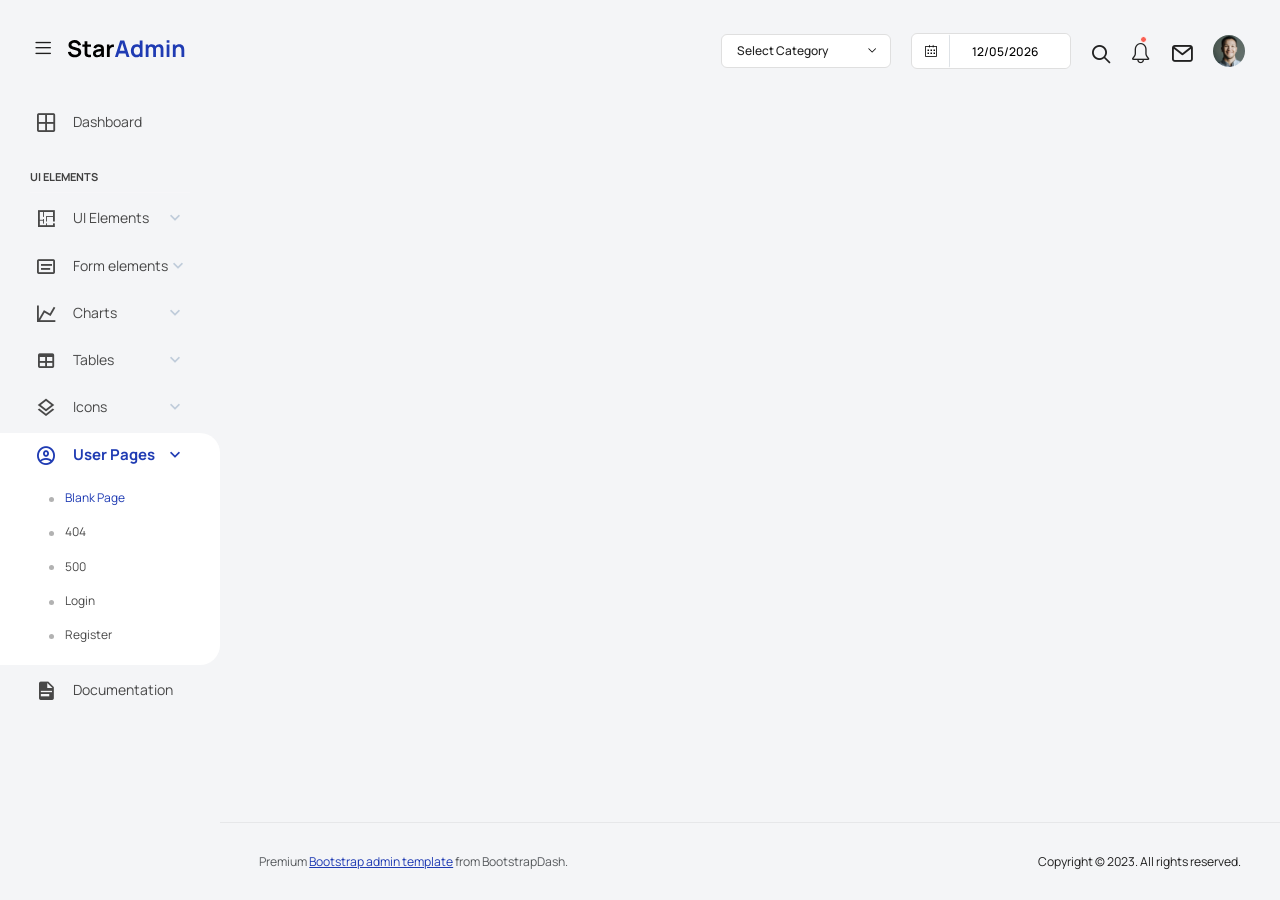
<file: staradmin-2-free/dist/pages/samples/blank-page.html>
<!DOCTYPE html>
<html lang="en">
  <head>
    <!-- Required meta tags -->
    <meta charset="utf-8">
    <meta name="viewport" content="width=device-width, initial-scale=1, shrink-to-fit=no">
    <title>Star Admin2 </title>
    <!-- plugins:css -->
    <link rel="stylesheet" href="../../assets/vendors/feather/feather.css">
    <link rel="stylesheet" href="../../assets/vendors/mdi/css/materialdesignicons.min.css">
    <link rel="stylesheet" href="../../assets/vendors/ti-icons/css/themify-icons.css">
    <link rel="stylesheet" href="../../assets/vendors/font-awesome/css/font-awesome.min.css">
    <link rel="stylesheet" href="../../assets/vendors/typicons/typicons.css">
    <link rel="stylesheet" href="../../assets/vendors/simple-line-icons/css/simple-line-icons.css">
    <link rel="stylesheet" href="../../assets/vendors/css/vendor.bundle.base.css">
    <link rel="stylesheet" href="../../assets/vendors/bootstrap-datepicker/bootstrap-datepicker.min.css">
    <!-- endinject -->
    <!-- Plugin css for this page -->
    <!-- End plugin css for this page -->
    <!-- inject:css -->
    <link rel="stylesheet" href="../../assets/css/style.css">
    <!-- endinject -->
    <link rel="shortcut icon" href="../../assets/images/favicon.png" />
  </head>
  <body>
    <div class="container-scroller">
      <!-- partial:../../partials/_navbar.html -->
      <nav class="navbar default-layout col-lg-12 col-12 p-0 fixed-top d-flex align-items-top flex-row">
        <div class="text-center navbar-brand-wrapper d-flex align-items-center justify-content-start">
          <div class="me-3">
            <button class="navbar-toggler navbar-toggler align-self-center" type="button" data-bs-toggle="minimize">
              <span class="icon-menu"></span>
            </button>
          </div>
          <div>
            <a class="navbar-brand brand-logo" href="../../index.html">
              <img src="../../assets/images/logo.svg" alt="logo" />
            </a>
            <a class="navbar-brand brand-logo-mini" href="../../index.html">
              <img src="../../assets/images/logo-mini.svg" alt="logo" />
            </a>
          </div>
        </div>
        <div class="navbar-menu-wrapper d-flex align-items-top">
          <ul class="navbar-nav">
            <li class="nav-item fw-semibold d-none d-lg-block ms-0">
              <h1 class="welcome-text">Good Morning, <span class="text-black fw-bold">John Doe</span></h1>
              <h3 class="welcome-sub-text">Your performance summary this week </h3>
            </li>
          </ul>
          <ul class="navbar-nav ms-auto">
            <li class="nav-item dropdown d-none d-lg-block">
              <a class="nav-link dropdown-bordered dropdown-toggle dropdown-toggle-split" id="messageDropdown" href="#" data-bs-toggle="dropdown" aria-expanded="false"> Select Category </a>
              <div class="dropdown-menu dropdown-menu-right navbar-dropdown preview-list pb-0" aria-labelledby="messageDropdown">
                <a class="dropdown-item py-3">
                  <p class="mb-0 fw-medium float-start">Select category</p>
                </a>
                <div class="dropdown-divider"></div>
                <a class="dropdown-item preview-item">
                  <div class="preview-item-content flex-grow py-2">
                    <p class="preview-subject ellipsis fw-medium text-dark">Bootstrap Bundle </p>
                    <p class="fw-light small-text mb-0">This is a Bundle featuring 16 unique dashboards</p>
                  </div>
                </a>
                <a class="dropdown-item preview-item">
                  <div class="preview-item-content flex-grow py-2">
                    <p class="preview-subject ellipsis fw-medium text-dark">Angular Bundle</p>
                    <p class="fw-light small-text mb-0">Everything you’ll ever need for your Angular projects</p>
                  </div>
                </a>
                <a class="dropdown-item preview-item">
                  <div class="preview-item-content flex-grow py-2">
                    <p class="preview-subject ellipsis fw-medium text-dark">VUE Bundle</p>
                    <p class="fw-light small-text mb-0">Bundle of 6 Premium Vue Admin Dashboard</p>
                  </div>
                </a>
                <a class="dropdown-item preview-item">
                  <div class="preview-item-content flex-grow py-2">
                    <p class="preview-subject ellipsis fw-medium text-dark">React Bundle</p>
                    <p class="fw-light small-text mb-0">Bundle of 8 Premium React Admin Dashboard</p>
                  </div>
                </a>
              </div>
            </li>
            <li class="nav-item d-none d-lg-block">
              <div id="datepicker-popup" class="input-group date datepicker navbar-date-picker">
                <span class="input-group-addon input-group-prepend border-right">
                  <span class="icon-calendar input-group-text calendar-icon"></span>
                </span>
                <input type="text" class="form-control">
              </div>
            </li>
            <li class="nav-item">
              <form class="search-form" action="#">
                <i class="icon-search"></i>
                <input type="search" class="form-control" placeholder="Search Here" title="Search here">
              </form>
            </li>
            <li class="nav-item dropdown">
              <a class="nav-link count-indicator" id="notificationDropdown" href="#" data-bs-toggle="dropdown">
                <i class="icon-bell"></i>
                <span class="count"></span>
              </a>
              <div class="dropdown-menu dropdown-menu-right navbar-dropdown preview-list pb-0" aria-labelledby="notificationDropdown">
                <a class="dropdown-item py-3 border-bottom">
                  <p class="mb-0 fw-medium float-start">You have 4 new notifications </p>
                  <span class="badge badge-pill badge-primary float-end">View all</span>
                </a>
                <a class="dropdown-item preview-item py-3">
                  <div class="preview-thumbnail">
                    <i class="mdi mdi-alert m-auto text-primary"></i>
                  </div>
                  <div class="preview-item-content">
                    <h6 class="preview-subject fw-normal text-dark mb-1">Application Error</h6>
                    <p class="fw-light small-text mb-0"> Just now </p>
                  </div>
                </a>
                <a class="dropdown-item preview-item py-3">
                  <div class="preview-thumbnail">
                    <i class="mdi mdi-lock-outline m-auto text-primary"></i>
                  </div>
                  <div class="preview-item-content">
                    <h6 class="preview-subject fw-normal text-dark mb-1">Settings</h6>
                    <p class="fw-light small-text mb-0"> Private message </p>
                  </div>
                </a>
                <a class="dropdown-item preview-item py-3">
                  <div class="preview-thumbnail">
                    <i class="mdi mdi-airballoon m-auto text-primary"></i>
                  </div>
                  <div class="preview-item-content">
                    <h6 class="preview-subject fw-normal text-dark mb-1">New user registration</h6>
                    <p class="fw-light small-text mb-0"> 2 days ago </p>
                  </div>
                </a>
              </div>
            </li>
            <li class="nav-item dropdown">
              <a class="nav-link count-indicator" id="countDropdown" href="#" data-bs-toggle="dropdown" aria-expanded="false">
                <i class="icon-mail icon-lg"></i>
              </a>
              <div class="dropdown-menu dropdown-menu-right navbar-dropdown preview-list pb-0" aria-labelledby="countDropdown">
                <a class="dropdown-item py-3">
                  <p class="mb-0 fw-medium float-start">You have 7 unread mails </p>
                  <span class="badge badge-pill badge-primary float-end">View all</span>
                </a>
                <div class="dropdown-divider"></div>
                <a class="dropdown-item preview-item">
                  <div class="preview-thumbnail">
                    <img src="../../assets/images/faces/face10.jpg" alt="image" class="img-sm profile-pic">
                  </div>
                  <div class="preview-item-content flex-grow py-2">
                    <p class="preview-subject ellipsis fw-medium text-dark">Marian Garner </p>
                    <p class="fw-light small-text mb-0"> The meeting is cancelled </p>
                  </div>
                </a>
                <a class="dropdown-item preview-item">
                  <div class="preview-thumbnail">
                    <img src="../../assets/images/faces/face12.jpg" alt="image" class="img-sm profile-pic">
                  </div>
                  <div class="preview-item-content flex-grow py-2">
                    <p class="preview-subject ellipsis fw-medium text-dark">David Grey </p>
                    <p class="fw-light small-text mb-0"> The meeting is cancelled </p>
                  </div>
                </a>
                <a class="dropdown-item preview-item">
                  <div class="preview-thumbnail">
                    <img src="../../assets/images/faces/face1.jpg" alt="image" class="img-sm profile-pic">
                  </div>
                  <div class="preview-item-content flex-grow py-2">
                    <p class="preview-subject ellipsis fw-medium text-dark">Travis Jenkins </p>
                    <p class="fw-light small-text mb-0"> The meeting is cancelled </p>
                  </div>
                </a>
              </div>
            </li>
            <li class="nav-item dropdown d-none d-lg-block user-dropdown">
              <a class="nav-link" id="UserDropdown" href="#" data-bs-toggle="dropdown" aria-expanded="false">
                <img class="img-xs rounded-circle" src="../../assets/images/faces/face8.jpg" alt="Profile image"> </a>
              <div class="dropdown-menu dropdown-menu-right navbar-dropdown" aria-labelledby="UserDropdown">
                <div class="dropdown-header text-center">
                  <img class="img-md rounded-circle" src="../../assets/images/faces/face8.jpg" alt="Profile image">
                  <p class="mb-1 mt-3 fw-semibold">Allen Moreno</p>
                  <p class="fw-light text-muted mb-0">allenmoreno@gmail.com</p>
                </div>
                <a class="dropdown-item"><i class="dropdown-item-icon mdi mdi-account-outline text-primary me-2"></i> My Profile <span class="badge badge-pill badge-danger">1</span></a>
                <a class="dropdown-item"><i class="dropdown-item-icon mdi mdi-message-text-outline text-primary me-2"></i> Messages</a>
                <a class="dropdown-item"><i class="dropdown-item-icon mdi mdi-calendar-check-outline text-primary me-2"></i> Activity</a>
                <a class="dropdown-item"><i class="dropdown-item-icon mdi mdi-help-circle-outline text-primary me-2"></i> FAQ</a>
                <a class="dropdown-item"><i class="dropdown-item-icon mdi mdi-power text-primary me-2"></i>Sign Out</a>
              </div>
            </li>
          </ul>
          <button class="navbar-toggler navbar-toggler-right d-lg-none align-self-center" type="button" data-bs-toggle="offcanvas">
            <span class="mdi mdi-menu"></span>
          </button>
        </div>
      </nav>
      <!-- partial -->
      <div class="container-fluid page-body-wrapper">
        <!-- partial:../../partials/_sidebar.html -->
        <nav class="sidebar sidebar-offcanvas" id="sidebar">
          <ul class="nav">
            <li class="nav-item">
              <a class="nav-link" href="../../index.html">
                <i class="mdi mdi-grid-large menu-icon"></i>
                <span class="menu-title">Dashboard</span>
              </a>
            </li>
            <li class="nav-item nav-category">UI Elements</li>
            <li class="nav-item">
              <a class="nav-link" data-bs-toggle="collapse" href="#ui-basic" aria-expanded="false" aria-controls="ui-basic">
                <i class="menu-icon mdi mdi-floor-plan"></i>
                <span class="menu-title">UI Elements</span>
                <i class="menu-arrow"></i>
              </a>
              <div class="collapse" id="ui-basic">
                <ul class="nav flex-column sub-menu">
                  <li class="nav-item"> <a class="nav-link" href="../../pages/ui-features/buttons.html">Buttons</a></li>
                  <li class="nav-item"> <a class="nav-link" href="../../pages/ui-features/dropdowns.html">Dropdowns</a></li>
                  <li class="nav-item"> <a class="nav-link" href="../../pages/ui-features/typography.html">Typography</a></li>
                </ul>
              </div>
            </li>
            <li class="nav-item">
              <a class="nav-link" data-bs-toggle="collapse" href="#form-elements" aria-expanded="false" aria-controls="form-elements">
                <i class="menu-icon mdi mdi-card-text-outline"></i>
                <span class="menu-title">Form elements</span>
                <i class="menu-arrow"></i>
              </a>
              <div class="collapse" id="form-elements">
                <ul class="nav flex-column sub-menu">
                  <li class="nav-item"><a class="nav-link" href="../../pages/forms/basic_elements.html">Basic Elements</a></li>
                </ul>
              </div>
            </li>
            <li class="nav-item">
              <a class="nav-link" data-bs-toggle="collapse" href="#charts" aria-expanded="false" aria-controls="charts">
                <i class="menu-icon mdi mdi-chart-line"></i>
                <span class="menu-title">Charts</span>
                <i class="menu-arrow"></i>
              </a>
              <div class="collapse" id="charts">
                <ul class="nav flex-column sub-menu">
                  <li class="nav-item"> <a class="nav-link" href="../../pages/charts/chartjs.html">ChartJs</a></li>
                </ul>
              </div>
            </li>
            <li class="nav-item">
              <a class="nav-link" data-bs-toggle="collapse" href="#tables" aria-expanded="false" aria-controls="tables">
                <i class="menu-icon mdi mdi-table"></i>
                <span class="menu-title">Tables</span>
                <i class="menu-arrow"></i>
              </a>
              <div class="collapse" id="tables">
                <ul class="nav flex-column sub-menu">
                  <li class="nav-item"> <a class="nav-link" href="../../pages/tables/basic-table.html">Basic table</a></li>
                </ul>
              </div>
            </li>
            <li class="nav-item">
              <a class="nav-link" data-bs-toggle="collapse" href="#icons" aria-expanded="false" aria-controls="icons">
                <i class="menu-icon mdi mdi-layers-outline"></i>
                <span class="menu-title">Icons</span>
                <i class="menu-arrow"></i>
              </a>
              <div class="collapse" id="icons">
                <ul class="nav flex-column sub-menu">
                  <li class="nav-item"> <a class="nav-link" href="../../pages/icons/font-awesome.html">Font Awesome</a></li>
                </ul>
              </div>
            </li>
            <li class="nav-item">
              <a class="nav-link" data-bs-toggle="collapse" href="#auth" aria-expanded="false" aria-controls="auth">
                <i class="menu-icon mdi mdi-account-circle-outline"></i>
                <span class="menu-title">User Pages</span>
                <i class="menu-arrow"></i>
              </a>
              <div class="collapse" id="auth">
                <ul class="nav flex-column sub-menu">
                  <li class="nav-item"> <a class="nav-link" href="../../pages/samples/blank-page.html"> Blank Page </a></li>
                  <li class="nav-item"> <a class="nav-link" href="../../pages/samples/error-404.html"> 404 </a></li>
                  <li class="nav-item"> <a class="nav-link" href="../../pages/samples/error-500.html"> 500 </a></li>
                  <li class="nav-item"> <a class="nav-link" href="../../pages/samples/login.html"> Login </a></li>
                  <li class="nav-item"> <a class="nav-link" href="../../pages/samples/register.html"> Register </a></li>
                </ul>
              </div>
            </li>
            <li class="nav-item">
              <a class="nav-link" href="../../docs/documentation.html">
                <i class="menu-icon mdi mdi-file-document"></i>
                <span class="menu-title">Documentation</span>
              </a>
            </li>
          </ul>
        </nav>
        <!-- partial -->
        <div class="main-panel">
          <div class="content-wrapper">
          </div>
          <!-- content-wrapper ends -->
          <!-- partial:../../partials/_footer.html -->
          <footer class="footer">
            <div class="d-sm-flex justify-content-center justify-content-sm-between">
              <span class="text-muted text-center text-sm-left d-block d-sm-inline-block">Premium <a href="https://www.bootstrapdash.com/" target="_blank">Bootstrap admin template</a> from BootstrapDash.</span>
              <span class="float-none float-sm-end d-block mt-1 mt-sm-0 text-center">Copyright © 2023. All rights reserved.</span>
            </div>
          </footer>
          <!-- partial -->
        </div>
        <!-- main-panel ends -->
      </div>
      <!-- page-body-wrapper ends -->
    </div>
    <!-- container-scroller -->
    <!-- plugins:js -->
    <script src="../../assets/vendors/js/vendor.bundle.base.js"></script>
    <script src="../../assets/vendors/bootstrap-datepicker/bootstrap-datepicker.min.js"></script>
    <!-- endinject -->
    <!-- Plugin js for this page -->
    <!-- End plugin js for this page -->
    <!-- inject:js -->
    <script src="../../assets/js/off-canvas.js"></script>
    <script src="../../assets/js/template.js"></script>
    <script src="../../assets/js/settings.js"></script>
    <script src="../../assets/js/hoverable-collapse.js"></script>
    <script src="../../assets/js/todolist.js"></script>
    <!-- endinject -->
    <!-- Custom js for this page-->
    <!-- End custom js for this page-->
  </body>
</html>
</file>
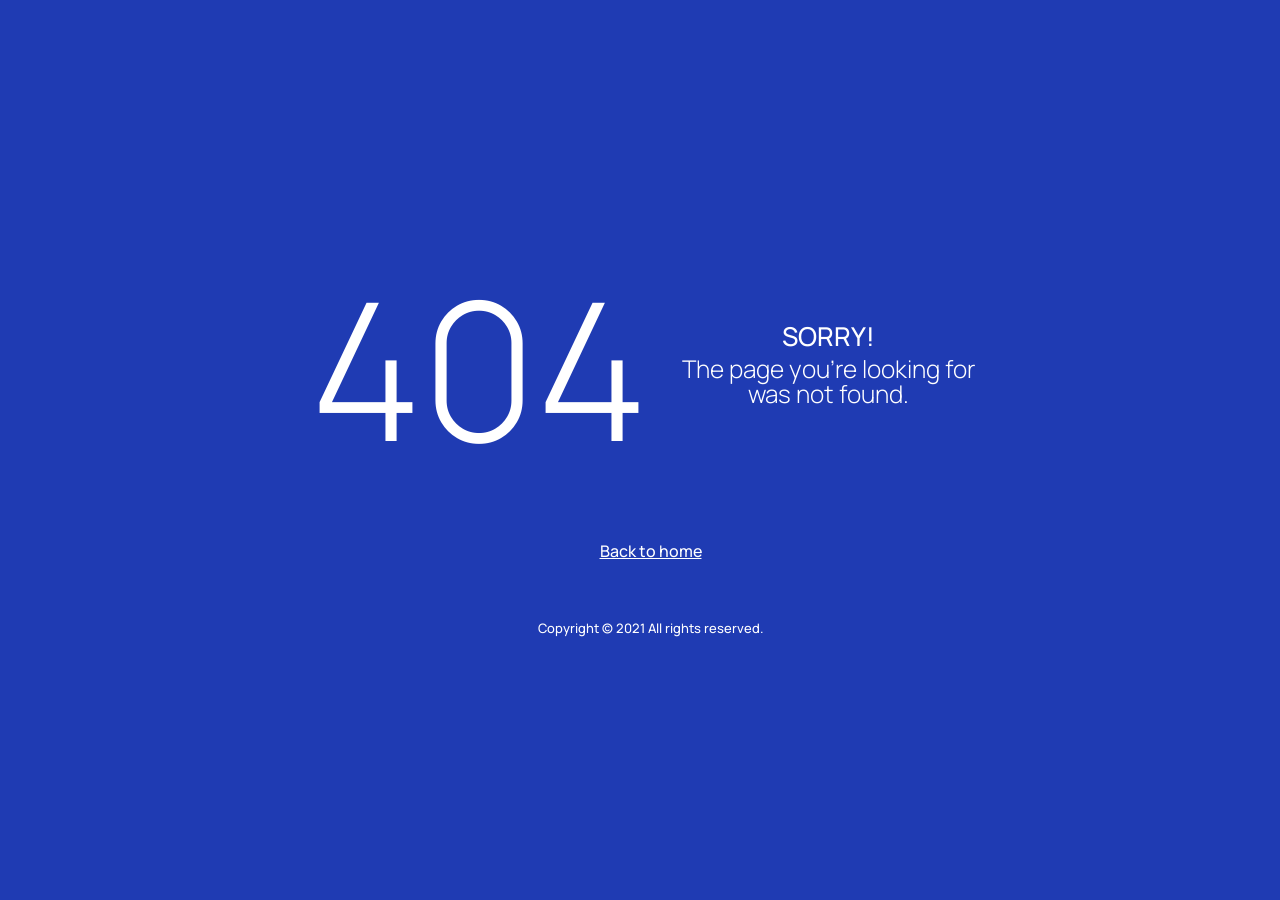
<file: staradmin-2-free/dist/pages/samples/error-404.html>
<!DOCTYPE html>
<html lang="en">
  <head>
    <!-- Required meta tags -->
    <meta charset="utf-8">
    <meta name="viewport" content="width=device-width, initial-scale=1, shrink-to-fit=no">
    <title>Star Admin2 </title>
    <!-- plugins:css -->
    <link rel="stylesheet" href="../../assets/vendors/feather/feather.css">
    <link rel="stylesheet" href="../../assets/vendors/mdi/css/materialdesignicons.min.css">
    <link rel="stylesheet" href="../../assets/vendors/ti-icons/css/themify-icons.css">
    <link rel="stylesheet" href="../../assets/vendors/font-awesome/css/font-awesome.min.css">
    <link rel="stylesheet" href="../../assets/vendors/typicons/typicons.css">
    <link rel="stylesheet" href="../../assets/vendors/simple-line-icons/css/simple-line-icons.css">
    <link rel="stylesheet" href="../../assets/vendors/css/vendor.bundle.base.css">
    <link rel="stylesheet" href="../../assets/vendors/bootstrap-datepicker/bootstrap-datepicker.min.css">
    <!-- endinject -->
    <!-- Plugin css for this page -->
    <!-- End plugin css for this page -->
    <!-- inject:css -->
    <link rel="stylesheet" href="../../assets/css/style.css">
    <!-- endinject -->
    <link rel="shortcut icon" href="../../assets/images/favicon.png" />
  </head>
  <body>
    <div class="container-scroller">
      <div class="container-fluid page-body-wrapper full-page-wrapper">
        <div class="content-wrapper d-flex align-items-center text-center error-page bg-primary">
          <div class="row flex-grow">
            <div class="col-lg-7 mx-auto text-white">
              <div class="row align-items-center d-flex flex-row">
                <div class="col-lg-6 text-lg-right pr-lg-4">
                  <h1 class="display-1 mb-0">404</h1>
                </div>
                <div class="col-lg-6 error-page-divider text-lg-left pl-lg-4">
                  <h2>SORRY!</h2>
                  <h3 class="fw-light">The page you’re looking for was not found.</h3>
                </div>
              </div>
              <div class="row mt-5">
                <div class="col-12 text-center mt-xl-2">
                  <a class="text-white fw-medium" href="../../index.html">Back to home</a>
                </div>
              </div>
              <div class="row mt-5">
                <div class="col-12 mt-xl-2">
                  <p class="text-white fw-medium text-center">Copyright &copy; 2021 All rights reserved.</p>
                </div>
              </div>
            </div>
          </div>
        </div>
        <!-- content-wrapper ends -->
      </div>
      <!-- page-body-wrapper ends -->
    </div>
    <!-- container-scroller -->
    <!-- plugins:js -->
    <script src="../../assets/vendors/js/vendor.bundle.base.js"></script>
    <script src="../../assets/vendors/bootstrap-datepicker/bootstrap-datepicker.min.js"></script>
    <!-- endinject -->
    <!-- Plugin js for this page -->
    <!-- End plugin js for this page -->
    <!-- inject:js -->
    <script src="../../assets/js/off-canvas.js"></script>
    <script src="../../assets/js/template.js"></script>
    <script src="../../assets/js/settings.js"></script>
    <script src="../../assets/js/hoverable-collapse.js"></script>
    <script src="../../assets/js/todolist.js"></script>
    <!-- endinject -->
  </body>
</html>
</file>
<file: staradmin-2-free/dist/assets/vendors/feather/feather.css>
@charset "UTF-8";
 
@font-face {
  font-family: "feather";
  src:url("fonts/feather-webfont.eot");
  src:url("fonts/feather-webfont.eot?#iefix") format("embedded-opentype"),
    url("fonts/feather-webfont.woff") format("woff"),
    url("fonts/feather-webfont.ttf") format("truetype"),
    url("fonts/feather-webfont.svg#feather") format("svg");
  font-weight: normal;
  font-style: normal;
}

/* Character Mapping Method */
 
[data-icon]:before {
  display: inline-block;
  font-family: "feather";
  content: attr(data-icon);
  font-style: normal;
  font-weight: normal;
  font-variant: normal;
  text-transform: none;
  speak: none;
  line-height: 1;
  -webkit-font-smoothing: antialiased;
  -moz-osx-font-smoothing: grayscale;
}

/* CSS Class Mapping Method */
 
[class^="icon-"],
[class*=" icon-"] {
  display: inline-block;
  font-family: "feather";
  font-style: normal;
  font-weight: normal;
  font-variant: normal;
  text-transform: none;
  speak: none;
  line-height: 1;
  -webkit-font-smoothing: antialiased;
  -moz-osx-font-smoothing: grayscale;
}

.icon-eye:before {
  content: "\e000";
}

.icon-paper-clip:before {
  content: "\e001";
}

.icon-mail:before {
  content: "\e002";
}

.icon-mail:before {
  content: "\e002";
}

.icon-toggle:before {
  content: "\e003";
}

.icon-layout:before {
  content: "\e004";
}

.icon-link:before {
  content: "\e005";
}

.icon-bell:before {
  content: "\e006";
}

.icon-lock:before {
  content: "\e007";
}

.icon-unlock:before {
  content: "\e008";
}

.icon-ribbon:before {
  content: "\e009";
}

.icon-image:before {
  content: "\e010";
}

.icon-signal:before {
  content: "\e011";
}

.icon-target:before {
  content: "\e012";
}

.icon-clipboard:before {
  content: "\e013";
}

.icon-clock:before {
  content: "\e014";
}

.icon-clock:before {
  content: "\e014";
}

.icon-watch:before {
  content: "\e015";
}

.icon-air-play:before {
  content: "\e016";
}

.icon-camera:before {
  content: "\e017";
}

.icon-video:before {
  content: "\e018";
}

.icon-disc:before {
  content: "\e019";
}

.icon-printer:before {
  content: "\e020";
}

.icon-monitor:before {
  content: "\e021";
}

.icon-server:before {
  content: "\e022";
}

.icon-cog:before {
  content: "\e023";
}

.icon-heart:before {
  content: "\e024";
}

.icon-paragraph:before {
  content: "\e025";
}

.icon-align-justify:before {
  content: "\e026";
}

.icon-align-left:before {
  content: "\e027";
}

.icon-align-center:before {
  content: "\e028";
}

.icon-align-right:before {
  content: "\e029";
}

.icon-book:before {
  content: "\e030";
}

.icon-layers:before {
  content: "\e031";
}

.icon-stack:before {
  content: "\e032";
}

.icon-stack-2:before {
  content: "\e033";
}

.icon-paper:before {
  content: "\e034";
}

.icon-paper-stack:before {
  content: "\e035";
}

.icon-search:before {
  content: "\e036";
}

.icon-zoom-in:before {
  content: "\e037";
}

.icon-zoom-out:before {
  content: "\e038";
}

.icon-reply:before {
  content: "\e039";
}

.icon-circle-plus:before {
  content: "\e040";
}

.icon-circle-minus:before {
  content: "\e041";
}

.icon-circle-check:before {
  content: "\e042";
}

.icon-circle-cross:before {
  content: "\e043";
}

.icon-square-plus:before {
  content: "\e044";
}

.icon-square-minus:before {
  content: "\e045";
}

.icon-square-check:before {
  content: "\e046";
}

.icon-square-cross:before {
  content: "\e047";
}

.icon-microphone:before {
  content: "\e048";
}

.icon-record:before {
  content: "\e049";
}

.icon-skip-back:before {
  content: "\e050";
}

.icon-rewind:before {
  content: "\e051";
}

.icon-play:before {
  content: "\e052";
}

.icon-pause:before {
  content: "\e053";
}

.icon-stop:before {
  content: "\e054";
}

.icon-fast-forward:before {
  content: "\e055";
}

.icon-skip-forward:before {
  content: "\e056";
}

.icon-shuffle:before {
  content: "\e057";
}

.icon-repeat:before {
  content: "\e058";
}

.icon-folder:before {
  content: "\e059";
}

.icon-umbrella:before {
  content: "\e060";
}

.icon-moon:before {
  content: "\e061";
}

.icon-thermometer:before {
  content: "\e062";
}

.icon-drop:before {
  content: "\e063";
}

.icon-sun:before {
  content: "\e064";
}

.icon-cloud:before {
  content: "\e065";
}

.icon-cloud-upload:before {
  content: "\e066";
}

.icon-cloud-download:before {
  content: "\e067";
}

.icon-upload:before {
  content: "\e068";
}

.icon-download:before {
  content: "\e069";
}

.icon-location:before {
  content: "\e070";
}

.icon-location-2:before {
  content: "\e071";
}

.icon-map:before {
  content: "\e072";
}

.icon-battery:before {
  content: "\e073";
}

.icon-head:before {
  content: "\e074";
}

.icon-briefcase:before {
  content: "\e075";
}

.icon-speech-bubble:before {
  content: "\e076";
}

.icon-anchor:before {
  content: "\e077";
}

.icon-globe:before {
  content: "\e078";
}

.icon-box:before {
  content: "\e079";
}

.icon-reload:before {
  content: "\e080";
}

.icon-share:before {
  content: "\e081";
}

.icon-marquee:before {
  content: "\e082";
}

.icon-marquee-plus:before {
  content: "\e083";
}

.icon-marquee-minus:before {
  content: "\e084";
}

.icon-tag:before {
  content: "\e085";
}

.icon-power:before {
  content: "\e086";
}

.icon-command:before {
  content: "\e087";
}

.icon-alt:before {
  content: "\e088";
}

.icon-esc:before {
  content: "\e089";
}

.icon-bar-graph:before {
  content: "\e090";
}

.icon-bar-graph-2:before {
  content: "\e091";
}

.icon-pie-graph:before {
  content: "\e092";
}

.icon-star:before {
  content: "\e093";
}

.icon-arrow-left:before {
  content: "\e094";
}

.icon-arrow-right:before {
  content: "\e095";
}

.icon-arrow-up:before {
  content: "\e096";
}

.icon-arrow-down:before {
  content: "\e097";
}

.icon-volume:before {
  content: "\e098";
}

.icon-mute:before {
  content: "\e099";
}

.icon-content-right:before {
  content: "\e100";
}

.icon-content-left:before {
  content: "\e101";
}

.icon-grid:before {
  content: "\e102";
}

.icon-grid-2:before {
  content: "\e103";
}

.icon-columns:before {
  content: "\e104";
}

.icon-loader:before {
  content: "\e105";
}

.icon-bag:before {
  content: "\e106";
}

.icon-ban:before {
  content: "\e107";
}

.icon-flag:before {
  content: "\e108";
}

.icon-trash:before {
  content: "\e109";
}

.icon-expand:before {
  content: "\e110";
}

.icon-contract:before {
  content: "\e111";
}

.icon-maximize:before {
  content: "\e112";
}

.icon-minimize:before {
  content: "\e113";
}

.icon-plus:before {
  content: "\e114";
}

.icon-minus:before {
  content: "\e115";
}

.icon-check:before {
  content: "\e116";
}

.icon-cross:before {
  content: "\e117";
}

.icon-move:before {
  content: "\e118";
}

.icon-delete:before {
  content: "\e119";
}

.icon-menu:before {
  content: "\e120";
}

.icon-archive:before {
  content: "\e121";
}

.icon-inbox:before {
  content: "\e122";
}

.icon-outbox:before {
  content: "\e123";
}

.icon-file:before {
  content: "\e124";
}

.icon-file-add:before {
  content: "\e125";
}

.icon-file-subtract:before {
  content: "\e126";
}

.icon-help:before {
  content: "\e127";
}

.icon-open:before {
  content: "\e128";
}

.icon-ellipsis:before {
  content: "\e129";
}
</file>
<file: staradmin-2-free/dist/assets/vendors/ti-icons/css/themify-icons.css>
@font-face {
	font-family: 'themify';
	src:url('../fonts/themify.eot');
	src:url('../fonts/themify.eot?#iefix') format('embedded-opentype'),
		url('../fonts/themify.woff') format('woff'),
		url('../fonts/themify.ttf') format('truetype'),
		url('../fonts/themify.svg') format('svg');
	font-weight: normal;
	font-style: normal;
}

[class^="ti-"], [class*=" ti-"] {
	font-family: 'themify';
	speak: none;
	font-style: normal;
	font-weight: normal;
	font-variant: normal;
	text-transform: none;
	line-height: 1;

	/* Better Font Rendering =========== */
	-webkit-font-smoothing: antialiased;
	-moz-osx-font-smoothing: grayscale;
}

.ti-wand:before {
	content: "\e600";
}
.ti-volume:before {
	content: "\e601";
}
.ti-user:before {
	content: "\e602";
}
.ti-unlock:before {
	content: "\e603";
}
.ti-unlink:before {
	content: "\e604";
}
.ti-trash:before {
	content: "\e605";
}
.ti-thought:before {
	content: "\e606";
}
.ti-target:before {
	content: "\e607";
}
.ti-tag:before {
	content: "\e608";
}
.ti-tablet:before {
	content: "\e609";
}
.ti-star:before {
	content: "\e60a";
}
.ti-spray:before {
	content: "\e60b";
}
.ti-signal:before {
	content: "\e60c";
}
.ti-shopping-cart:before {
	content: "\e60d";
}
.ti-shopping-cart-full:before {
	content: "\e60e";
}
.ti-settings:before {
	content: "\e60f";
}
.ti-search:before {
	content: "\e610";
}
.ti-zoom-in:before {
	content: "\e611";
}
.ti-zoom-out:before {
	content: "\e612";
}
.ti-cut:before {
	content: "\e613";
}
.ti-ruler:before {
	content: "\e614";
}
.ti-ruler-pencil:before {
	content: "\e615";
}
.ti-ruler-alt:before {
	content: "\e616";
}
.ti-bookmark:before {
	content: "\e617";
}
.ti-bookmark-alt:before {
	content: "\e618";
}
.ti-reload:before {
	content: "\e619";
}
.ti-plus:before {
	content: "\e61a";
}
.ti-pin:before {
	content: "\e61b";
}
.ti-pencil:before {
	content: "\e61c";
}
.ti-pencil-alt:before {
	content: "\e61d";
}
.ti-paint-roller:before {
	content: "\e61e";
}
.ti-paint-bucket:before {
	content: "\e61f";
}
.ti-na:before {
	content: "\e620";
}
.ti-mobile:before {
	content: "\e621";
}
.ti-minus:before {
	content: "\e622";
}
.ti-medall:before {
	content: "\e623";
}
.ti-medall-alt:before {
	content: "\e624";
}
.ti-marker:before {
	content: "\e625";
}
.ti-marker-alt:before {
	content: "\e626";
}
.ti-arrow-up:before {
	content: "\e627";
}
.ti-arrow-right:before {
	content: "\e628";
}
.ti-arrow-left:before {
	content: "\e629";
}
.ti-arrow-down:before {
	content: "\e62a";
}
.ti-lock:before {
	content: "\e62b";
}
.ti-location-arrow:before {
	content: "\e62c";
}
.ti-link:before {
	content: "\e62d";
}
.ti-layout:before {
	content: "\e62e";
}
.ti-layers:before {
	content: "\e62f";
}
.ti-layers-alt:before {
	content: "\e630";
}
.ti-key:before {
	content: "\e631";
}
.ti-import:before {
	content: "\e632";
}
.ti-image:before {
	content: "\e633";
}
.ti-heart:before {
	content: "\e634";
}
.ti-heart-broken:before {
	content: "\e635";
}
.ti-hand-stop:before {
	content: "\e636";
}
.ti-hand-open:before {
	content: "\e637";
}
.ti-hand-drag:before {
	content: "\e638";
}
.ti-folder:before {
	content: "\e639";
}
.ti-flag:before {
	content: "\e63a";
}
.ti-flag-alt:before {
	content: "\e63b";
}
.ti-flag-alt-2:before {
	content: "\e63c";
}
.ti-eye:before {
	content: "\e63d";
}
.ti-export:before {
	content: "\e63e";
}
.ti-exchange-vertical:before {
	content: "\e63f";
}
.ti-desktop:before {
	content: "\e640";
}
.ti-cup:before {
	content: "\e641";
}
.ti-crown:before {
	content: "\e642";
}
.ti-comments:before {
	content: "\e643";
}
.ti-comment:before {
	content: "\e644";
}
.ti-comment-alt:before {
	content: "\e645";
}
.ti-close:before {
	content: "\e646";
}
.ti-clip:before {
	content: "\e647";
}
.ti-angle-up:before {
	content: "\e648";
}
.ti-angle-right:before {
	content: "\e649";
}
.ti-angle-left:before {
	content: "\e64a";
}
.ti-angle-down:before {
	content: "\e64b";
}
.ti-check:before {
	content: "\e64c";
}
.ti-check-box:before {
	content: "\e64d";
}
.ti-camera:before {
	content: "\e64e";
}
.ti-announcement:before {
	content: "\e64f";
}
.ti-brush:before {
	content: "\e650";
}
.ti-briefcase:before {
	content: "\e651";
}
.ti-bolt:before {
	content: "\e652";
}
.ti-bolt-alt:before {
	content: "\e653";
}
.ti-blackboard:before {
	content: "\e654";
}
.ti-bag:before {
	content: "\e655";
}
.ti-move:before {
	content: "\e656";
}
.ti-arrows-vertical:before {
	content: "\e657";
}
.ti-arrows-horizontal:before {
	content: "\e658";
}
.ti-fullscreen:before {
	content: "\e659";
}
.ti-arrow-top-right:before {
	content: "\e65a";
}
.ti-arrow-top-left:before {
	content: "\e65b";
}
.ti-arrow-circle-up:before {
	content: "\e65c";
}
.ti-arrow-circle-right:before {
	content: "\e65d";
}
.ti-arrow-circle-left:before {
	content: "\e65e";
}
.ti-arrow-circle-down:before {
	content: "\e65f";
}
.ti-angle-double-up:before {
	content: "\e660";
}
.ti-angle-double-right:before {
	content: "\e661";
}
.ti-angle-double-left:before {
	content: "\e662";
}
.ti-angle-double-down:before {
	content: "\e663";
}
.ti-zip:before {
	content: "\e664";
}
.ti-world:before {
	content: "\e665";
}
.ti-wheelchair:before {
	content: "\e666";
}
.ti-view-list:before {
	content: "\e667";
}
.ti-view-list-alt:before {
	content: "\e668";
}
.ti-view-grid:before {
	content: "\e669";
}
.ti-uppercase:before {
	content: "\e66a";
}
.ti-upload:before {
	content: "\e66b";
}
.ti-underline:before {
	content: "\e66c";
}
.ti-truck:before {
	content: "\e66d";
}
.ti-timer:before {
	content: "\e66e";
}
.ti-ticket:before {
	content: "\e66f";
}
.ti-thumb-up:before {
	content: "\e670";
}
.ti-thumb-down:before {
	content: "\e671";
}
.ti-text:before {
	content: "\e672";
}
.ti-stats-up:before {
	content: "\e673";
}
.ti-stats-down:before {
	content: "\e674";
}
.ti-split-v:before {
	content: "\e675";
}
.ti-split-h:before {
	content: "\e676";
}
.ti-smallcap:before {
	content: "\e677";
}
.ti-shine:before {
	content: "\e678";
}
.ti-shift-right:before {
	content: "\e679";
}
.ti-shift-left:before {
	content: "\e67a";
}
.ti-shield:before {
	content: "\e67b";
}
.ti-notepad:before {
	content: "\e67c";
}
.ti-server:before {
	content: "\e67d";
}
.ti-quote-right:before {
	content: "\e67e";
}
.ti-quote-left:before {
	content: "\e67f";
}
.ti-pulse:before {
	content: "\e680";
}
.ti-printer:before {
	content: "\e681";
}
.ti-power-off:before {
	content: "\e682";
}
.ti-plug:before {
	content: "\e683";
}
.ti-pie-chart:before {
	content: "\e684";
}
.ti-paragraph:before {
	content: "\e685";
}
.ti-panel:before {
	content: "\e686";
}
.ti-package:before {
	content: "\e687";
}
.ti-music:before {
	content: "\e688";
}
.ti-music-alt:before {
	content: "\e689";
}
.ti-mouse:before {
	content: "\e68a";
}
.ti-mouse-alt:before {
	content: "\e68b";
}
.ti-money:before {
	content: "\e68c";
}
.ti-microphone:before {
	content: "\e68d";
}
.ti-menu:before {
	content: "\e68e";
}
.ti-menu-alt:before {
	content: "\e68f";
}
.ti-map:before {
	content: "\e690";
}
.ti-map-alt:before {
	content: "\e691";
}
.ti-loop:before {
	content: "\e692";
}
.ti-location-pin:before {
	content: "\e693";
}
.ti-list:before {
	content: "\e694";
}
.ti-light-bulb:before {
	content: "\e695";
}
.ti-Italic:before {
	content: "\e696";
}
.ti-info:before {
	content: "\e697";
}
.ti-infinite:before {
	content: "\e698";
}
.ti-id-badge:before {
	content: "\e699";
}
.ti-hummer:before {
	content: "\e69a";
}
.ti-home:before {
	content: "\e69b";
}
.ti-help:before {
	content: "\e69c";
}
.ti-headphone:before {
	content: "\e69d";
}
.ti-harddrives:before {
	content: "\e69e";
}
.ti-harddrive:before {
	content: "\e69f";
}
.ti-gift:before {
	content: "\e6a0";
}
.ti-game:before {
	content: "\e6a1";
}
.ti-filter:before {
	content: "\e6a2";
}
.ti-files:before {
	content: "\e6a3";
}
.ti-file:before {
	content: "\e6a4";
}
.ti-eraser:before {
	content: "\e6a5";
}
.ti-envelope:before {
	content: "\e6a6";
}
.ti-download:before {
	content: "\e6a7";
}
.ti-direction:before {
	content: "\e6a8";
}
.ti-direction-alt:before {
	content: "\e6a9";
}
.ti-dashboard:before {
	content: "\e6aa";
}
.ti-control-stop:before {
	content: "\e6ab";
}
.ti-control-shuffle:before {
	content: "\e6ac";
}
.ti-control-play:before {
	content: "\e6ad";
}
.ti-control-pause:before {
	content: "\e6ae";
}
.ti-control-forward:before {
	content: "\e6af";
}
.ti-control-backward:before {
	content: "\e6b0";
}
.ti-cloud:before {
	content: "\e6b1";
}
.ti-cloud-up:before {
	content: "\e6b2";
}
.ti-cloud-down:before {
	content: "\e6b3";
}
.ti-clipboard:before {
	content: "\e6b4";
}
.ti-car:before {
	content: "\e6b5";
}
.ti-calendar:before {
	content: "\e6b6";
}
.ti-book:before {
	content: "\e6b7";
}
.ti-bell:before {
	content: "\e6b8";
}
.ti-basketball:before {
	content: "\e6b9";
}
.ti-bar-chart:before {
	content: "\e6ba";
}
.ti-bar-chart-alt:before {
	content: "\e6bb";
}
.ti-back-right:before {
	content: "\e6bc";
}
.ti-back-left:before {
	content: "\e6bd";
}
.ti-arrows-corner:before {
	content: "\e6be";
}
.ti-archive:before {
	content: "\e6bf";
}
.ti-anchor:before {
	content: "\e6c0";
}
.ti-align-right:before {
	content: "\e6c1";
}
.ti-align-left:before {
	content: "\e6c2";
}
.ti-align-justify:before {
	content: "\e6c3";
}
.ti-align-center:before {
	content: "\e6c4";
}
.ti-alert:before {
	content: "\e6c5";
}
.ti-alarm-clock:before {
	content: "\e6c6";
}
.ti-agenda:before {
	content: "\e6c7";
}
.ti-write:before {
	content: "\e6c8";
}
.ti-window:before {
	content: "\e6c9";
}
.ti-widgetized:before {
	content: "\e6ca";
}
.ti-widget:before {
	content: "\e6cb";
}
.ti-widget-alt:before {
	content: "\e6cc";
}
.ti-wallet:before {
	content: "\e6cd";
}
.ti-video-clapper:before {
	content: "\e6ce";
}
.ti-video-camera:before {
	content: "\e6cf";
}
.ti-vector:before {
	content: "\e6d0";
}
.ti-themify-logo:before {
	content: "\e6d1";
}
.ti-themify-favicon:before {
	content: "\e6d2";
}
.ti-themify-favicon-alt:before {
	content: "\e6d3";
}
.ti-support:before {
	content: "\e6d4";
}
.ti-stamp:before {
	content: "\e6d5";
}
.ti-split-v-alt:before {
	content: "\e6d6";
}
.ti-slice:before {
	content: "\e6d7";
}
.ti-shortcode:before {
	content: "\e6d8";
}
.ti-shift-right-alt:before {
	content: "\e6d9";
}
.ti-shift-left-alt:before {
	content: "\e6da";
}
.ti-ruler-alt-2:before {
	content: "\e6db";
}
.ti-receipt:before {
	content: "\e6dc";
}
.ti-pin2:before {
	content: "\e6dd";
}
.ti-pin-alt:before {
	content: "\e6de";
}
.ti-pencil-alt2:before {
	content: "\e6df";
}
.ti-palette:before {
	content: "\e6e0";
}
.ti-more:before {
	content: "\e6e1";
}
.ti-more-alt:before {
	content: "\e6e2";
}
.ti-microphone-alt:before {
	content: "\e6e3";
}
.ti-magnet:before {
	content: "\e6e4";
}
.ti-line-double:before {
	content: "\e6e5";
}
.ti-line-dotted:before {
	content: "\e6e6";
}
.ti-line-dashed:before {
	content: "\e6e7";
}
.ti-layout-width-full:before {
	content: "\e6e8";
}
.ti-layout-width-default:before {
	content: "\e6e9";
}
.ti-layout-width-default-alt:before {
	content: "\e6ea";
}
.ti-layout-tab:before {
	content: "\e6eb";
}
.ti-layout-tab-window:before {
	content: "\e6ec";
}
.ti-layout-tab-v:before {
	content: "\e6ed";
}
.ti-layout-tab-min:before {
	content: "\e6ee";
}
.ti-layout-slider:before {
	content: "\e6ef";
}
.ti-layout-slider-alt:before {
	content: "\e6f0";
}
.ti-layout-sidebar-right:before {
	content: "\e6f1";
}
.ti-layout-sidebar-none:before {
	content: "\e6f2";
}
.ti-layout-sidebar-left:before {
	content: "\e6f3";
}
.ti-layout-placeholder:before {
	content: "\e6f4";
}
.ti-layout-menu:before {
	content: "\e6f5";
}
.ti-layout-menu-v:before {
	content: "\e6f6";
}
.ti-layout-menu-separated:before {
	content: "\e6f7";
}
.ti-layout-menu-full:before {
	content: "\e6f8";
}
.ti-layout-media-right-alt:before {
	content: "\e6f9";
}
.ti-layout-media-right:before {
	content: "\e6fa";
}
.ti-layout-media-overlay:before {
	content: "\e6fb";
}
.ti-layout-media-overlay-alt:before {
	content: "\e6fc";
}
.ti-layout-media-overlay-alt-2:before {
	content: "\e6fd";
}
.ti-layout-media-left-alt:before {
	content: "\e6fe";
}
.ti-layout-media-left:before {
	content: "\e6ff";
}
.ti-layout-media-center-alt:before {
	content: "\e700";
}
.ti-layout-media-center:before {
	content: "\e701";
}
.ti-layout-list-thumb:before {
	content: "\e702";
}
.ti-layout-list-thumb-alt:before {
	content: "\e703";
}
.ti-layout-list-post:before {
	content: "\e704";
}
.ti-layout-list-large-image:before {
	content: "\e705";
}
.ti-layout-line-solid:before {
	content: "\e706";
}
.ti-layout-grid4:before {
	content: "\e707";
}
.ti-layout-grid3:before {
	content: "\e708";
}
.ti-layout-grid2:before {
	content: "\e709";
}
.ti-layout-grid2-thumb:before {
	content: "\e70a";
}
.ti-layout-cta-right:before {
	content: "\e70b";
}
.ti-layout-cta-left:before {
	content: "\e70c";
}
.ti-layout-cta-center:before {
	content: "\e70d";
}
.ti-layout-cta-btn-right:before {
	content: "\e70e";
}
.ti-layout-cta-btn-left:before {
	content: "\e70f";
}
.ti-layout-column4:before {
	content: "\e710";
}
.ti-layout-column3:before {
	content: "\e711";
}
.ti-layout-column2:before {
	content: "\e712";
}
.ti-layout-accordion-separated:before {
	content: "\e713";
}
.ti-layout-accordion-merged:before {
	content: "\e714";
}
.ti-layout-accordion-list:before {
	content: "\e715";
}
.ti-ink-pen:before {
	content: "\e716";
}
.ti-info-alt:before {
	content: "\e717";
}
.ti-help-alt:before {
	content: "\e718";
}
.ti-headphone-alt:before {
	content: "\e719";
}
.ti-hand-point-up:before {
	content: "\e71a";
}
.ti-hand-point-right:before {
	content: "\e71b";
}
.ti-hand-point-left:before {
	content: "\e71c";
}
.ti-hand-point-down:before {
	content: "\e71d";
}
.ti-gallery:before {
	content: "\e71e";
}
.ti-face-smile:before {
	content: "\e71f";
}
.ti-face-sad:before {
	content: "\e720";
}
.ti-credit-card:before {
	content: "\e721";
}
.ti-control-skip-forward:before {
	content: "\e722";
}
.ti-control-skip-backward:before {
	content: "\e723";
}
.ti-control-record:before {
	content: "\e724";
}
.ti-control-eject:before {
	content: "\e725";
}
.ti-comments-smiley:before {
	content: "\e726";
}
.ti-brush-alt:before {
	content: "\e727";
}
.ti-youtube:before {
	content: "\e728";
}
.ti-vimeo:before {
	content: "\e729";
}
.ti-twitter:before {
	content: "\e72a";
}
.ti-time:before {
	content: "\e72b";
}
.ti-tumblr:before {
	content: "\e72c";
}
.ti-skype:before {
	content: "\e72d";
}
.ti-share:before {
	content: "\e72e";
}
.ti-share-alt:before {
	content: "\e72f";
}
.ti-rocket:before {
	content: "\e730";
}
.ti-pinterest:before {
	content: "\e731";
}
.ti-new-window:before {
	content: "\e732";
}
.ti-microsoft:before {
	content: "\e733";
}
.ti-list-ol:before {
	content: "\e734";
}
.ti-linkedin:before {
	content: "\e735";
}
.ti-layout-sidebar-2:before {
	content: "\e736";
}
.ti-layout-grid4-alt:before {
	content: "\e737";
}
.ti-layout-grid3-alt:before {
	content: "\e738";
}
.ti-layout-grid2-alt:before {
	content: "\e739";
}
.ti-layout-column4-alt:before {
	content: "\e73a";
}
.ti-layout-column3-alt:before {
	content: "\e73b";
}
.ti-layout-column2-alt:before {
	content: "\e73c";
}
.ti-instagram:before {
	content: "\e73d";
}
.ti-google:before {
	content: "\e73e";
}
.ti-github:before {
	content: "\e73f";
}
.ti-flickr:before {
	content: "\e740";
}
.ti-facebook:before {
	content: "\e741";
}
.ti-dropbox:before {
	content: "\e742";
}
.ti-dribbble:before {
	content: "\e743";
}
.ti-apple:before {
	content: "\e744";
}
.ti-android:before {
	content: "\e745";
}
.ti-save:before {
	content: "\e746";
}
.ti-save-alt:before {
	content: "\e747";
}
.ti-yahoo:before {
	content: "\e748";
}
.ti-wordpress:before {
	content: "\e749";
}
.ti-vimeo-alt:before {
	content: "\e74a";
}
.ti-twitter-alt:before {
	content: "\e74b";
}
.ti-tumblr-alt:before {
	content: "\e74c";
}
.ti-trello:before {
	content: "\e74d";
}
.ti-stack-overflow:before {
	content: "\e74e";
}
.ti-soundcloud:before {
	content: "\e74f";
}
.ti-sharethis:before {
	content: "\e750";
}
.ti-sharethis-alt:before {
	content: "\e751";
}
.ti-reddit:before {
	content: "\e752";
}
.ti-pinterest-alt:before {
	content: "\e753";
}
.ti-microsoft-alt:before {
	content: "\e754";
}
.ti-linux:before {
	content: "\e755";
}
.ti-jsfiddle:before {
	content: "\e756";
}
.ti-joomla:before {
	content: "\e757";
}
.ti-html5:before {
	content: "\e758";
}
.ti-flickr-alt:before {
	content: "\e759";
}
.ti-email:before {
	content: "\e75a";
}
.ti-drupal:before {
	content: "\e75b";
}
.ti-dropbox-alt:before {
	content: "\e75c";
}
.ti-css3:before {
	content: "\e75d";
}
.ti-rss:before {
	content: "\e75e";
}
.ti-rss-alt:before {
	content: "\e75f";
}
</file>
<file: staradmin-2-free/dist/assets/vendors/typicons/typicons.css>
@charset "UTF-8";

@font-face {
  font-family: "typicons";
  src: url("typicons.eot?b99ba6e7256a27d29176cef7fc322738?#iefix") format("embedded-opentype"),
url("typicons.woff2?b99ba6e7256a27d29176cef7fc322738") format("woff2"),
url("typicons.woff?b99ba6e7256a27d29176cef7fc322738") format("woff"),
url("typicons.ttf?b99ba6e7256a27d29176cef7fc322738") format("truetype"),
url("typicons.svg?b99ba6e7256a27d29176cef7fc322738#typicons") format("svg");
}

.typcn:before {
  font-family: typicons !important;
  font-style: normal;
  font-weight: normal !important;
  font-variant: normal;
  text-transform: none;
  line-height: 1;
  -webkit-font-smoothing: antialiased;
  -moz-osx-font-smoothing: grayscale;
}

.typcn-lg {
  font-size: 1.33333333em;
  line-height: 0.75em;
  vertical-align: -15%;
}
.typcn-2x {
  font-size: 2em;
}
.typcn-3x {
  font-size: 3em;
}
.typcn-4x {
  font-size: 4em;
}
.typcn-5x {
  font-size: 5em;
}

.typcn-adjust-brightness:before {
  content: "\e000";
}
.typcn-adjust-contrast:before {
  content: "\e001";
}
.typcn-anchor-outline:before {
  content: "\e002";
}
.typcn-anchor:before {
  content: "\e003";
}
.typcn-archive:before {
  content: "\e004";
}
.typcn-arrow-back-outline:before {
  content: "\e005";
}
.typcn-arrow-back:before {
  content: "\e006";
}
.typcn-arrow-down-outline:before {
  content: "\e007";
}
.typcn-arrow-down-thick:before {
  content: "\e008";
}
.typcn-arrow-down:before {
  content: "\e009";
}
.typcn-arrow-forward-outline:before {
  content: "\e00a";
}
.typcn-arrow-forward:before {
  content: "\e00b";
}
.typcn-arrow-left-outline:before {
  content: "\e00c";
}
.typcn-arrow-left-thick:before {
  content: "\e00d";
}
.typcn-arrow-left:before {
  content: "\e00e";
}
.typcn-arrow-loop-outline:before {
  content: "\e00f";
}
.typcn-arrow-loop:before {
  content: "\e010";
}
.typcn-arrow-maximise-outline:before {
  content: "\e011";
}
.typcn-arrow-maximise:before {
  content: "\e012";
}
.typcn-arrow-minimise-outline:before {
  content: "\e013";
}
.typcn-arrow-minimise:before {
  content: "\e014";
}
.typcn-arrow-move-outline:before {
  content: "\e015";
}
.typcn-arrow-move:before {
  content: "\e016";
}
.typcn-arrow-repeat-outline:before {
  content: "\e017";
}
.typcn-arrow-repeat:before {
  content: "\e018";
}
.typcn-arrow-right-outline:before {
  content: "\e019";
}
.typcn-arrow-right-thick:before {
  content: "\e01a";
}
.typcn-arrow-right:before {
  content: "\e01b";
}
.typcn-arrow-shuffle:before {
  content: "\e01c";
}
.typcn-arrow-sorted-down:before {
  content: "\e01d";
}
.typcn-arrow-sorted-up:before {
  content: "\e01e";
}
.typcn-arrow-sync-outline:before {
  content: "\e01f";
}
.typcn-arrow-sync:before {
  content: "\e020";
}
.typcn-arrow-unsorted:before {
  content: "\e021";
}
.typcn-arrow-up-outline:before {
  content: "\e022";
}
.typcn-arrow-up-thick:before {
  content: "\e023";
}
.typcn-arrow-up:before {
  content: "\e024";
}
.typcn-at:before {
  content: "\e025";
}
.typcn-attachment-outline:before {
  content: "\e026";
}
.typcn-attachment:before {
  content: "\e027";
}
.typcn-backspace-outline:before {
  content: "\e028";
}
.typcn-backspace:before {
  content: "\e029";
}
.typcn-battery-charge:before {
  content: "\e02a";
}
.typcn-battery-full:before {
  content: "\e02b";
}
.typcn-battery-high:before {
  content: "\e02c";
}
.typcn-battery-low:before {
  content: "\e02d";
}
.typcn-battery-mid:before {
  content: "\e02e";
}
.typcn-beaker:before {
  content: "\e02f";
}
.typcn-beer:before {
  content: "\e030";
}
.typcn-bell:before {
  content: "\e031";
}
.typcn-book:before {
  content: "\e032";
}
.typcn-bookmark:before {
  content: "\e033";
}
.typcn-briefcase:before {
  content: "\e034";
}
.typcn-brush:before {
  content: "\e035";
}
.typcn-business-card:before {
  content: "\e036";
}
.typcn-calculator:before {
  content: "\e037";
}
.typcn-calendar-outline:before {
  content: "\e038";
}
.typcn-calendar:before {
  content: "\e039";
}
.typcn-camera-outline:before {
  content: "\e03a";
}
.typcn-camera:before {
  content: "\e03b";
}
.typcn-cancel-outline:before {
  content: "\e03c";
}
.typcn-cancel:before {
  content: "\e03d";
}
.typcn-chart-area-outline:before {
  content: "\e03e";
}
.typcn-chart-area:before {
  content: "\e03f";
}
.typcn-chart-bar-outline:before {
  content: "\e040";
}
.typcn-chart-bar:before {
  content: "\e041";
}
.typcn-chart-line-outline:before {
  content: "\e042";
}
.typcn-chart-line:before {
  content: "\e043";
}
.typcn-chart-pie-outline:before {
  content: "\e044";
}
.typcn-chart-pie:before {
  content: "\e045";
}
.typcn-chevron-left-outline:before {
  content: "\e046";
}
.typcn-chevron-left:before {
  content: "\e047";
}
.typcn-chevron-right-outline:before {
  content: "\e048";
}
.typcn-chevron-right:before {
  content: "\e049";
}
.typcn-clipboard:before {
  content: "\e04a";
}
.typcn-cloud-storage:before {
  content: "\e04b";
}
.typcn-cloud-storage-outline:before {
  content: "\e054";
}
.typcn-code-outline:before {
  content: "\e04c";
}
.typcn-code:before {
  content: "\e04d";
}
.typcn-coffee:before {
  content: "\e04e";
}
.typcn-cog-outline:before {
  content: "\e04f";
}
.typcn-cog:before {
  content: "\e050";
}
.typcn-compass:before {
  content: "\e051";
}
.typcn-contacts:before {
  content: "\e052";
}
.typcn-credit-card:before {
  content: "\e053";
}
.typcn-css3:before {
  content: "\e055";
}
.typcn-database:before {
  content: "\e056";
}
.typcn-delete-outline:before {
  content: "\e057";
}
.typcn-delete:before {
  content: "\e058";
}
.typcn-device-desktop:before {
  content: "\e059";
}
.typcn-device-laptop:before {
  content: "\e05a";
}
.typcn-device-phone:before {
  content: "\e05b";
}
.typcn-device-tablet:before {
  content: "\e05c";
}
.typcn-directions:before {
  content: "\e05d";
}
.typcn-divide-outline:before {
  content: "\e05e";
}
.typcn-divide:before {
  content: "\e05f";
}
.typcn-document-add:before {
  content: "\e060";
}
.typcn-document-delete:before {
  content: "\e061";
}
.typcn-document-text:before {
  content: "\e062";
}
.typcn-document:before {
  content: "\e063";
}
.typcn-download-outline:before {
  content: "\e064";
}
.typcn-download:before {
  content: "\e065";
}
.typcn-dropbox:before {
  content: "\e066";
}
.typcn-edit:before {
  content: "\e067";
}
.typcn-eject-outline:before {
  content: "\e068";
}
.typcn-eject:before {
  content: "\e069";
}
.typcn-equals-outline:before {
  content: "\e06a";
}
.typcn-equals:before {
  content: "\e06b";
}
.typcn-export-outline:before {
  content: "\e06c";
}
.typcn-export:before {
  content: "\e06d";
}
.typcn-eye-outline:before {
  content: "\e06e";
}
.typcn-eye:before {
  content: "\e06f";
}
.typcn-feather:before {
  content: "\e070";
}
.typcn-film:before {
  content: "\e071";
}
.typcn-filter:before {
  content: "\e072";
}
.typcn-flag-outline:before {
  content: "\e073";
}
.typcn-flag:before {
  content: "\e074";
}
.typcn-flash-outline:before {
  content: "\e075";
}
.typcn-flash:before {
  content: "\e076";
}
.typcn-flow-children:before {
  content: "\e077";
}
.typcn-flow-merge:before {
  content: "\e078";
}
.typcn-flow-parallel:before {
  content: "\e079";
}
.typcn-flow-switch:before {
  content: "\e07a";
}
.typcn-folder-add:before {
  content: "\e07b";
}
.typcn-folder-delete:before {
  content: "\e07c";
}
.typcn-folder-open:before {
  content: "\e07d";
}
.typcn-folder:before {
  content: "\e07e";
}
.typcn-gift:before {
  content: "\e07f";
}
.typcn-globe-outline:before {
  content: "\e080";
}
.typcn-globe:before {
  content: "\e081";
}
.typcn-group-outline:before {
  content: "\e082";
}
.typcn-group:before {
  content: "\e083";
}
.typcn-headphones:before {
  content: "\e084";
}
.typcn-heart-full-outline:before {
  content: "\e085";
}
.typcn-heart-half-outline:before {
  content: "\e086";
}
.typcn-heart-outline:before {
  content: "\e087";
}
.typcn-heart:before {
  content: "\e088";
}
.typcn-home-outline:before {
  content: "\e089";
}
.typcn-home:before {
  content: "\e08a";
}
.typcn-html5:before {
  content: "\e08b";
}
.typcn-image-outline:before {
  content: "\e08c";
}
.typcn-image:before {
  content: "\e08d";
}
.typcn-infinity-outline:before {
  content: "\e08e";
}
.typcn-infinity:before {
  content: "\e08f";
}
.typcn-info-large-outline:before {
  content: "\e090";
}
.typcn-info-large:before {
  content: "\e091";
}
.typcn-info-outline:before {
  content: "\e092";
}
.typcn-info:before {
  content: "\e093";
}
.typcn-input-checked-outline:before {
  content: "\e094";
}
.typcn-input-checked:before {
  content: "\e095";
}
.typcn-key-outline:before {
  content: "\e096";
}
.typcn-key:before {
  content: "\e097";
}
.typcn-keyboard:before {
  content: "\e098";
}
.typcn-leaf:before {
  content: "\e099";
}
.typcn-lightbulb:before {
  content: "\e09a";
}
.typcn-link-outline:before {
  content: "\e09b";
}
.typcn-link:before {
  content: "\e09c";
}
.typcn-location-arrow-outline:before {
  content: "\e09d";
}
.typcn-location-arrow:before {
  content: "\e09e";
}
.typcn-location-outline:before {
  content: "\e09f";
}
.typcn-location:before {
  content: "\e0a0";
}
.typcn-lock-closed-outline:before {
  content: "\e0a1";
}
.typcn-lock-closed:before {
  content: "\e0a2";
}
.typcn-lock-open-outline:before {
  content: "\e0a3";
}
.typcn-lock-open:before {
  content: "\e0a4";
}
.typcn-mail:before {
  content: "\e0a5";
}
.typcn-map:before {
  content: "\e0a6";
}
.typcn-media-eject-outline:before {
  content: "\e0a7";
}
.typcn-media-eject:before {
  content: "\e0a8";
}
.typcn-media-fast-forward-outline:before {
  content: "\e0a9";
}
.typcn-media-fast-forward:before {
  content: "\e0aa";
}
.typcn-media-pause-outline:before {
  content: "\e0ab";
}
.typcn-media-pause:before {
  content: "\e0ac";
}
.typcn-media-play-outline:before {
  content: "\e0ad";
}
.typcn-media-play-reverse-outline:before {
  content: "\e0ae";
}
.typcn-media-play-reverse:before {
  content: "\e0af";
}
.typcn-media-play:before {
  content: "\e0b0";
}
.typcn-media-record-outline:before {
  content: "\e0b1";
}
.typcn-media-record:before {
  content: "\e0b2";
}
.typcn-media-rewind-outline:before {
  content: "\e0b3";
}
.typcn-media-rewind:before {
  content: "\e0b4";
}
.typcn-media-stop-outline:before {
  content: "\e0b5";
}
.typcn-media-stop:before {
  content: "\e0b6";
}
.typcn-message-typing:before {
  content: "\e0b7";
}
.typcn-message:before {
  content: "\e0b8";
}
.typcn-messages:before {
  content: "\e0b9";
}
.typcn-microphone-outline:before {
  content: "\e0ba";
}
.typcn-microphone:before {
  content: "\e0bb";
}
.typcn-minus-outline:before {
  content: "\e0bc";
}
.typcn-minus:before {
  content: "\e0bd";
}
.typcn-mortar-board:before {
  content: "\e0be";
}
.typcn-news:before {
  content: "\e0bf";
}
.typcn-notes-outline:before {
  content: "\e0c0";
}
.typcn-notes:before {
  content: "\e0c1";
}
.typcn-pen:before {
  content: "\e0c2";
}
.typcn-pencil:before {
  content: "\e0c3";
}
.typcn-phone-outline:before {
  content: "\e0c4";
}
.typcn-phone:before {
  content: "\e0c5";
}
.typcn-pi-outline:before {
  content: "\e0c6";
}
.typcn-pi:before {
  content: "\e0c7";
}
.typcn-pin-outline:before {
  content: "\e0c8";
}
.typcn-pin:before {
  content: "\e0c9";
}
.typcn-pipette:before {
  content: "\e0ca";
}
.typcn-plane-outline:before {
  content: "\e0cb";
}
.typcn-plane:before {
  content: "\e0cc";
}
.typcn-plug:before {
  content: "\e0cd";
}
.typcn-plus-outline:before {
  content: "\e0ce";
}
.typcn-plus:before {
  content: "\e0cf";
}
.typcn-point-of-interest-outline:before {
  content: "\e0d0";
}
.typcn-point-of-interest:before {
  content: "\e0d1";
}
.typcn-power-outline:before {
  content: "\e0d2";
}
.typcn-power:before {
  content: "\e0d3";
}
.typcn-printer:before {
  content: "\e0d4";
}
.typcn-puzzle-outline:before {
  content: "\e0d5";
}
.typcn-puzzle:before {
  content: "\e0d6";
}
.typcn-radar-outline:before {
  content: "\e0d7";
}
.typcn-radar:before {
  content: "\e0d8";
}
.typcn-refresh-outline:before {
  content: "\e0d9";
}
.typcn-refresh:before {
  content: "\e0da";
}
.typcn-rss-outline:before {
  content: "\e0db";
}
.typcn-rss:before {
  content: "\e0dc";
}
.typcn-scissors-outline:before {
  content: "\e0dd";
}
.typcn-scissors:before {
  content: "\e0de";
}
.typcn-shopping-bag:before {
  content: "\e0df";
}
.typcn-shopping-cart:before {
  content: "\e0e0";
}
.typcn-social-at-circular:before {
  content: "\e0e1";
}
.typcn-social-dribbble-circular:before {
  content: "\e0e2";
}
.typcn-social-dribbble:before {
  content: "\e0e3";
}
.typcn-social-facebook-circular:before {
  content: "\e0e4";
}
.typcn-social-facebook:before {
  content: "\e0e5";
}
.typcn-social-flickr-circular:before {
  content: "\e0e6";
}
.typcn-social-flickr:before {
  content: "\e0e7";
}
.typcn-social-github-circular:before {
  content: "\e0e8";
}
.typcn-social-github:before {
  content: "\e0e9";
}
.typcn-social-google-plus-circular:before {
  content: "\e0ea";
}
.typcn-social-google-plus:before {
  content: "\e0eb";
}
.typcn-social-instagram-circular:before {
  content: "\e0ec";
}
.typcn-social-instagram:before {
  content: "\e0ed";
}
.typcn-social-last-fm-circular:before {
  content: "\e0ee";
}
.typcn-social-last-fm:before {
  content: "\e0ef";
}
.typcn-social-linkedin-circular:before {
  content: "\e0f0";
}
.typcn-social-linkedin:before {
  content: "\e0f1";
}
.typcn-social-pinterest-circular:before {
  content: "\e0f2";
}
.typcn-social-pinterest:before {
  content: "\e0f3";
}
.typcn-social-skype-outline:before {
  content: "\e0f4";
}
.typcn-social-skype:before {
  content: "\e0f5";
}
.typcn-social-tumbler-circular:before {
  content: "\e0f6";
}
.typcn-social-tumbler:before {
  content: "\e0f7";
}
.typcn-social-twitter-circular:before {
  content: "\e0f8";
}
.typcn-social-twitter:before {
  content: "\e0f9";
}
.typcn-social-vimeo-circular:before {
  content: "\e0fa";
}
.typcn-social-vimeo:before {
  content: "\e0fb";
}
.typcn-social-youtube-circular:before {
  content: "\e0fc";
}
.typcn-social-youtube:before {
  content: "\e0fd";
}
.typcn-sort-alphabetically-outline:before {
  content: "\e0fe";
}
.typcn-sort-alphabetically:before {
  content: "\e0ff";
}
.typcn-sort-numerically-outline:before {
  content: "\e100";
}
.typcn-sort-numerically:before {
  content: "\e101";
}
.typcn-spanner-outline:before {
  content: "\e102";
}
.typcn-spanner:before {
  content: "\e103";
}
.typcn-spiral:before {
  content: "\e104";
}
.typcn-star-full-outline:before {
  content: "\e105";
}
.typcn-star-half-outline:before {
  content: "\e106";
}
.typcn-star-half:before {
  content: "\e107";
}
.typcn-star-outline:before {
  content: "\e108";
}
.typcn-star:before {
  content: "\e109";
}
.typcn-starburst-outline:before {
  content: "\e10a";
}
.typcn-starburst:before {
  content: "\e10b";
}
.typcn-stopwatch:before {
  content: "\e10c";
}
.typcn-support:before {
  content: "\e10d";
}
.typcn-tabs-outline:before {
  content: "\e10e";
}
.typcn-tag:before {
  content: "\e10f";
}
.typcn-tags:before {
  content: "\e110";
}
.typcn-th-large-outline:before {
  content: "\e111";
}
.typcn-th-large:before {
  content: "\e112";
}
.typcn-th-list-outline:before {
  content: "\e113";
}
.typcn-th-list:before {
  content: "\e114";
}
.typcn-th-menu-outline:before {
  content: "\e115";
}
.typcn-th-menu:before {
  content: "\e116";
}
.typcn-th-small-outline:before {
  content: "\e117";
}
.typcn-th-small:before {
  content: "\e118";
}
.typcn-thermometer:before {
  content: "\e119";
}
.typcn-thumbs-down:before {
  content: "\e11a";
}
.typcn-thumbs-ok:before {
  content: "\e11b";
}
.typcn-thumbs-up:before {
  content: "\e11c";
}
.typcn-tick-outline:before {
  content: "\e11d";
}
.typcn-tick:before {
  content: "\e11e";
}
.typcn-ticket:before {
  content: "\e11f";
}
.typcn-time:before {
  content: "\e120";
}
.typcn-times-outline:before {
  content: "\e121";
}
.typcn-times:before {
  content: "\e122";
}
.typcn-trash:before {
  content: "\e123";
}
.typcn-tree:before {
  content: "\e124";
}
.typcn-upload-outline:before {
  content: "\e125";
}
.typcn-upload:before {
  content: "\e126";
}
.typcn-user-add-outline:before {
  content: "\e127";
}
.typcn-user-add:before {
  content: "\e128";
}
.typcn-user-delete-outline:before {
  content: "\e129";
}
.typcn-user-delete:before {
  content: "\e12a";
}
.typcn-user-outline:before {
  content: "\e12b";
}
.typcn-user:before {
  content: "\e12c";
}
.typcn-vendor-android:before {
  content: "\e12d";
}
.typcn-vendor-apple:before {
  content: "\e12e";
}
.typcn-vendor-microsoft:before {
  content: "\e12f";
}
.typcn-video-outline:before {
  content: "\e130";
}
.typcn-video:before {
  content: "\e131";
}
.typcn-volume-down:before {
  content: "\e132";
}
.typcn-volume-mute:before {
  content: "\e133";
}
.typcn-volume-up:before {
  content: "\e134";
}
.typcn-volume:before {
  content: "\e135";
}
.typcn-warning-outline:before {
  content: "\e136";
}
.typcn-warning:before {
  content: "\e137";
}
.typcn-watch:before {
  content: "\e138";
}
.typcn-waves-outline:before {
  content: "\e139";
}
.typcn-waves:before {
  content: "\e13a";
}
.typcn-weather-cloudy:before {
  content: "\e13b";
}
.typcn-weather-downpour:before {
  content: "\e13c";
}
.typcn-weather-night:before {
  content: "\e13d";
}
.typcn-weather-partly-sunny:before {
  content: "\e13e";
}
.typcn-weather-shower:before {
  content: "\e13f";
}
.typcn-weather-snow:before {
  content: "\e140";
}
.typcn-weather-stormy:before {
  content: "\e141";
}
.typcn-weather-sunny:before {
  content: "\e142";
}
.typcn-weather-windy-cloudy:before {
  content: "\e143";
}
.typcn-weather-windy:before {
  content: "\e144";
}
.typcn-wi-fi-outline:before {
  content: "\e145";
}
.typcn-wi-fi:before {
  content: "\e146";
}
.typcn-wine:before {
  content: "\e147";
}
.typcn-world-outline:before {
  content: "\e148";
}
.typcn-world:before {
  content: "\e149";
}
.typcn-zoom-in-outline:before {
  content: "\e14a";
}
.typcn-zoom-in:before {
  content: "\e14b";
}
.typcn-zoom-out-outline:before {
  content: "\e14c";
}
.typcn-zoom-out:before {
  content: "\e14d";
}
.typcn-zoom-outline:before {
  content: "\e14e";
}
.typcn-zoom:before {
  content: "\e14f";
}
</file>
<file: staradmin-2-free/dist/assets/vendors/simple-line-icons/css/simple-line-icons.css>
/*
* Font Face
*/
@font-face {
  font-family: 'simple-line-icons';
  src: url('../fonts/Simple-Line-Icons.eot?v=2.4.0');
  src: url('../fonts/Simple-Line-Icons.eot?v=2.4.0#iefix') format('embedded-opentype'), url('../fonts/Simple-Line-Icons.woff2?v=2.4.0') format('woff2'), url('../fonts/Simple-Line-Icons.ttf?v=2.4.0') format('truetype'), url('../fonts/Simple-Line-Icons.woff?v=2.4.0') format('woff'), url('../fonts/Simple-Line-Icons.svg?v=2.4.0#simple-line-icons') format('svg');
  font-weight: normal;
  font-style: normal;
}
/*
 Use the following code if you want to have a class per icon.
 Instead of a list of all class selectors, you can use the generic [class*="icon-"] selector,
 but it's slower.
*/
.icon-user,
.icon-people,
.icon-user-female,
.icon-user-follow,
.icon-user-following,
.icon-user-unfollow,
.icon-login,
.icon-logout,
.icon-emotsmile,
.icon-phone,
.icon-call-end,
.icon-call-in,
.icon-call-out,
.icon-map,
.icon-location-pin,
.icon-direction,
.icon-directions,
.icon-compass,
.icon-layers,
.icon-menu,
.icon-list,
.icon-options-vertical,
.icon-options,
.icon-arrow-down,
.icon-arrow-left,
.icon-arrow-right,
.icon-arrow-up,
.icon-arrow-up-circle,
.icon-arrow-left-circle,
.icon-arrow-right-circle,
.icon-arrow-down-circle,
.icon-check,
.icon-clock,
.icon-plus,
.icon-minus,
.icon-close,
.icon-event,
.icon-exclamation,
.icon-organization,
.icon-trophy,
.icon-screen-smartphone,
.icon-screen-desktop,
.icon-plane,
.icon-notebook,
.icon-mustache,
.icon-mouse,
.icon-magnet,
.icon-energy,
.icon-disc,
.icon-cursor,
.icon-cursor-move,
.icon-crop,
.icon-chemistry,
.icon-speedometer,
.icon-shield,
.icon-screen-tablet,
.icon-magic-wand,
.icon-hourglass,
.icon-graduation,
.icon-ghost,
.icon-game-controller,
.icon-fire,
.icon-eyeglass,
.icon-envelope-open,
.icon-envelope-letter,
.icon-bell,
.icon-badge,
.icon-anchor,
.icon-wallet,
.icon-vector,
.icon-speech,
.icon-puzzle,
.icon-printer,
.icon-present,
.icon-playlist,
.icon-pin,
.icon-picture,
.icon-handbag,
.icon-globe-alt,
.icon-globe,
.icon-folder-alt,
.icon-folder,
.icon-film,
.icon-feed,
.icon-drop,
.icon-drawer,
.icon-docs,
.icon-doc,
.icon-diamond,
.icon-cup,
.icon-calculator,
.icon-bubbles,
.icon-briefcase,
.icon-book-open,
.icon-basket-loaded,
.icon-basket,
.icon-bag,
.icon-action-undo,
.icon-action-redo,
.icon-wrench,
.icon-umbrella,
.icon-trash,
.icon-tag,
.icon-support,
.icon-frame,
.icon-size-fullscreen,
.icon-size-actual,
.icon-shuffle,
.icon-share-alt,
.icon-share,
.icon-rocket,
.icon-question,
.icon-pie-chart,
.icon-pencil,
.icon-note,
.icon-loop,
.icon-home,
.icon-grid,
.icon-graph,
.icon-microphone,
.icon-music-tone-alt,
.icon-music-tone,
.icon-earphones-alt,
.icon-earphones,
.icon-equalizer,
.icon-like,
.icon-dislike,
.icon-control-start,
.icon-control-rewind,
.icon-control-play,
.icon-control-pause,
.icon-control-forward,
.icon-control-end,
.icon-volume-1,
.icon-volume-2,
.icon-volume-off,
.icon-calendar,
.icon-bulb,
.icon-chart,
.icon-ban,
.icon-bubble,
.icon-camrecorder,
.icon-camera,
.icon-cloud-download,
.icon-cloud-upload,
.icon-envelope,
.icon-eye,
.icon-flag,
.icon-heart,
.icon-info,
.icon-key,
.icon-link,
.icon-lock,
.icon-lock-open,
.icon-magnifier,
.icon-magnifier-add,
.icon-magnifier-remove,
.icon-paper-clip,
.icon-paper-plane,
.icon-power,
.icon-refresh,
.icon-reload,
.icon-settings,
.icon-star,
.icon-symbol-female,
.icon-symbol-male,
.icon-target,
.icon-credit-card,
.icon-paypal,
.icon-social-tumblr,
.icon-social-twitter,
.icon-social-facebook,
.icon-social-instagram,
.icon-social-linkedin,
.icon-social-pinterest,
.icon-social-github,
.icon-social-google,
.icon-social-reddit,
.icon-social-skype,
.icon-social-dribbble,
.icon-social-behance,
.icon-social-foursqare,
.icon-social-soundcloud,
.icon-social-spotify,
.icon-social-stumbleupon,
.icon-social-youtube,
.icon-social-dropbox,
.icon-social-vkontakte,
.icon-social-steam {
  font-family: 'simple-line-icons';
  speak: none;
  font-style: normal;
  font-weight: normal;
  font-variant: normal;
  text-transform: none;
  line-height: 1;
  /* Better Font Rendering =========== */
  -webkit-font-smoothing: antialiased;
  -moz-osx-font-smoothing: grayscale;
}
.icon-user:before {
  content: "\e005";
}
.icon-people:before {
  content: "\e001";
}
.icon-user-female:before {
  content: "\e000";
}
.icon-user-follow:before {
  content: "\e002";
}
.icon-user-following:before {
  content: "\e003";
}
.icon-user-unfollow:before {
  content: "\e004";
}
.icon-login:before {
  content: "\e066";
}
.icon-logout:before {
  content: "\e065";
}
.icon-emotsmile:before {
  content: "\e021";
}
.icon-phone:before {
  content: "\e600";
}
.icon-call-end:before {
  content: "\e048";
}
.icon-call-in:before {
  content: "\e047";
}
.icon-call-out:before {
  content: "\e046";
}
.icon-map:before {
  content: "\e033";
}
.icon-location-pin:before {
  content: "\e096";
}
.icon-direction:before {
  content: "\e042";
}
.icon-directions:before {
  content: "\e041";
}
.icon-compass:before {
  content: "\e045";
}
.icon-layers:before {
  content: "\e034";
}
.icon-menu:before {
  content: "\e601";
}
.icon-list:before {
  content: "\e067";
}
.icon-options-vertical:before {
  content: "\e602";
}
.icon-options:before {
  content: "\e603";
}
.icon-arrow-down:before {
  content: "\e604";
}
.icon-arrow-left:before {
  content: "\e605";
}
.icon-arrow-right:before {
  content: "\e606";
}
.icon-arrow-up:before {
  content: "\e607";
}
.icon-arrow-up-circle:before {
  content: "\e078";
}
.icon-arrow-left-circle:before {
  content: "\e07a";
}
.icon-arrow-right-circle:before {
  content: "\e079";
}
.icon-arrow-down-circle:before {
  content: "\e07b";
}
.icon-check:before {
  content: "\e080";
}
.icon-clock:before {
  content: "\e081";
}
.icon-plus:before {
  content: "\e095";
}
.icon-minus:before {
  content: "\e615";
}
.icon-close:before {
  content: "\e082";
}
.icon-event:before {
  content: "\e619";
}
.icon-exclamation:before {
  content: "\e617";
}
.icon-organization:before {
  content: "\e616";
}
.icon-trophy:before {
  content: "\e006";
}
.icon-screen-smartphone:before {
  content: "\e010";
}
.icon-screen-desktop:before {
  content: "\e011";
}
.icon-plane:before {
  content: "\e012";
}
.icon-notebook:before {
  content: "\e013";
}
.icon-mustache:before {
  content: "\e014";
}
.icon-mouse:before {
  content: "\e015";
}
.icon-magnet:before {
  content: "\e016";
}
.icon-energy:before {
  content: "\e020";
}
.icon-disc:before {
  content: "\e022";
}
.icon-cursor:before {
  content: "\e06e";
}
.icon-cursor-move:before {
  content: "\e023";
}
.icon-crop:before {
  content: "\e024";
}
.icon-chemistry:before {
  content: "\e026";
}
.icon-speedometer:before {
  content: "\e007";
}
.icon-shield:before {
  content: "\e00e";
}
.icon-screen-tablet:before {
  content: "\e00f";
}
.icon-magic-wand:before {
  content: "\e017";
}
.icon-hourglass:before {
  content: "\e018";
}
.icon-graduation:before {
  content: "\e019";
}
.icon-ghost:before {
  content: "\e01a";
}
.icon-game-controller:before {
  content: "\e01b";
}
.icon-fire:before {
  content: "\e01c";
}
.icon-eyeglass:before {
  content: "\e01d";
}
.icon-envelope-open:before {
  content: "\e01e";
}
.icon-envelope-letter:before {
  content: "\e01f";
}
.icon-bell:before {
  content: "\e027";
}
.icon-badge:before {
  content: "\e028";
}
.icon-anchor:before {
  content: "\e029";
}
.icon-wallet:before {
  content: "\e02a";
}
.icon-vector:before {
  content: "\e02b";
}
.icon-speech:before {
  content: "\e02c";
}
.icon-puzzle:before {
  content: "\e02d";
}
.icon-printer:before {
  content: "\e02e";
}
.icon-present:before {
  content: "\e02f";
}
.icon-playlist:before {
  content: "\e030";
}
.icon-pin:before {
  content: "\e031";
}
.icon-picture:before {
  content: "\e032";
}
.icon-handbag:before {
  content: "\e035";
}
.icon-globe-alt:before {
  content: "\e036";
}
.icon-globe:before {
  content: "\e037";
}
.icon-folder-alt:before {
  content: "\e039";
}
.icon-folder:before {
  content: "\e089";
}
.icon-film:before {
  content: "\e03a";
}
.icon-feed:before {
  content: "\e03b";
}
.icon-drop:before {
  content: "\e03e";
}
.icon-drawer:before {
  content: "\e03f";
}
.icon-docs:before {
  content: "\e040";
}
.icon-doc:before {
  content: "\e085";
}
.icon-diamond:before {
  content: "\e043";
}
.icon-cup:before {
  content: "\e044";
}
.icon-calculator:before {
  content: "\e049";
}
.icon-bubbles:before {
  content: "\e04a";
}
.icon-briefcase:before {
  content: "\e04b";
}
.icon-book-open:before {
  content: "\e04c";
}
.icon-basket-loaded:before {
  content: "\e04d";
}
.icon-basket:before {
  content: "\e04e";
}
.icon-bag:before {
  content: "\e04f";
}
.icon-action-undo:before {
  content: "\e050";
}
.icon-action-redo:before {
  content: "\e051";
}
.icon-wrench:before {
  content: "\e052";
}
.icon-umbrella:before {
  content: "\e053";
}
.icon-trash:before {
  content: "\e054";
}
.icon-tag:before {
  content: "\e055";
}
.icon-support:before {
  content: "\e056";
}
.icon-frame:before {
  content: "\e038";
}
.icon-size-fullscreen:before {
  content: "\e057";
}
.icon-size-actual:before {
  content: "\e058";
}
.icon-shuffle:before {
  content: "\e059";
}
.icon-share-alt:before {
  content: "\e05a";
}
.icon-share:before {
  content: "\e05b";
}
.icon-rocket:before {
  content: "\e05c";
}
.icon-question:before {
  content: "\e05d";
}
.icon-pie-chart:before {
  content: "\e05e";
}
.icon-pencil:before {
  content: "\e05f";
}
.icon-note:before {
  content: "\e060";
}
.icon-loop:before {
  content: "\e064";
}
.icon-home:before {
  content: "\e069";
}
.icon-grid:before {
  content: "\e06a";
}
.icon-graph:before {
  content: "\e06b";
}
.icon-microphone:before {
  content: "\e063";
}
.icon-music-tone-alt:before {
  content: "\e061";
}
.icon-music-tone:before {
  content: "\e062";
}
.icon-earphones-alt:before {
  content: "\e03c";
}
.icon-earphones:before {
  content: "\e03d";
}
.icon-equalizer:before {
  content: "\e06c";
}
.icon-like:before {
  content: "\e068";
}
.icon-dislike:before {
  content: "\e06d";
}
.icon-control-start:before {
  content: "\e06f";
}
.icon-control-rewind:before {
  content: "\e070";
}
.icon-control-play:before {
  content: "\e071";
}
.icon-control-pause:before {
  content: "\e072";
}
.icon-control-forward:before {
  content: "\e073";
}
.icon-control-end:before {
  content: "\e074";
}
.icon-volume-1:before {
  content: "\e09f";
}
.icon-volume-2:before {
  content: "\e0a0";
}
.icon-volume-off:before {
  content: "\e0a1";
}
.icon-calendar:before {
  content: "\e075";
}
.icon-bulb:before {
  content: "\e076";
}
.icon-chart:before {
  content: "\e077";
}
.icon-ban:before {
  content: "\e07c";
}
.icon-bubble:before {
  content: "\e07d";
}
.icon-camrecorder:before {
  content: "\e07e";
}
.icon-camera:before {
  content: "\e07f";
}
.icon-cloud-download:before {
  content: "\e083";
}
.icon-cloud-upload:before {
  content: "\e084";
}
.icon-envelope:before {
  content: "\e086";
}
.icon-eye:before {
  content: "\e087";
}
.icon-flag:before {
  content: "\e088";
}
.icon-heart:before {
  content: "\e08a";
}
.icon-info:before {
  content: "\e08b";
}
.icon-key:before {
  content: "\e08c";
}
.icon-link:before {
  content: "\e08d";
}
.icon-lock:before {
  content: "\e08e";
}
.icon-lock-open:before {
  content: "\e08f";
}
.icon-magnifier:before {
  content: "\e090";
}
.icon-magnifier-add:before {
  content: "\e091";
}
.icon-magnifier-remove:before {
  content: "\e092";
}
.icon-paper-clip:before {
  content: "\e093";
}
.icon-paper-plane:before {
  content: "\e094";
}
.icon-power:before {
  content: "\e097";
}
.icon-refresh:before {
  content: "\e098";
}
.icon-reload:before {
  content: "\e099";
}
.icon-settings:before {
  content: "\e09a";
}
.icon-star:before {
  content: "\e09b";
}
.icon-symbol-female:before {
  content: "\e09c";
}
.icon-symbol-male:before {
  content: "\e09d";
}
.icon-target:before {
  content: "\e09e";
}
.icon-credit-card:before {
  content: "\e025";
}
.icon-paypal:before {
  content: "\e608";
}
.icon-social-tumblr:before {
  content: "\e00a";
}
.icon-social-twitter:before {
  content: "\e009";
}
.icon-social-facebook:before {
  content: "\e00b";
}
.icon-social-instagram:before {
  content: "\e609";
}
.icon-social-linkedin:before {
  content: "\e60a";
}
.icon-social-pinterest:before {
  content: "\e60b";
}
.icon-social-github:before {
  content: "\e60c";
}
.icon-social-google:before {
  content: "\e60d";
}
.icon-social-reddit:before {
  content: "\e60e";
}
.icon-social-skype:before {
  content: "\e60f";
}
.icon-social-dribbble:before {
  content: "\e00d";
}
.icon-social-behance:before {
  content: "\e610";
}
.icon-social-foursqare:before {
  content: "\e611";
}
.icon-social-soundcloud:before {
  content: "\e612";
}
.icon-social-spotify:before {
  content: "\e613";
}
.icon-social-stumbleupon:before {
  content: "\e614";
}
.icon-social-youtube:before {
  content: "\e008";
}
.icon-social-dropbox:before {
  content: "\e00c";
}
.icon-social-vkontakte:before {
  content: "\e618";
}
.icon-social-steam:before {
  content: "\e620";
}
</file>
<file: staradmin-2-free/dist/assets/vendors/css/vendor.bundle.base.css>
/*
 * Container style
 */
.ps {
  overflow: hidden !important;
  overflow-anchor: none;
  -ms-overflow-style: none;
  touch-action: auto;
  -ms-touch-action: auto;
}

/*
 * Scrollbar rail styles
 */
.ps__rail-x {
  display: none;
  opacity: 0;
  transition: background-color .2s linear, opacity .2s linear;
  -webkit-transition: background-color .2s linear, opacity .2s linear;
  height: 15px;
  /* there must be 'bottom' or 'top' for ps__rail-x */
  bottom: 0px;
  /* please don't change 'position' */
  position: absolute;
}

.ps__rail-y {
  display: none;
  opacity: 0;
  transition: background-color .2s linear, opacity .2s linear;
  -webkit-transition: background-color .2s linear, opacity .2s linear;
  width: 15px;
  /* there must be 'right' or 'left' for ps__rail-y */
  right: 0;
  /* please don't change 'position' */
  position: absolute;
}

.ps--active-x > .ps__rail-x,
.ps--active-y > .ps__rail-y {
  display: block;
  background-color: transparent;
}

.ps:hover > .ps__rail-x,
.ps:hover > .ps__rail-y,
.ps--focus > .ps__rail-x,
.ps--focus > .ps__rail-y,
.ps--scrolling-x > .ps__rail-x,
.ps--scrolling-y > .ps__rail-y {
  opacity: 0.6;
}

.ps .ps__rail-x:hover,
.ps .ps__rail-y:hover,
.ps .ps__rail-x:focus,
.ps .ps__rail-y:focus,
.ps .ps__rail-x.ps--clicking,
.ps .ps__rail-y.ps--clicking {
  background-color: #eee;
  opacity: 0.9;
}

/*
 * Scrollbar thumb styles
 */
.ps__thumb-x {
  background-color: #aaa;
  border-radius: 6px;
  transition: background-color .2s linear, height .2s ease-in-out;
  -webkit-transition: background-color .2s linear, height .2s ease-in-out;
  height: 6px;
  /* there must be 'bottom' for ps__thumb-x */
  bottom: 2px;
  /* please don't change 'position' */
  position: absolute;
}

.ps__thumb-y {
  background-color: #aaa;
  border-radius: 6px;
  transition: background-color .2s linear, width .2s ease-in-out;
  -webkit-transition: background-color .2s linear, width .2s ease-in-out;
  width: 6px;
  /* there must be 'right' for ps__thumb-y */
  right: 2px;
  /* please don't change 'position' */
  position: absolute;
}

.ps__rail-x:hover > .ps__thumb-x,
.ps__rail-x:focus > .ps__thumb-x,
.ps__rail-x.ps--clicking .ps__thumb-x {
  background-color: #999;
  height: 11px;
}

.ps__rail-y:hover > .ps__thumb-y,
.ps__rail-y:focus > .ps__thumb-y,
.ps__rail-y.ps--clicking .ps__thumb-y {
  background-color: #999;
  width: 11px;
}

/* MS supports */
@supports (-ms-overflow-style: none) {
  .ps {
    overflow: auto !important;
  }
}

@media screen and (-ms-high-contrast: active), (-ms-high-contrast: none) {
  .ps {
    overflow: auto !important;
  }
}
</file>
